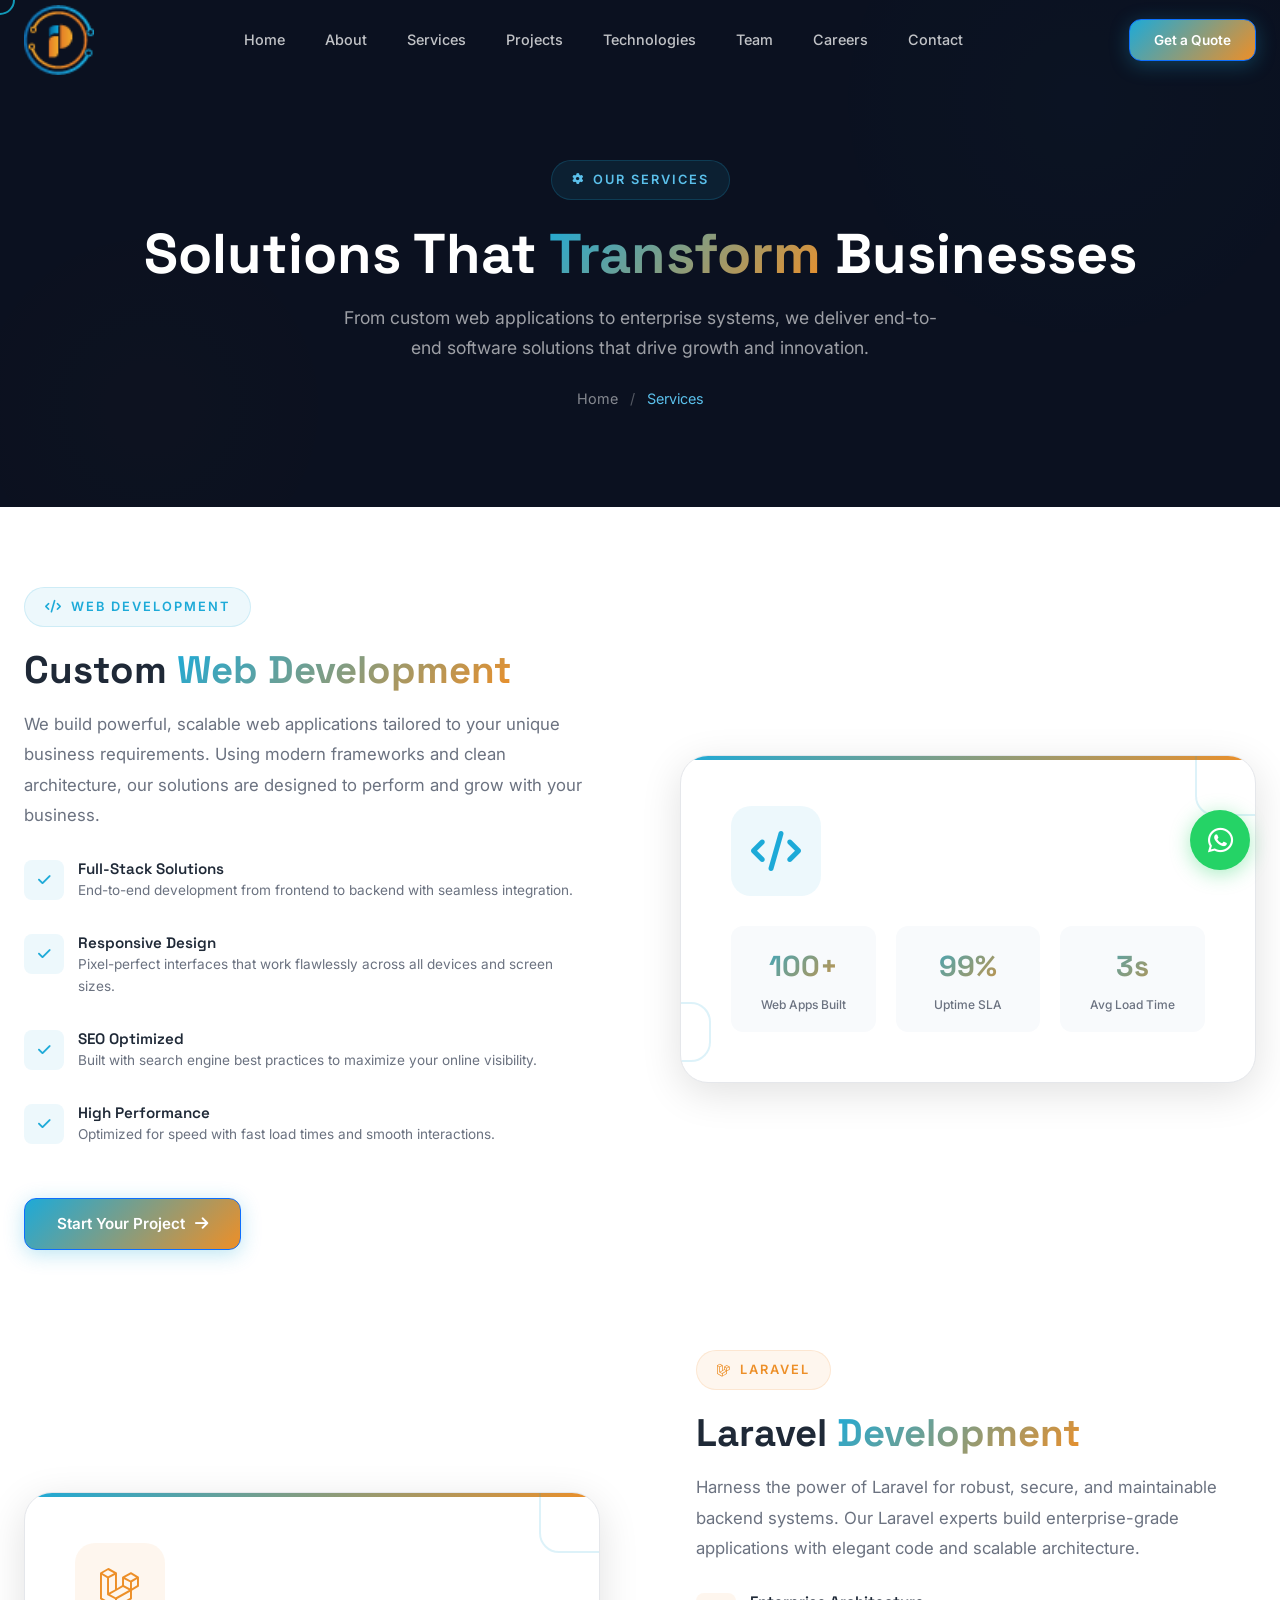
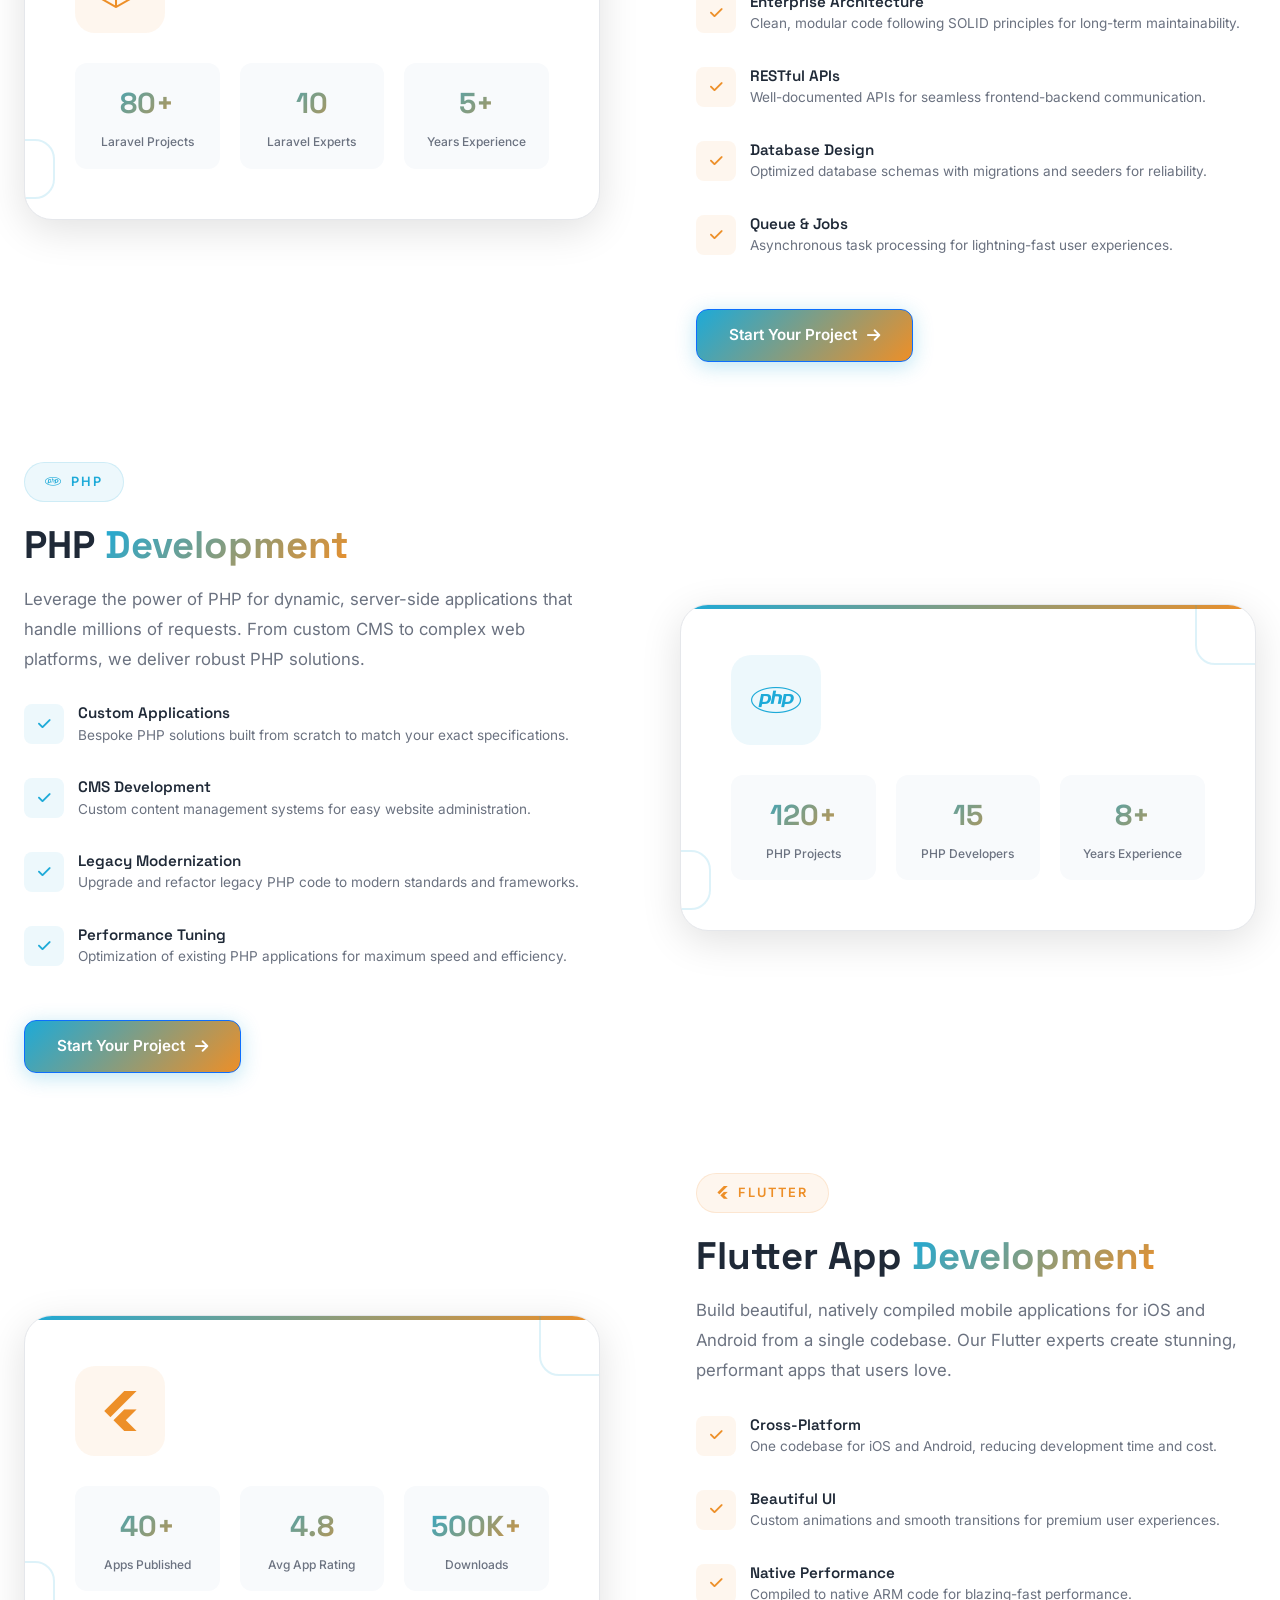
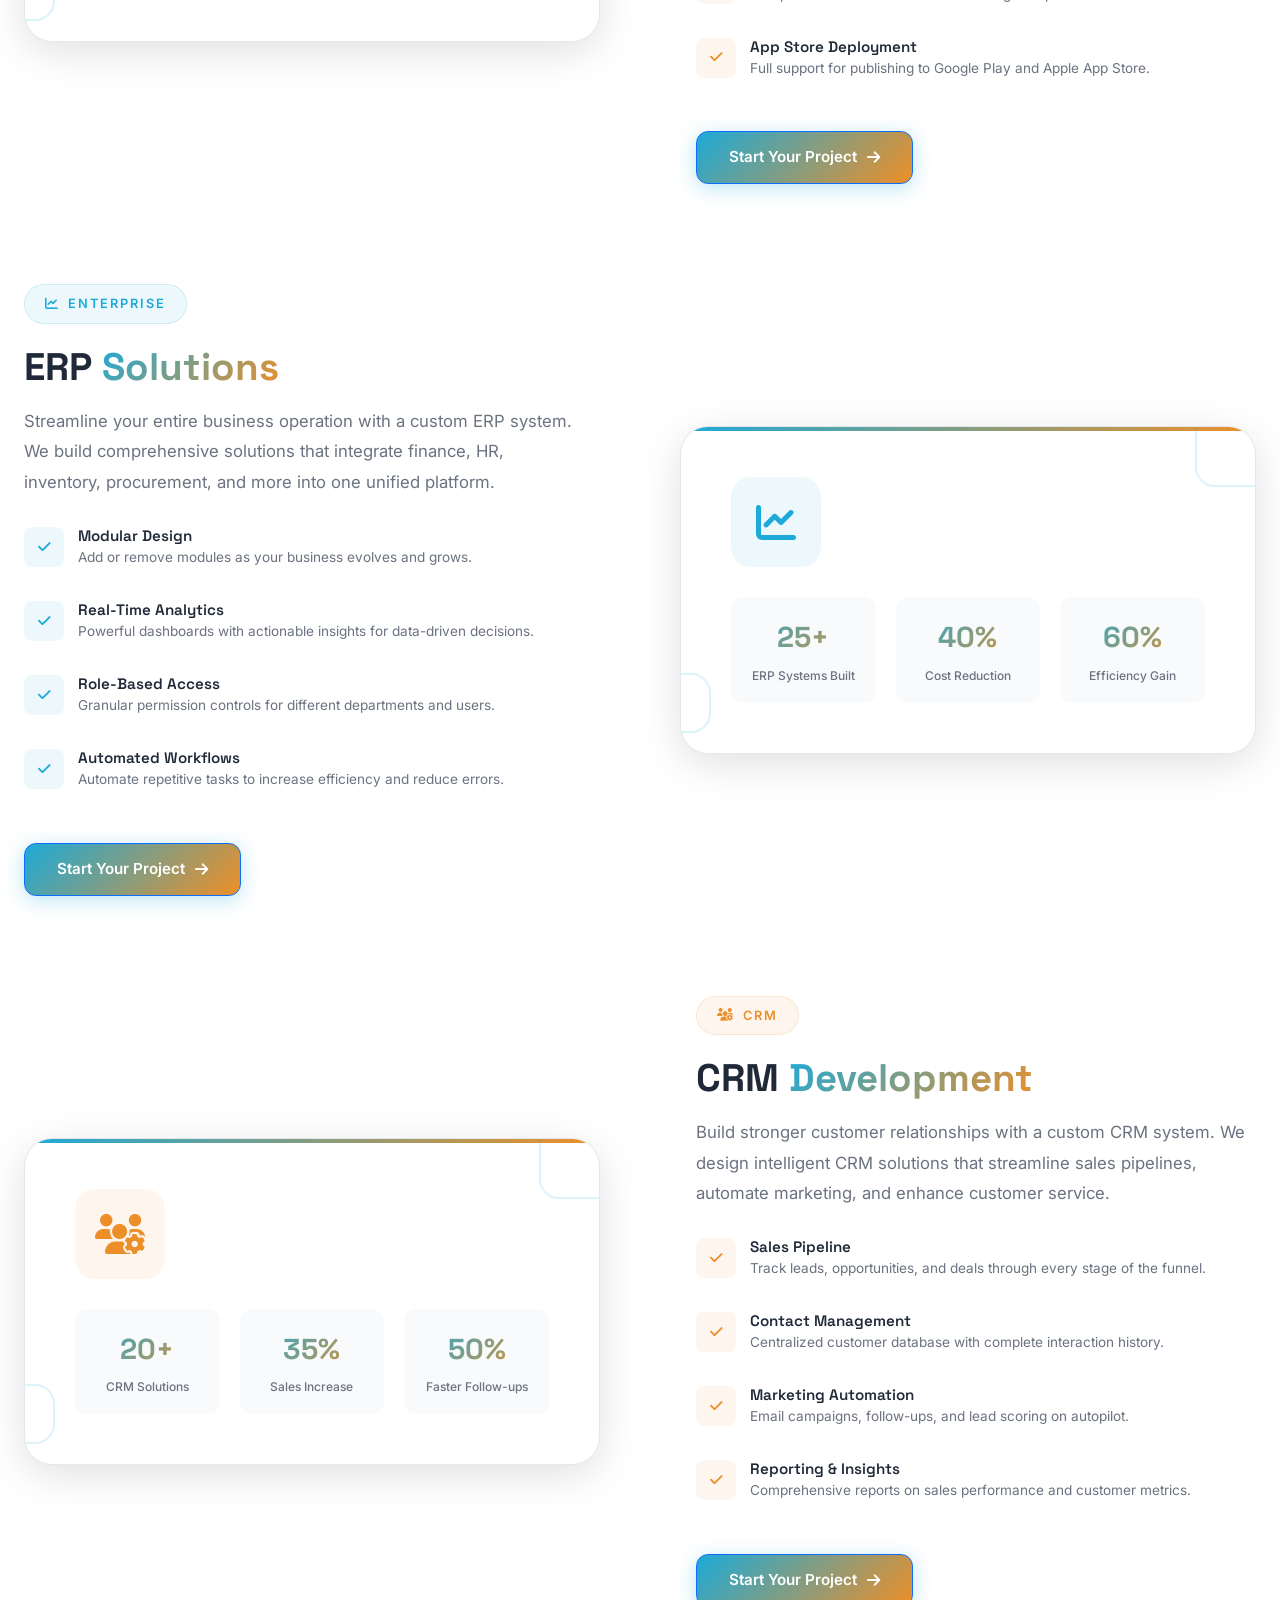
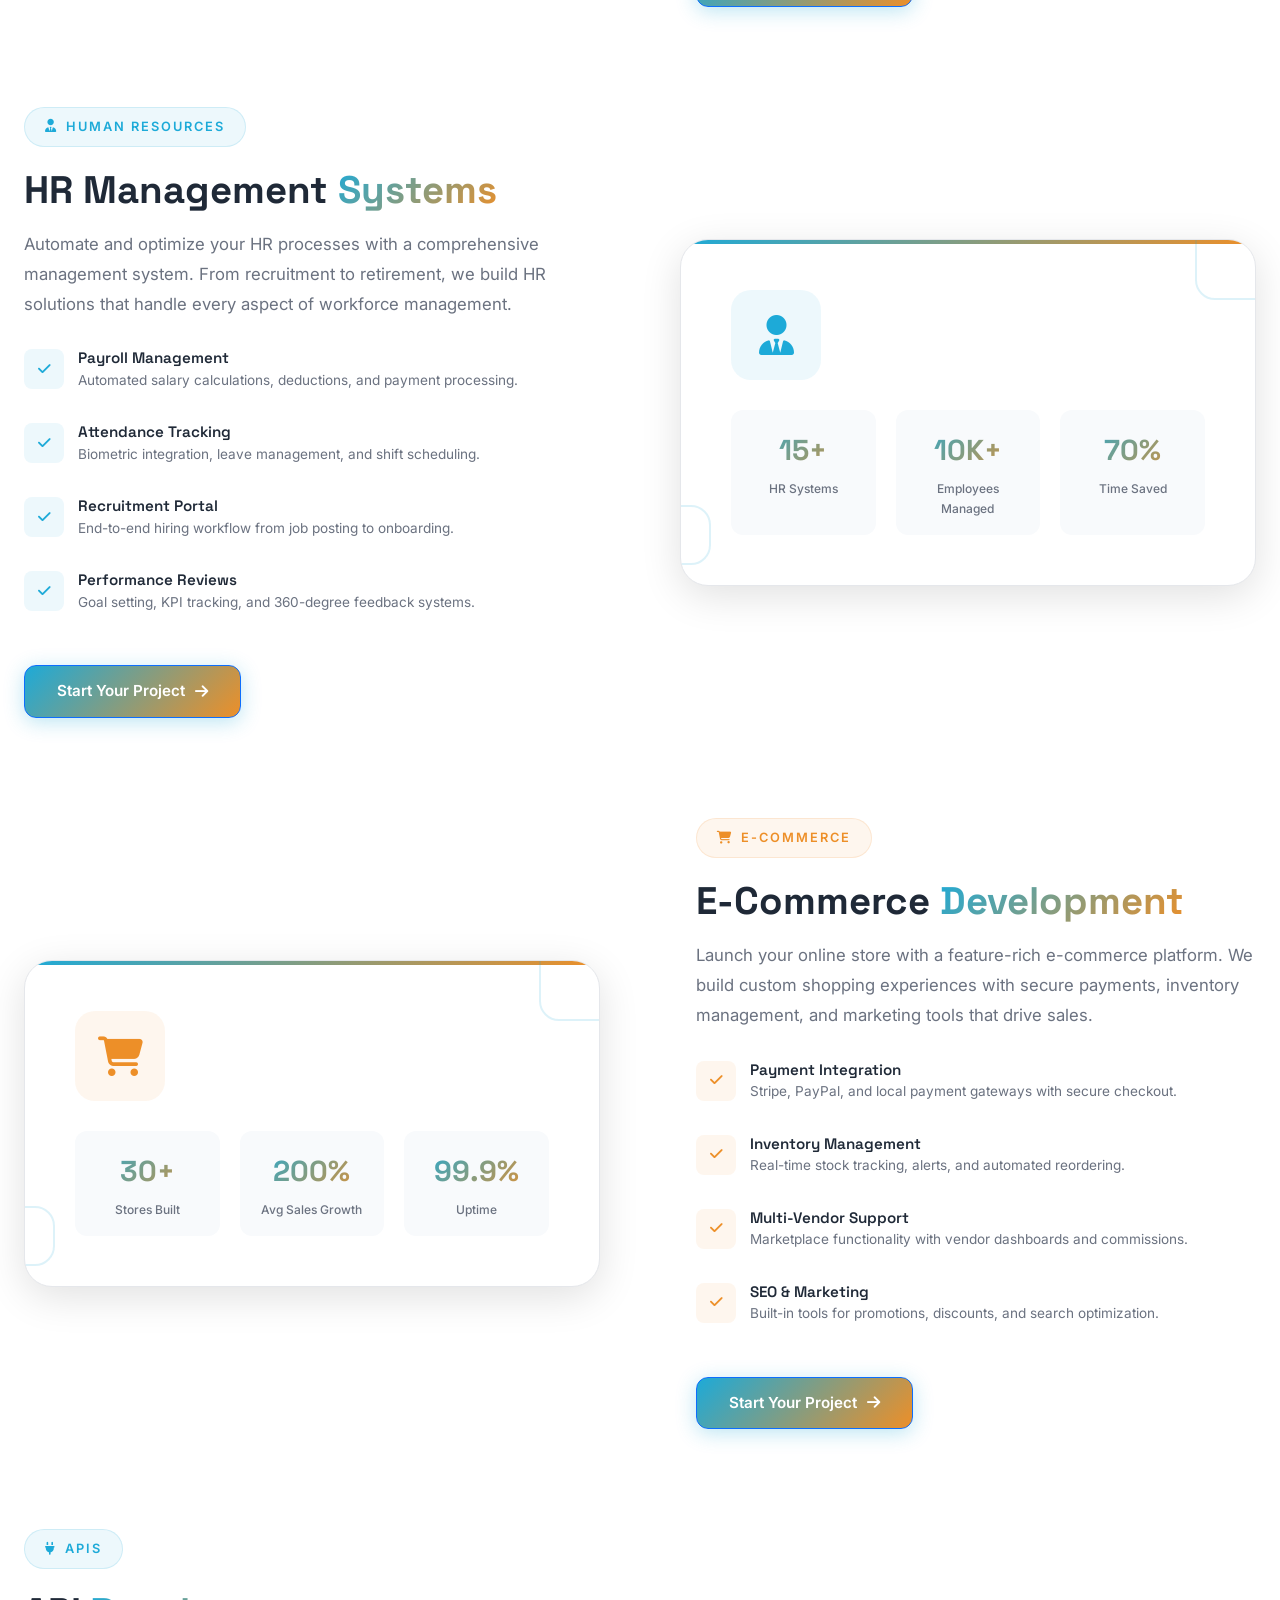
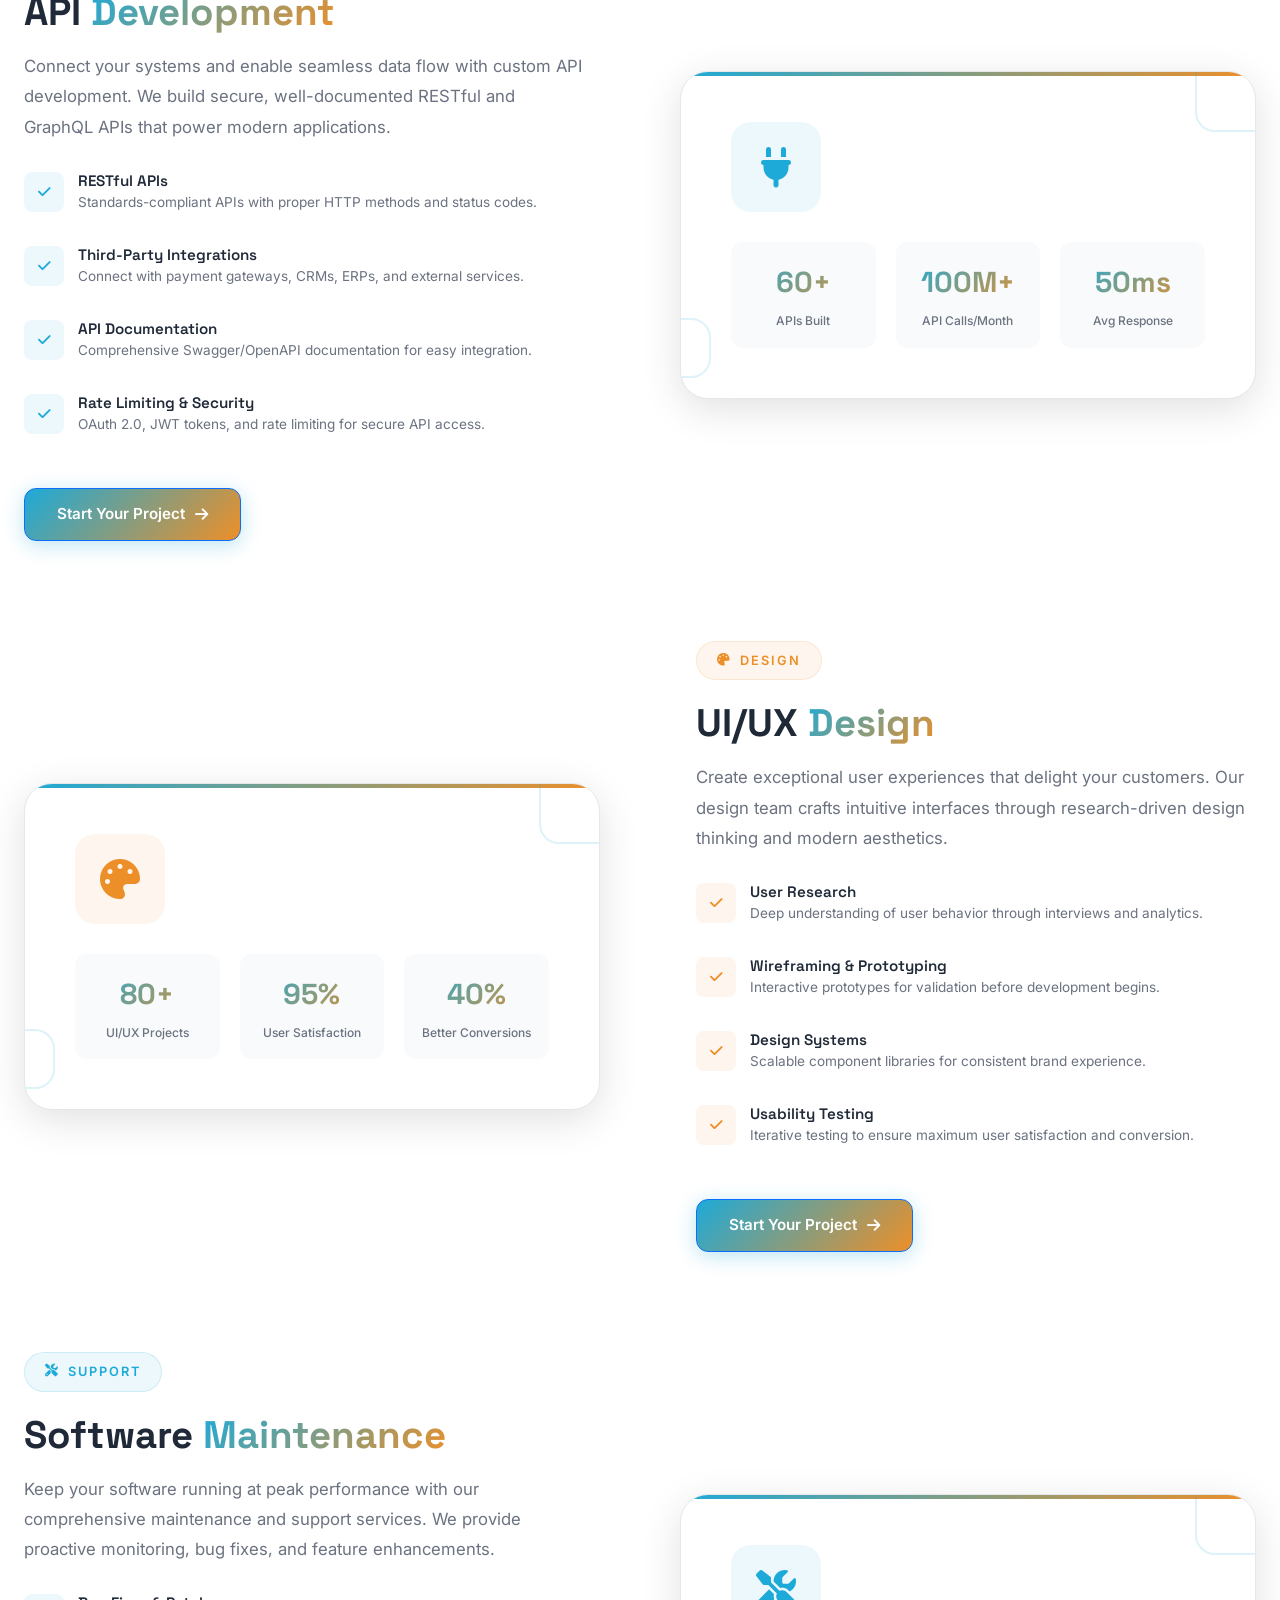
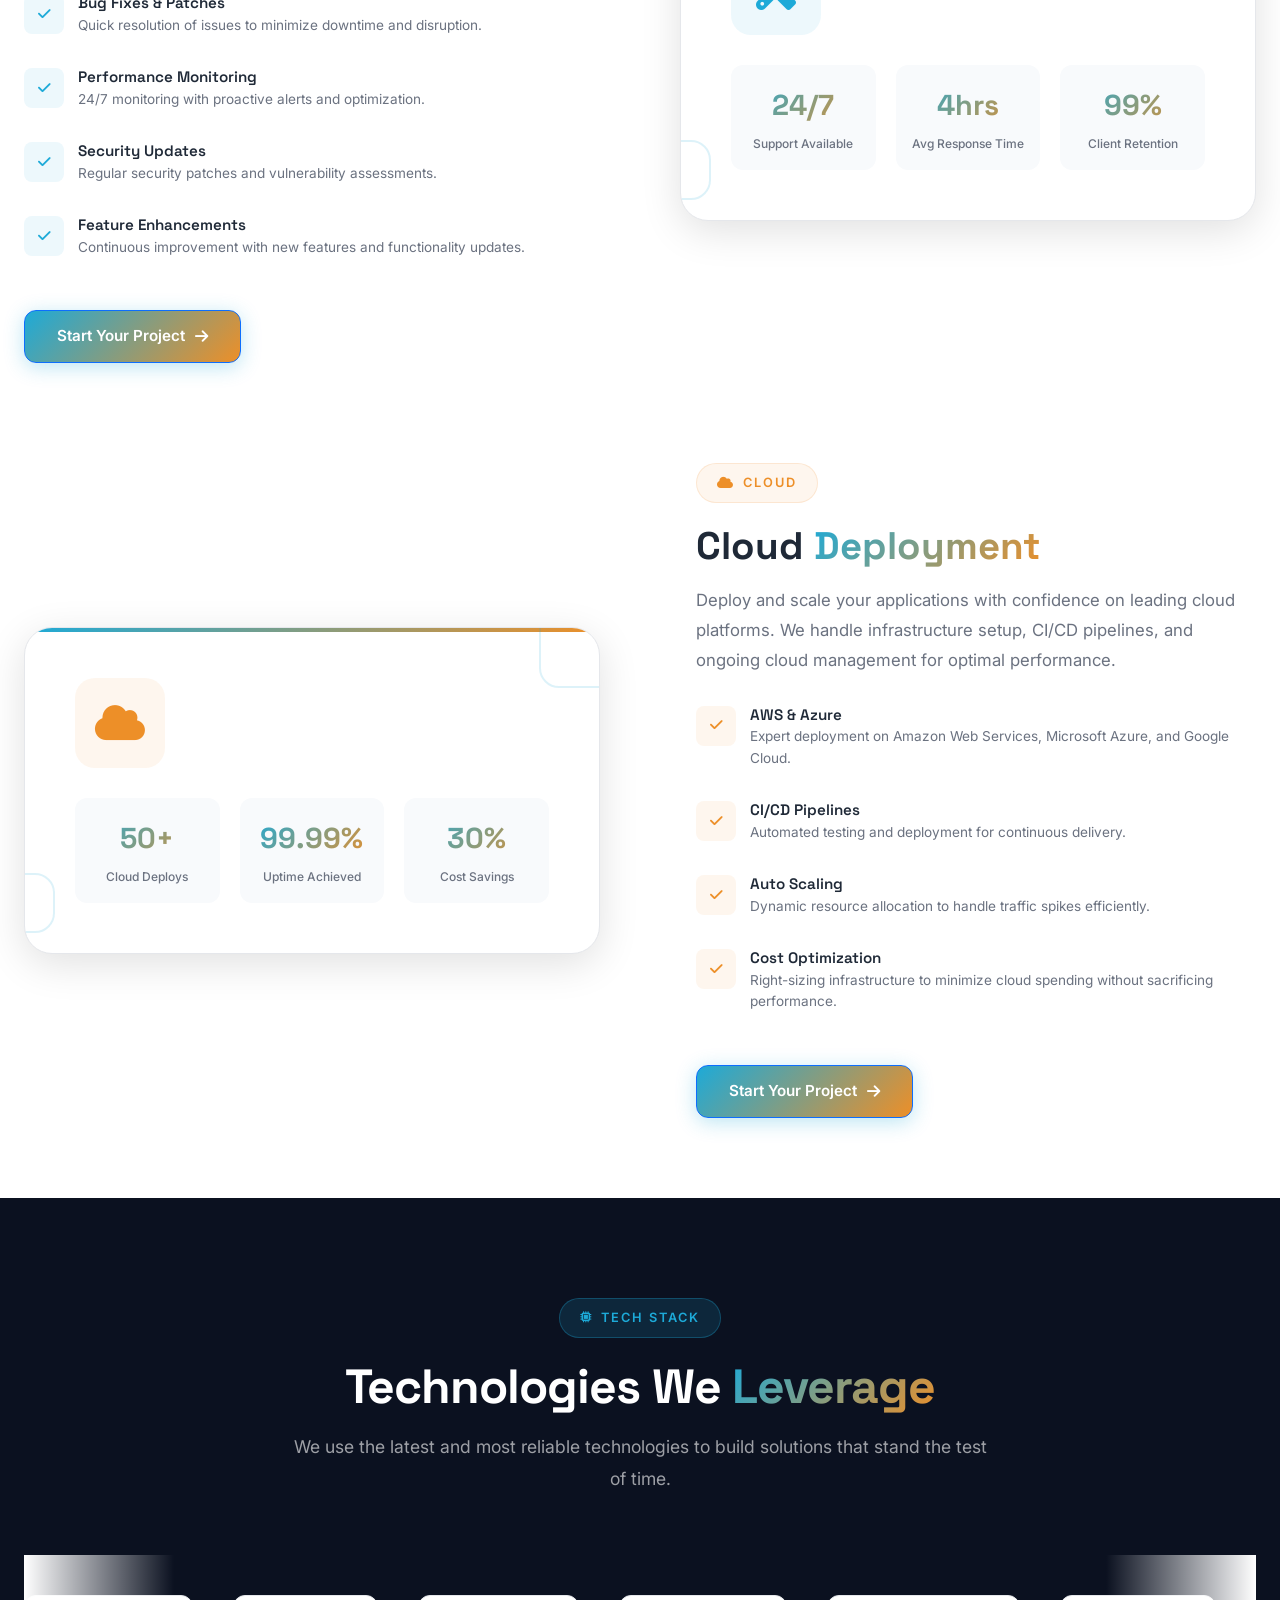
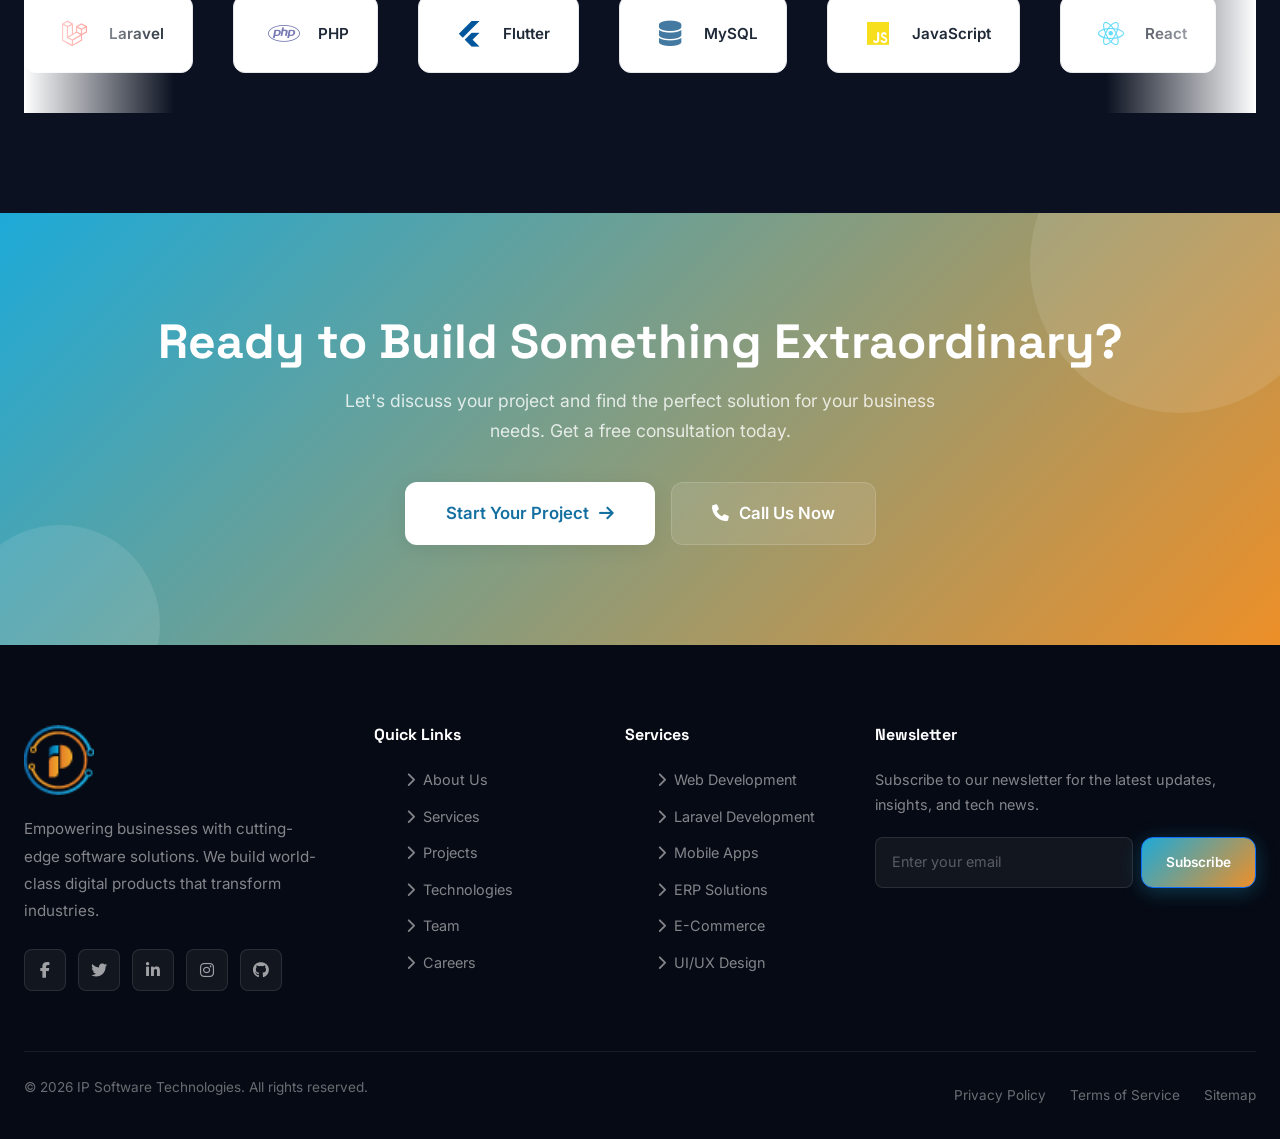
<file: frontend/services.html>
<!DOCTYPE html>
<html lang="en">
<head>
    <meta charset="UTF-8">
    <meta name="viewport" content="width=device-width, initial-scale=1.0">
    <meta name="description" content="IP Software Technologies - Our Services. Custom web development, Laravel, PHP, Flutter apps, ERP, CRM, e-commerce, API development, UI/UX design, and more.">
    <meta name="keywords" content="web development services, laravel development, php development, flutter app, ERP solutions, CRM development, e-commerce, API development, UI/UX design">
    <meta name="author" content="IP Software Technologies">
    <meta name="robots" content="index, follow">

    <meta property="og:type" content="website">
    <meta property="og:title" content="Our Services | IP Software Technologies">
    <meta property="og:description" content="Comprehensive software development services - from web apps to mobile apps, ERP systems to cloud deployment.">
    <meta property="og:image" content="assets/images/og-image.jpg">

    <title>Our Services | IP Software Technologies</title>

    <link rel="icon" type="image/png" href="assets/images/favicon.png">

    <link rel="preconnect" href="https://fonts.googleapis.com">
    <link rel="preconnect" href="https://fonts.gstatic.com" crossorigin>

    <link href="https://cdn.jsdelivr.net/npm/bootstrap@5.3.2/dist/css/bootstrap.min.css" rel="stylesheet">
    <link rel="stylesheet" href="https://cdnjs.cloudflare.com/ajax/libs/font-awesome/6.5.1/css/all.min.css">

    <link rel="stylesheet" href="css/style.css">
    <link rel="stylesheet" href="css/animations.css">
    <link rel="stylesheet" href="css/responsive.css">

    <style>
        .service-detail-section {
            padding: 80px 0;
            position: relative;
        }

        .service-detail-row {
            display: grid;
            grid-template-columns: 1fr 1fr;
            gap: 80px;
            align-items: center;
            margin-bottom: 100px;
        }

        .service-detail-row:last-child {
            margin-bottom: 0;
        }

        .service-detail-row.reverse {
            direction: rtl;
        }

        .service-detail-row.reverse > * {
            direction: ltr;
        }

        .service-detail-content {
            max-width: 560px;
        }

        .service-detail-badge {
            display: inline-flex;
            align-items: center;
            gap: 8px;
            padding: 8px 20px;
            border-radius: 50px;
            font-size: 0.8rem;
            font-weight: 600;
            text-transform: uppercase;
            letter-spacing: 2px;
            margin-bottom: 20px;
        }

        .service-detail-badge.blue {
            background: rgba(29, 170, 216, 0.08);
            border: 1px solid rgba(29, 170, 216, 0.15);
            color: var(--primary);
        }

        .service-detail-badge.orange {
            background: rgba(237, 143, 40, 0.08);
            border: 1px solid rgba(237, 143, 40, 0.15);
            color: var(--secondary);
        }

        .service-detail-title {
            font-size: clamp(1.8rem, 3vw, 2.4rem);
            font-weight: 800;
            margin-bottom: 16px;
            line-height: 1.2;
        }

        .service-detail-desc {
            font-size: 1.05rem;
            color: var(--text-light);
            line-height: 1.8;
            margin-bottom: 30px;
        }

        .service-features-list {
            display: flex;
            flex-direction: column;
            gap: 16px;
            margin-bottom: 36px;
        }

        .service-feature-item {
            display: flex;
            align-items: flex-start;
            gap: 14px;
        }

        .service-feature-icon {
            width: 40px;
            height: 40px;
            border-radius: var(--radius-sm);
            display: flex;
            align-items: center;
            justify-content: center;
            font-size: 0.9rem;
            flex-shrink: 0;
        }

        .service-feature-icon.blue {
            background: rgba(29, 170, 216, 0.08);
            color: var(--primary);
        }

        .service-feature-icon.orange {
            background: rgba(237, 143, 40, 0.08);
            color: var(--secondary);
        }

        .service-feature-text h5 {
            font-size: 0.95rem;
            font-weight: 600;
            margin-bottom: 2px;
        }

        .service-feature-text p {
            font-size: 0.85rem;
            color: var(--text-light);
            line-height: 1.6;
        }

        .service-detail-visual {
            position: relative;
        }

        .service-visual-card {
            background: var(--white);
            border: 1px solid var(--border);
            border-radius: var(--radius-xl);
            padding: 50px;
            position: relative;
            overflow: hidden;
            box-shadow: var(--shadow-lg);
        }

        .service-visual-card::before {
            content: '';
            position: absolute;
            top: 0;
            left: 0;
            right: 0;
            height: 4px;
            background: var(--gradient-primary);
        }

        .service-visual-icon {
            width: 90px;
            height: 90px;
            border-radius: var(--radius-lg);
            display: flex;
            align-items: center;
            justify-content: center;
            font-size: 2.5rem;
            margin-bottom: 30px;
        }

        .service-visual-icon.blue {
            background: rgba(29, 170, 216, 0.08);
            color: var(--primary);
        }

        .service-visual-icon.orange {
            background: rgba(237, 143, 40, 0.08);
            color: var(--secondary);
        }

        .service-visual-stats {
            display: grid;
            grid-template-columns: repeat(3, 1fr);
            gap: 20px;
        }

        .service-visual-stat {
            text-align: center;
            padding: 16px;
            background: var(--background);
            border-radius: var(--radius-md);
        }

        .service-visual-stat-number {
            font-family: var(--font-heading);
            font-size: 1.8rem;
            font-weight: 800;
            background: var(--gradient-primary);
            -webkit-background-clip: text;
            -webkit-text-fill-color: transparent;
            background-clip: text;
            margin-bottom: 4px;
        }

        .service-visual-stat-label {
            font-size: 0.75rem;
            color: var(--text-light);
            font-weight: 500;
        }

        .service-floating-shape {
            position: absolute;
            border: 2px solid rgba(29, 170, 216, 0.15);
            border-radius: var(--radius-lg);
            animation: float 8s ease-in-out infinite;
        }

        .service-floating-shape-1 {
            width: 80px;
            height: 80px;
            top: -20px;
            right: -20px;
        }

        .service-floating-shape-2 {
            width: 60px;
            height: 60px;
            bottom: 20px;
            left: -30px;
            animation-delay: 3s;
        }

        .service-alt-card {
            background: var(--white);
            border: 1px solid var(--border);
            border-radius: var(--radius-xl);
            padding: 50px;
            position: relative;
            overflow: hidden;
            box-shadow: var(--shadow-lg);
        }

        .service-alt-card .service-alt-grid {
            display: grid;
            grid-template-columns: repeat(2, 1fr);
            gap: 24px;
        }

        .service-alt-item {
            padding: 24px;
            background: var(--background);
            border-radius: var(--radius-md);
            border: 1px solid var(--border);
            transition: var(--transition-smooth);
        }

        .service-alt-item:hover {
            border-color: var(--primary);
            transform: translateY(-3px);
            box-shadow: var(--shadow-md);
        }

        .service-alt-item i {
            font-size: 1.5rem;
            margin-bottom: 12px;
        }

        .service-alt-item h5 {
            font-size: 0.95rem;
            font-weight: 600;
            margin-bottom: 6px;
        }

        .service-alt-item p {
            font-size: 0.8rem;
            color: var(--text-light);
            line-height: 1.6;
        }

        .service-divider {
            width: 100%;
            height: 1px;
            background: var(--border);
            margin: 0 0 100px;
        }

        .cta-section {
            background: var(--gradient-primary);
            position: relative;
            overflow: hidden;
        }
    </style>
</head>
<body class="loading">

    <!-- Page Loader -->
    <div class="page-loader">
        <div class="loader-logo">IP <span>Software</span></div>
        <div class="loader-bar"></div>
    </div>

    <!-- Scroll Progress -->
    <div class="scroll-progress"></div>

    <!-- Cursor Follower -->
    <div class="cursor-follower"></div>

    <!-- ========== HEADER ========== -->
    <header class="header transparent">
        <div class="container">
            <a href="index.html" class="logo">
                <img src="images/logo.png" alt="IP Software Technologies" class="logo-img">
            </a>

            <nav class="nav-menu">
                <a href="index.html" class="nav-link">Home</a>
                <a href="about.html" class="nav-link">About</a>
                <a href="services.html" class="nav-link active">Services</a>
                <a href="projects.html" class="nav-link">Projects</a>
                <a href="technologies.html" class="nav-link">Technologies</a>
                <a href="team.html" class="nav-link">Team</a>
                <a href="careers.html" class="nav-link">Careers</a>
                <a href="contact.html" class="nav-link">Contact</a>
            </nav>

            <a href="contact.html" class="btn btn-primary btn-sm nav-cta">Get a Quote</a>

            <div class="hamburger">
                <span></span>
                <span></span>
                <span></span>
            </div>
        </div>
    </header>

    <!-- Mobile Menu -->
    <div class="mobile-menu">
        <a href="index.html" class="nav-link">Home</a>
        <a href="about.html" class="nav-link">About</a>
        <a href="services.html" class="nav-link active">Services</a>
        <a href="projects.html" class="nav-link">Projects</a>
        <a href="technologies.html" class="nav-link">Technologies</a>
        <a href="team.html" class="nav-link">Team</a>
        <a href="careers.html" class="nav-link">Careers</a>
        <a href="contact.html" class="nav-link">Contact</a>
        <a href="contact.html" class="btn btn-primary" style="margin-top: 20px;">Get a Quote</a>
    </div>

    <!-- ========== PAGE HERO ========== -->
    <section class="page-hero">
        <div class="hero-mesh">
            <div class="mesh-gradient-1"></div>
            <div class="mesh-gradient-2"></div>
        </div>
        <div class="container">
            <div class="page-hero-content">
                <div class="section-badge reveal" style="background: rgba(29, 170, 216, 0.1); border-color: rgba(29, 170, 216, 0.2); color: var(--primary-light);">
                    <i class="fas fa-cog"></i> Our Services
                </div>
                <h1 class="page-hero-title reveal">
                    Solutions That <span class="gradient-text">Transform</span> Businesses
                </h1>
                <p class="page-hero-desc reveal">
                    From custom web applications to enterprise systems, we deliver end-to-end software solutions that drive growth and innovation.
                </p>
                <div class="breadcrumb reveal">
                    <a href="index.html">Home</a>
                    <span>/</span>
                    <span class="current">Services</span>
                </div>
            </div>
        </div>
    </section>

    <!-- ========== SERVICE 1: Custom Web Development ========== -->
    <section class="service-detail-section">
        <div class="container">
            <div class="service-detail-row">
                <div class="service-detail-content reveal-left">
                    <div class="service-detail-badge blue">
                        <i class="fas fa-code"></i> Web Development
                    </div>
                    <h2 class="service-detail-title">Custom <span class="gradient-text">Web Development</span></h2>
                    <p class="service-detail-desc">
                        We build powerful, scalable web applications tailored to your unique business requirements. Using modern frameworks and clean architecture, our solutions are designed to perform and grow with your business.
                    </p>
                    <div class="service-features-list">
                        <div class="service-feature-item">
                            <div class="service-feature-icon blue"><i class="fas fa-check"></i></div>
                            <div class="service-feature-text">
                                <h5>Full-Stack Solutions</h5>
                                <p>End-to-end development from frontend to backend with seamless integration.</p>
                            </div>
                        </div>
                        <div class="service-feature-item">
                            <div class="service-feature-icon blue"><i class="fas fa-check"></i></div>
                            <div class="service-feature-text">
                                <h5>Responsive Design</h5>
                                <p>Pixel-perfect interfaces that work flawlessly across all devices and screen sizes.</p>
                            </div>
                        </div>
                        <div class="service-feature-item">
                            <div class="service-feature-icon blue"><i class="fas fa-check"></i></div>
                            <div class="service-feature-text">
                                <h5>SEO Optimized</h5>
                                <p>Built with search engine best practices to maximize your online visibility.</p>
                            </div>
                        </div>
                        <div class="service-feature-item">
                            <div class="service-feature-icon blue"><i class="fas fa-check"></i></div>
                            <div class="service-feature-text">
                                <h5>High Performance</h5>
                                <p>Optimized for speed with fast load times and smooth interactions.</p>
                            </div>
                        </div>
                    </div>
                    <a href="contact.html" class="btn btn-primary">
                        Start Your Project <i class="fas fa-arrow-right"></i>
                    </a>
                </div>
                <div class="service-detail-visual reveal-right">
                    <div class="service-visual-card">
                        <div class="service-floating-shape service-floating-shape-1"></div>
                        <div class="service-floating-shape service-floating-shape-2"></div>
                        <div class="service-visual-icon blue"><i class="fas fa-code"></i></div>
                        <div class="service-visual-stats">
                            <div class="service-visual-stat">
                                <div class="service-visual-stat-number">100+</div>
                                <div class="service-visual-stat-label">Web Apps Built</div>
                            </div>
                            <div class="service-visual-stat">
                                <div class="service-visual-stat-number">99%</div>
                                <div class="service-visual-stat-label">Uptime SLA</div>
                            </div>
                            <div class="service-visual-stat">
                                <div class="service-visual-stat-number">3s</div>
                                <div class="service-visual-stat-label">Avg Load Time</div>
                            </div>
                        </div>
                    </div>
                </div>
            </div>

            <!-- ========== SERVICE 2: Laravel Development ========== -->
            <div class="service-detail-row reverse">
                <div class="service-detail-content reveal-right">
                    <div class="service-detail-badge orange">
                        <i class="fab fa-laravel"></i> Laravel
                    </div>
                    <h2 class="service-detail-title">Laravel <span class="gradient-text">Development</span></h2>
                    <p class="service-detail-desc">
                        Harness the power of Laravel for robust, secure, and maintainable backend systems. Our Laravel experts build enterprise-grade applications with elegant code and scalable architecture.
                    </p>
                    <div class="service-features-list">
                        <div class="service-feature-item">
                            <div class="service-feature-icon orange"><i class="fas fa-check"></i></div>
                            <div class="service-feature-text">
                                <h5>Enterprise Architecture</h5>
                                <p>Clean, modular code following SOLID principles for long-term maintainability.</p>
                            </div>
                        </div>
                        <div class="service-feature-item">
                            <div class="service-feature-icon orange"><i class="fas fa-check"></i></div>
                            <div class="service-feature-text">
                                <h5>RESTful APIs</h5>
                                <p>Well-documented APIs for seamless frontend-backend communication.</p>
                            </div>
                        </div>
                        <div class="service-feature-item">
                            <div class="service-feature-icon orange"><i class="fas fa-check"></i></div>
                            <div class="service-feature-text">
                                <h5>Database Design</h5>
                                <p>Optimized database schemas with migrations and seeders for reliability.</p>
                            </div>
                        </div>
                        <div class="service-feature-item">
                            <div class="service-feature-icon orange"><i class="fas fa-check"></i></div>
                            <div class="service-feature-text">
                                <h5>Queue & Jobs</h5>
                                <p>Asynchronous task processing for lightning-fast user experiences.</p>
                            </div>
                        </div>
                    </div>
                    <a href="contact.html" class="btn btn-primary">
                        Start Your Project <i class="fas fa-arrow-right"></i>
                    </a>
                </div>
                <div class="service-detail-visual reveal-left">
                    <div class="service-visual-card">
                        <div class="service-floating-shape service-floating-shape-1"></div>
                        <div class="service-floating-shape service-floating-shape-2"></div>
                        <div class="service-visual-icon orange"><i class="fab fa-laravel"></i></div>
                        <div class="service-visual-stats">
                            <div class="service-visual-stat">
                                <div class="service-visual-stat-number">80+</div>
                                <div class="service-visual-stat-label">Laravel Projects</div>
                            </div>
                            <div class="service-visual-stat">
                                <div class="service-visual-stat-number">10</div>
                                <div class="service-visual-stat-label">Laravel Experts</div>
                            </div>
                            <div class="service-visual-stat">
                                <div class="service-visual-stat-number">5+</div>
                                <div class="service-visual-stat-label">Years Experience</div>
                            </div>
                        </div>
                    </div>
                </div>
            </div>

            <!-- ========== SERVICE 3: PHP Development ========== -->
            <div class="service-detail-row">
                <div class="service-detail-content reveal-left">
                    <div class="service-detail-badge blue">
                        <i class="fab fa-php"></i> PHP
                    </div>
                    <h2 class="service-detail-title">PHP <span class="gradient-text">Development</span></h2>
                    <p class="service-detail-desc">
                        Leverage the power of PHP for dynamic, server-side applications that handle millions of requests. From custom CMS to complex web platforms, we deliver robust PHP solutions.
                    </p>
                    <div class="service-features-list">
                        <div class="service-feature-item">
                            <div class="service-feature-icon blue"><i class="fas fa-check"></i></div>
                            <div class="service-feature-text">
                                <h5>Custom Applications</h5>
                                <p>Bespoke PHP solutions built from scratch to match your exact specifications.</p>
                            </div>
                        </div>
                        <div class="service-feature-item">
                            <div class="service-feature-icon blue"><i class="fas fa-check"></i></div>
                            <div class="service-feature-text">
                                <h5>CMS Development</h5>
                                <p>Custom content management systems for easy website administration.</p>
                            </div>
                        </div>
                        <div class="service-feature-item">
                            <div class="service-feature-icon blue"><i class="fas fa-check"></i></div>
                            <div class="service-feature-text">
                                <h5>Legacy Modernization</h5>
                                <p>Upgrade and refactor legacy PHP code to modern standards and frameworks.</p>
                            </div>
                        </div>
                        <div class="service-feature-item">
                            <div class="service-feature-icon blue"><i class="fas fa-check"></i></div>
                            <div class="service-feature-text">
                                <h5>Performance Tuning</h5>
                                <p>Optimization of existing PHP applications for maximum speed and efficiency.</p>
                            </div>
                        </div>
                    </div>
                    <a href="contact.html" class="btn btn-primary">
                        Start Your Project <i class="fas fa-arrow-right"></i>
                    </a>
                </div>
                <div class="service-detail-visual reveal-right">
                    <div class="service-visual-card">
                        <div class="service-floating-shape service-floating-shape-1"></div>
                        <div class="service-floating-shape service-floating-shape-2"></div>
                        <div class="service-visual-icon blue"><i class="fab fa-php"></i></div>
                        <div class="service-visual-stats">
                            <div class="service-visual-stat">
                                <div class="service-visual-stat-number">120+</div>
                                <div class="service-visual-stat-label">PHP Projects</div>
                            </div>
                            <div class="service-visual-stat">
                                <div class="service-visual-stat-number">15</div>
                                <div class="service-visual-stat-label">PHP Developers</div>
                            </div>
                            <div class="service-visual-stat">
                                <div class="service-visual-stat-number">8+</div>
                                <div class="service-visual-stat-label">Years Experience</div>
                            </div>
                        </div>
                    </div>
                </div>
            </div>

            <!-- ========== SERVICE 4: Flutter App Development ========== -->
            <div class="service-detail-row reverse">
                <div class="service-detail-content reveal-right">
                    <div class="service-detail-badge orange">
                        <i class="fab fa-flutter"></i> Flutter
                    </div>
                    <h2 class="service-detail-title">Flutter App <span class="gradient-text">Development</span></h2>
                    <p class="service-detail-desc">
                        Build beautiful, natively compiled mobile applications for iOS and Android from a single codebase. Our Flutter experts create stunning, performant apps that users love.
                    </p>
                    <div class="service-features-list">
                        <div class="service-feature-item">
                            <div class="service-feature-icon orange"><i class="fas fa-check"></i></div>
                            <div class="service-feature-text">
                                <h5>Cross-Platform</h5>
                                <p>One codebase for iOS and Android, reducing development time and cost.</p>
                            </div>
                        </div>
                        <div class="service-feature-item">
                            <div class="service-feature-icon orange"><i class="fas fa-check"></i></div>
                            <div class="service-feature-text">
                                <h5>Beautiful UI</h5>
                                <p>Custom animations and smooth transitions for premium user experiences.</p>
                            </div>
                        </div>
                        <div class="service-feature-item">
                            <div class="service-feature-icon orange"><i class="fas fa-check"></i></div>
                            <div class="service-feature-text">
                                <h5>Native Performance</h5>
                                <p>Compiled to native ARM code for blazing-fast performance.</p>
                            </div>
                        </div>
                        <div class="service-feature-item">
                            <div class="service-feature-icon orange"><i class="fas fa-check"></i></div>
                            <div class="service-feature-text">
                                <h5>App Store Deployment</h5>
                                <p>Full support for publishing to Google Play and Apple App Store.</p>
                            </div>
                        </div>
                    </div>
                    <a href="contact.html" class="btn btn-primary">
                        Start Your Project <i class="fas fa-arrow-right"></i>
                    </a>
                </div>
                <div class="service-detail-visual reveal-left">
                    <div class="service-visual-card">
                        <div class="service-floating-shape service-floating-shape-1"></div>
                        <div class="service-floating-shape service-floating-shape-2"></div>
                        <div class="service-visual-icon orange"><i class="fab fa-flutter"></i></div>
                        <div class="service-visual-stats">
                            <div class="service-visual-stat">
                                <div class="service-visual-stat-number">40+</div>
                                <div class="service-visual-stat-label">Apps Published</div>
                            </div>
                            <div class="service-visual-stat">
                                <div class="service-visual-stat-number">4.8</div>
                                <div class="service-visual-stat-label">Avg App Rating</div>
                            </div>
                            <div class="service-visual-stat">
                                <div class="service-visual-stat-number">500K+</div>
                                <div class="service-visual-stat-label">Downloads</div>
                            </div>
                        </div>
                    </div>
                </div>
            </div>

            <!-- ========== SERVICE 5: ERP Solutions ========== -->
            <div class="service-detail-row">
                <div class="service-detail-content reveal-left">
                    <div class="service-detail-badge blue">
                        <i class="fas fa-chart-line"></i> Enterprise
                    </div>
                    <h2 class="service-detail-title">ERP <span class="gradient-text">Solutions</span></h2>
                    <p class="service-detail-desc">
                        Streamline your entire business operation with a custom ERP system. We build comprehensive solutions that integrate finance, HR, inventory, procurement, and more into one unified platform.
                    </p>
                    <div class="service-features-list">
                        <div class="service-feature-item">
                            <div class="service-feature-icon blue"><i class="fas fa-check"></i></div>
                            <div class="service-feature-text">
                                <h5>Modular Design</h5>
                                <p>Add or remove modules as your business evolves and grows.</p>
                            </div>
                        </div>
                        <div class="service-feature-item">
                            <div class="service-feature-icon blue"><i class="fas fa-check"></i></div>
                            <div class="service-feature-text">
                                <h5>Real-Time Analytics</h5>
                                <p>Powerful dashboards with actionable insights for data-driven decisions.</p>
                            </div>
                        </div>
                        <div class="service-feature-item">
                            <div class="service-feature-icon blue"><i class="fas fa-check"></i></div>
                            <div class="service-feature-text">
                                <h5>Role-Based Access</h5>
                                <p>Granular permission controls for different departments and users.</p>
                            </div>
                        </div>
                        <div class="service-feature-item">
                            <div class="service-feature-icon blue"><i class="fas fa-check"></i></div>
                            <div class="service-feature-text">
                                <h5>Automated Workflows</h5>
                                <p>Automate repetitive tasks to increase efficiency and reduce errors.</p>
                            </div>
                        </div>
                    </div>
                    <a href="contact.html" class="btn btn-primary">
                        Start Your Project <i class="fas fa-arrow-right"></i>
                    </a>
                </div>
                <div class="service-detail-visual reveal-right">
                    <div class="service-visual-card">
                        <div class="service-floating-shape service-floating-shape-1"></div>
                        <div class="service-floating-shape service-floating-shape-2"></div>
                        <div class="service-visual-icon blue"><i class="fas fa-chart-line"></i></div>
                        <div class="service-visual-stats">
                            <div class="service-visual-stat">
                                <div class="service-visual-stat-number">25+</div>
                                <div class="service-visual-stat-label">ERP Systems Built</div>
                            </div>
                            <div class="service-visual-stat">
                                <div class="service-visual-stat-number">40%</div>
                                <div class="service-visual-stat-label">Cost Reduction</div>
                            </div>
                            <div class="service-visual-stat">
                                <div class="service-visual-stat-number">60%</div>
                                <div class="service-visual-stat-label">Efficiency Gain</div>
                            </div>
                        </div>
                    </div>
                </div>
            </div>

            <!-- ========== SERVICE 6: CRM Development ========== -->
            <div class="service-detail-row reverse">
                <div class="service-detail-content reveal-right">
                    <div class="service-detail-badge orange">
                        <i class="fas fa-users-cog"></i> CRM
                    </div>
                    <h2 class="service-detail-title">CRM <span class="gradient-text">Development</span></h2>
                    <p class="service-detail-desc">
                        Build stronger customer relationships with a custom CRM system. We design intelligent CRM solutions that streamline sales pipelines, automate marketing, and enhance customer service.
                    </p>
                    <div class="service-features-list">
                        <div class="service-feature-item">
                            <div class="service-feature-icon orange"><i class="fas fa-check"></i></div>
                            <div class="service-feature-text">
                                <h5>Sales Pipeline</h5>
                                <p>Track leads, opportunities, and deals through every stage of the funnel.</p>
                            </div>
                        </div>
                        <div class="service-feature-item">
                            <div class="service-feature-icon orange"><i class="fas fa-check"></i></div>
                            <div class="service-feature-text">
                                <h5>Contact Management</h5>
                                <p>Centralized customer database with complete interaction history.</p>
                            </div>
                        </div>
                        <div class="service-feature-item">
                            <div class="service-feature-icon orange"><i class="fas fa-check"></i></div>
                            <div class="service-feature-text">
                                <h5>Marketing Automation</h5>
                                <p>Email campaigns, follow-ups, and lead scoring on autopilot.</p>
                            </div>
                        </div>
                        <div class="service-feature-item">
                            <div class="service-feature-icon orange"><i class="fas fa-check"></i></div>
                            <div class="service-feature-text">
                                <h5>Reporting & Insights</h5>
                                <p>Comprehensive reports on sales performance and customer metrics.</p>
                            </div>
                        </div>
                    </div>
                    <a href="contact.html" class="btn btn-primary">
                        Start Your Project <i class="fas fa-arrow-right"></i>
                    </a>
                </div>
                <div class="service-detail-visual reveal-left">
                    <div class="service-visual-card">
                        <div class="service-floating-shape service-floating-shape-1"></div>
                        <div class="service-floating-shape service-floating-shape-2"></div>
                        <div class="service-visual-icon orange"><i class="fas fa-users-cog"></i></div>
                        <div class="service-visual-stats">
                            <div class="service-visual-stat">
                                <div class="service-visual-stat-number">20+</div>
                                <div class="service-visual-stat-label">CRM Solutions</div>
                            </div>
                            <div class="service-visual-stat">
                                <div class="service-visual-stat-number">35%</div>
                                <div class="service-visual-stat-label">Sales Increase</div>
                            </div>
                            <div class="service-visual-stat">
                                <div class="service-visual-stat-number">50%</div>
                                <div class="service-visual-stat-label">Faster Follow-ups</div>
                            </div>
                        </div>
                    </div>
                </div>
            </div>

            <!-- ========== SERVICE 7: HR Management Systems ========== -->
            <div class="service-detail-row">
                <div class="service-detail-content reveal-left">
                    <div class="service-detail-badge blue">
                        <i class="fas fa-user-tie"></i> Human Resources
                    </div>
                    <h2 class="service-detail-title">HR Management <span class="gradient-text">Systems</span></h2>
                    <p class="service-detail-desc">
                        Automate and optimize your HR processes with a comprehensive management system. From recruitment to retirement, we build HR solutions that handle every aspect of workforce management.
                    </p>
                    <div class="service-features-list">
                        <div class="service-feature-item">
                            <div class="service-feature-icon blue"><i class="fas fa-check"></i></div>
                            <div class="service-feature-text">
                                <h5>Payroll Management</h5>
                                <p>Automated salary calculations, deductions, and payment processing.</p>
                            </div>
                        </div>
                        <div class="service-feature-item">
                            <div class="service-feature-icon blue"><i class="fas fa-check"></i></div>
                            <div class="service-feature-text">
                                <h5>Attendance Tracking</h5>
                                <p>Biometric integration, leave management, and shift scheduling.</p>
                            </div>
                        </div>
                        <div class="service-feature-item">
                            <div class="service-feature-icon blue"><i class="fas fa-check"></i></div>
                            <div class="service-feature-text">
                                <h5>Recruitment Portal</h5>
                                <p>End-to-end hiring workflow from job posting to onboarding.</p>
                            </div>
                        </div>
                        <div class="service-feature-item">
                            <div class="service-feature-icon blue"><i class="fas fa-check"></i></div>
                            <div class="service-feature-text">
                                <h5>Performance Reviews</h5>
                                <p>Goal setting, KPI tracking, and 360-degree feedback systems.</p>
                            </div>
                        </div>
                    </div>
                    <a href="contact.html" class="btn btn-primary">
                        Start Your Project <i class="fas fa-arrow-right"></i>
                    </a>
                </div>
                <div class="service-detail-visual reveal-right">
                    <div class="service-visual-card">
                        <div class="service-floating-shape service-floating-shape-1"></div>
                        <div class="service-floating-shape service-floating-shape-2"></div>
                        <div class="service-visual-icon blue"><i class="fas fa-user-tie"></i></div>
                        <div class="service-visual-stats">
                            <div class="service-visual-stat">
                                <div class="service-visual-stat-number">15+</div>
                                <div class="service-visual-stat-label">HR Systems</div>
                            </div>
                            <div class="service-visual-stat">
                                <div class="service-visual-stat-number">10K+</div>
                                <div class="service-visual-stat-label">Employees Managed</div>
                            </div>
                            <div class="service-visual-stat">
                                <div class="service-visual-stat-number">70%</div>
                                <div class="service-visual-stat-label">Time Saved</div>
                            </div>
                        </div>
                    </div>
                </div>
            </div>

            <!-- ========== SERVICE 8: E-Commerce Development ========== -->
            <div class="service-detail-row reverse">
                <div class="service-detail-content reveal-right">
                    <div class="service-detail-badge orange">
                        <i class="fas fa-shopping-cart"></i> E-Commerce
                    </div>
                    <h2 class="service-detail-title">E-Commerce <span class="gradient-text">Development</span></h2>
                    <p class="service-detail-desc">
                        Launch your online store with a feature-rich e-commerce platform. We build custom shopping experiences with secure payments, inventory management, and marketing tools that drive sales.
                    </p>
                    <div class="service-features-list">
                        <div class="service-feature-item">
                            <div class="service-feature-icon orange"><i class="fas fa-check"></i></div>
                            <div class="service-feature-text">
                                <h5>Payment Integration</h5>
                                <p>Stripe, PayPal, and local payment gateways with secure checkout.</p>
                            </div>
                        </div>
                        <div class="service-feature-item">
                            <div class="service-feature-icon orange"><i class="fas fa-check"></i></div>
                            <div class="service-feature-text">
                                <h5>Inventory Management</h5>
                                <p>Real-time stock tracking, alerts, and automated reordering.</p>
                            </div>
                        </div>
                        <div class="service-feature-item">
                            <div class="service-feature-icon orange"><i class="fas fa-check"></i></div>
                            <div class="service-feature-text">
                                <h5>Multi-Vendor Support</h5>
                                <p>Marketplace functionality with vendor dashboards and commissions.</p>
                            </div>
                        </div>
                        <div class="service-feature-item">
                            <div class="service-feature-icon orange"><i class="fas fa-check"></i></div>
                            <div class="service-feature-text">
                                <h5>SEO & Marketing</h5>
                                <p>Built-in tools for promotions, discounts, and search optimization.</p>
                            </div>
                        </div>
                    </div>
                    <a href="contact.html" class="btn btn-primary">
                        Start Your Project <i class="fas fa-arrow-right"></i>
                    </a>
                </div>
                <div class="service-detail-visual reveal-left">
                    <div class="service-visual-card">
                        <div class="service-floating-shape service-floating-shape-1"></div>
                        <div class="service-floating-shape service-floating-shape-2"></div>
                        <div class="service-visual-icon orange"><i class="fas fa-shopping-cart"></i></div>
                        <div class="service-visual-stats">
                            <div class="service-visual-stat">
                                <div class="service-visual-stat-number">30+</div>
                                <div class="service-visual-stat-label">Stores Built</div>
                            </div>
                            <div class="service-visual-stat">
                                <div class="service-visual-stat-number">200%</div>
                                <div class="service-visual-stat-label">Avg Sales Growth</div>
                            </div>
                            <div class="service-visual-stat">
                                <div class="service-visual-stat-number">99.9%</div>
                                <div class="service-visual-stat-label">Uptime</div>
                            </div>
                        </div>
                    </div>
                </div>
            </div>

            <!-- ========== SERVICE 9: API Development ========== -->
            <div class="service-detail-row">
                <div class="service-detail-content reveal-left">
                    <div class="service-detail-badge blue">
                        <i class="fas fa-plug"></i> APIs
                    </div>
                    <h2 class="service-detail-title">API <span class="gradient-text">Development</span></h2>
                    <p class="service-detail-desc">
                        Connect your systems and enable seamless data flow with custom API development. We build secure, well-documented RESTful and GraphQL APIs that power modern applications.
                    </p>
                    <div class="service-features-list">
                        <div class="service-feature-item">
                            <div class="service-feature-icon blue"><i class="fas fa-check"></i></div>
                            <div class="service-feature-text">
                                <h5>RESTful APIs</h5>
                                <p>Standards-compliant APIs with proper HTTP methods and status codes.</p>
                            </div>
                        </div>
                        <div class="service-feature-item">
                            <div class="service-feature-icon blue"><i class="fas fa-check"></i></div>
                            <div class="service-feature-text">
                                <h5>Third-Party Integrations</h5>
                                <p>Connect with payment gateways, CRMs, ERPs, and external services.</p>
                            </div>
                        </div>
                        <div class="service-feature-item">
                            <div class="service-feature-icon blue"><i class="fas fa-check"></i></div>
                            <div class="service-feature-text">
                                <h5>API Documentation</h5>
                                <p>Comprehensive Swagger/OpenAPI documentation for easy integration.</p>
                            </div>
                        </div>
                        <div class="service-feature-item">
                            <div class="service-feature-icon blue"><i class="fas fa-check"></i></div>
                            <div class="service-feature-text">
                                <h5>Rate Limiting & Security</h5>
                                <p>OAuth 2.0, JWT tokens, and rate limiting for secure API access.</p>
                            </div>
                        </div>
                    </div>
                    <a href="contact.html" class="btn btn-primary">
                        Start Your Project <i class="fas fa-arrow-right"></i>
                    </a>
                </div>
                <div class="service-detail-visual reveal-right">
                    <div class="service-visual-card">
                        <div class="service-floating-shape service-floating-shape-1"></div>
                        <div class="service-floating-shape service-floating-shape-2"></div>
                        <div class="service-visual-icon blue"><i class="fas fa-plug"></i></div>
                        <div class="service-visual-stats">
                            <div class="service-visual-stat">
                                <div class="service-visual-stat-number">60+</div>
                                <div class="service-visual-stat-label">APIs Built</div>
                            </div>
                            <div class="service-visual-stat">
                                <div class="service-visual-stat-number">100M+</div>
                                <div class="service-visual-stat-label">API Calls/Month</div>
                            </div>
                            <div class="service-visual-stat">
                                <div class="service-visual-stat-number">50ms</div>
                                <div class="service-visual-stat-label">Avg Response</div>
                            </div>
                        </div>
                    </div>
                </div>
            </div>

            <!-- ========== SERVICE 10: UI/UX Design ========== -->
            <div class="service-detail-row reverse">
                <div class="service-detail-content reveal-right">
                    <div class="service-detail-badge orange">
                        <i class="fas fa-palette"></i> Design
                    </div>
                    <h2 class="service-detail-title">UI/UX <span class="gradient-text">Design</span></h2>
                    <p class="service-detail-desc">
                        Create exceptional user experiences that delight your customers. Our design team crafts intuitive interfaces through research-driven design thinking and modern aesthetics.
                    </p>
                    <div class="service-features-list">
                        <div class="service-feature-item">
                            <div class="service-feature-icon orange"><i class="fas fa-check"></i></div>
                            <div class="service-feature-text">
                                <h5>User Research</h5>
                                <p>Deep understanding of user behavior through interviews and analytics.</p>
                            </div>
                        </div>
                        <div class="service-feature-item">
                            <div class="service-feature-icon orange"><i class="fas fa-check"></i></div>
                            <div class="service-feature-text">
                                <h5>Wireframing & Prototyping</h5>
                                <p>Interactive prototypes for validation before development begins.</p>
                            </div>
                        </div>
                        <div class="service-feature-item">
                            <div class="service-feature-icon orange"><i class="fas fa-check"></i></div>
                            <div class="service-feature-text">
                                <h5>Design Systems</h5>
                                <p>Scalable component libraries for consistent brand experience.</p>
                            </div>
                        </div>
                        <div class="service-feature-item">
                            <div class="service-feature-icon orange"><i class="fas fa-check"></i></div>
                            <div class="service-feature-text">
                                <h5>Usability Testing</h5>
                                <p>Iterative testing to ensure maximum user satisfaction and conversion.</p>
                            </div>
                        </div>
                    </div>
                    <a href="contact.html" class="btn btn-primary">
                        Start Your Project <i class="fas fa-arrow-right"></i>
                    </a>
                </div>
                <div class="service-detail-visual reveal-left">
                    <div class="service-visual-card">
                        <div class="service-floating-shape service-floating-shape-1"></div>
                        <div class="service-floating-shape service-floating-shape-2"></div>
                        <div class="service-visual-icon orange"><i class="fas fa-palette"></i></div>
                        <div class="service-visual-stats">
                            <div class="service-visual-stat">
                                <div class="service-visual-stat-number">80+</div>
                                <div class="service-visual-stat-label">UI/UX Projects</div>
                            </div>
                            <div class="service-visual-stat">
                                <div class="service-visual-stat-number">95%</div>
                                <div class="service-visual-stat-label">User Satisfaction</div>
                            </div>
                            <div class="service-visual-stat">
                                <div class="service-visual-stat-number">40%</div>
                                <div class="service-visual-stat-label">Better Conversions</div>
                            </div>
                        </div>
                    </div>
                </div>
            </div>

            <!-- ========== SERVICE 11: Software Maintenance ========== -->
            <div class="service-detail-row">
                <div class="service-detail-content reveal-left">
                    <div class="service-detail-badge blue">
                        <i class="fas fa-tools"></i> Support
                    </div>
                    <h2 class="service-detail-title">Software <span class="gradient-text">Maintenance</span></h2>
                    <p class="service-detail-desc">
                        Keep your software running at peak performance with our comprehensive maintenance and support services. We provide proactive monitoring, bug fixes, and feature enhancements.
                    </p>
                    <div class="service-features-list">
                        <div class="service-feature-item">
                            <div class="service-feature-icon blue"><i class="fas fa-check"></i></div>
                            <div class="service-feature-text">
                                <h5>Bug Fixes & Patches</h5>
                                <p>Quick resolution of issues to minimize downtime and disruption.</p>
                            </div>
                        </div>
                        <div class="service-feature-item">
                            <div class="service-feature-icon blue"><i class="fas fa-check"></i></div>
                            <div class="service-feature-text">
                                <h5>Performance Monitoring</h5>
                                <p>24/7 monitoring with proactive alerts and optimization.</p>
                            </div>
                        </div>
                        <div class="service-feature-item">
                            <div class="service-feature-icon blue"><i class="fas fa-check"></i></div>
                            <div class="service-feature-text">
                                <h5>Security Updates</h5>
                                <p>Regular security patches and vulnerability assessments.</p>
                            </div>
                        </div>
                        <div class="service-feature-item">
                            <div class="service-feature-icon blue"><i class="fas fa-check"></i></div>
                            <div class="service-feature-text">
                                <h5>Feature Enhancements</h5>
                                <p>Continuous improvement with new features and functionality updates.</p>
                            </div>
                        </div>
                    </div>
                    <a href="contact.html" class="btn btn-primary">
                        Start Your Project <i class="fas fa-arrow-right"></i>
                    </a>
                </div>
                <div class="service-detail-visual reveal-right">
                    <div class="service-visual-card">
                        <div class="service-floating-shape service-floating-shape-1"></div>
                        <div class="service-floating-shape service-floating-shape-2"></div>
                        <div class="service-visual-icon blue"><i class="fas fa-tools"></i></div>
                        <div class="service-visual-stats">
                            <div class="service-visual-stat">
                                <div class="service-visual-stat-number">24/7</div>
                                <div class="service-visual-stat-label">Support Available</div>
                            </div>
                            <div class="service-visual-stat">
                                <div class="service-visual-stat-number">4hrs</div>
                                <div class="service-visual-stat-label">Avg Response Time</div>
                            </div>
                            <div class="service-visual-stat">
                                <div class="service-visual-stat-number">99%</div>
                                <div class="service-visual-stat-label">Client Retention</div>
                            </div>
                        </div>
                    </div>
                </div>
            </div>

            <!-- ========== SERVICE 12: Cloud Deployment ========== -->
            <div class="service-detail-row reverse">
                <div class="service-detail-content reveal-right">
                    <div class="service-detail-badge orange">
                        <i class="fas fa-cloud"></i> Cloud
                    </div>
                    <h2 class="service-detail-title">Cloud <span class="gradient-text">Deployment</span></h2>
                    <p class="service-detail-desc">
                        Deploy and scale your applications with confidence on leading cloud platforms. We handle infrastructure setup, CI/CD pipelines, and ongoing cloud management for optimal performance.
                    </p>
                    <div class="service-features-list">
                        <div class="service-feature-item">
                            <div class="service-feature-icon orange"><i class="fas fa-check"></i></div>
                            <div class="service-feature-text">
                                <h5>AWS & Azure</h5>
                                <p>Expert deployment on Amazon Web Services, Microsoft Azure, and Google Cloud.</p>
                            </div>
                        </div>
                        <div class="service-feature-item">
                            <div class="service-feature-icon orange"><i class="fas fa-check"></i></div>
                            <div class="service-feature-text">
                                <h5>CI/CD Pipelines</h5>
                                <p>Automated testing and deployment for continuous delivery.</p>
                            </div>
                        </div>
                        <div class="service-feature-item">
                            <div class="service-feature-icon orange"><i class="fas fa-check"></i></div>
                            <div class="service-feature-text">
                                <h5>Auto Scaling</h5>
                                <p>Dynamic resource allocation to handle traffic spikes efficiently.</p>
                            </div>
                        </div>
                        <div class="service-feature-item">
                            <div class="service-feature-icon orange"><i class="fas fa-check"></i></div>
                            <div class="service-feature-text">
                                <h5>Cost Optimization</h5>
                                <p>Right-sizing infrastructure to minimize cloud spending without sacrificing performance.</p>
                            </div>
                        </div>
                    </div>
                    <a href="contact.html" class="btn btn-primary">
                        Start Your Project <i class="fas fa-arrow-right"></i>
                    </a>
                </div>
                <div class="service-detail-visual reveal-left">
                    <div class="service-visual-card">
                        <div class="service-floating-shape service-floating-shape-1"></div>
                        <div class="service-floating-shape service-floating-shape-2"></div>
                        <div class="service-visual-icon orange"><i class="fas fa-cloud"></i></div>
                        <div class="service-visual-stats">
                            <div class="service-visual-stat">
                                <div class="service-visual-stat-number">50+</div>
                                <div class="service-visual-stat-label">Cloud Deploys</div>
                            </div>
                            <div class="service-visual-stat">
                                <div class="service-visual-stat-number">99.99%</div>
                                <div class="service-visual-stat-label">Uptime Achieved</div>
                            </div>
                            <div class="service-visual-stat">
                                <div class="service-visual-stat-number">30%</div>
                                <div class="service-visual-stat-label">Cost Savings</div>
                            </div>
                        </div>
                    </div>
                </div>
            </div>
        </div>
    </section>

    <!-- ========== TECHNOLOGIES WE USE ========== -->
    <section class="section section-dark">
        <div class="container">
            <div class="section-header">
                <div class="section-badge reveal">
                    <i class="fas fa-microchip"></i> Tech Stack
                </div>
                <h2 class="section-title reveal">
                    Technologies We <span class="gradient-text">Leverage</span>
                </h2>
                <p class="section-subtitle reveal">
                    We use the latest and most reliable technologies to build solutions that stand the test of time.
                </p>
            </div>

            <div class="tech-marquee">
                <div class="tech-track">
                    <div class="tech-item">
                        <div class="tech-item-icon"><i class="fab fa-laravel" style="color: #FF2D20;"></i></div>
                        <span class="tech-item-name">Laravel</span>
                    </div>
                    <div class="tech-item">
                        <div class="tech-item-icon"><i class="fab fa-php" style="color: #777BB4;"></i></div>
                        <span class="tech-item-name">PHP</span>
                    </div>
                    <div class="tech-item">
                        <div class="tech-item-icon"><i class="fab fa-flutter" style="color: #02569B;"></i></div>
                        <span class="tech-item-name">Flutter</span>
                    </div>
                    <div class="tech-item">
                        <div class="tech-item-icon"><i class="fas fa-database" style="color: #4479A1;"></i></div>
                        <span class="tech-item-name">MySQL</span>
                    </div>
                    <div class="tech-item">
                        <div class="tech-item-icon"><i class="fab fa-js" style="color: #F7DF1E;"></i></div>
                        <span class="tech-item-name">JavaScript</span>
                    </div>
                    <div class="tech-item">
                        <div class="tech-item-icon"><i class="fab fa-react" style="color: #61DAFB;"></i></div>
                        <span class="tech-item-name">React</span>
                    </div>
                    <div class="tech-item">
                        <div class="tech-item-icon"><i class="fab fa-node-js" style="color: #339933;"></i></div>
                        <span class="tech-item-name">Node.js</span>
                    </div>
                    <div class="tech-item">
                        <div class="tech-item-icon"><i class="fab fa-bootstrap" style="color: #7952B3;"></i></div>
                        <span class="tech-item-name">Bootstrap</span>
                    </div>
                    <div class="tech-item">
                        <div class="tech-item-icon"><i class="fab fa-git-alt" style="color: #F05032;"></i></div>
                        <span class="tech-item-name">Git</span>
                    </div>
                    <div class="tech-item">
                        <div class="tech-item-icon"><i class="fab fa-aws" style="color: #FF9900;"></i></div>
                        <span class="tech-item-name">AWS</span>
                    </div>
                    <!-- Duplicate for infinite scroll -->
                    <div class="tech-item">
                        <div class="tech-item-icon"><i class="fab fa-laravel" style="color: #FF2D20;"></i></div>
                        <span class="tech-item-name">Laravel</span>
                    </div>
                    <div class="tech-item">
                        <div class="tech-item-icon"><i class="fab fa-php" style="color: #777BB4;"></i></div>
                        <span class="tech-item-name">PHP</span>
                    </div>
                    <div class="tech-item">
                        <div class="tech-item-icon"><i class="fab fa-flutter" style="color: #02569B;"></i></div>
                        <span class="tech-item-name">Flutter</span>
                    </div>
                    <div class="tech-item">
                        <div class="tech-item-icon"><i class="fas fa-database" style="color: #4479A1;"></i></div>
                        <span class="tech-item-name">MySQL</span>
                    </div>
                    <div class="tech-item">
                        <div class="tech-item-icon"><i class="fab fa-js" style="color: #F7DF1E;"></i></div>
                        <span class="tech-item-name">JavaScript</span>
                    </div>
                    <div class="tech-item">
                        <div class="tech-item-icon"><i class="fab fa-react" style="color: #61DAFB;"></i></div>
                        <span class="tech-item-name">React</span>
                    </div>
                    <div class="tech-item">
                        <div class="tech-item-icon"><i class="fab fa-node-js" style="color: #339933;"></i></div>
                        <span class="tech-item-name">Node.js</span>
                    </div>
                    <div class="tech-item">
                        <div class="tech-item-icon"><i class="fab fa-bootstrap" style="color: #7952B3;"></i></div>
                        <span class="tech-item-name">Bootstrap</span>
                    </div>
                    <div class="tech-item">
                        <div class="tech-item-icon"><i class="fab fa-git-alt" style="color: #F05032;"></i></div>
                        <span class="tech-item-name">Git</span>
                    </div>
                    <div class="tech-item">
                        <div class="tech-item-icon"><i class="fab fa-aws" style="color: #FF9900;"></i></div>
                        <span class="tech-item-name">AWS</span>
                    </div>
                </div>
            </div>
        </div>
    </section>

    <!-- ========== CTA SECTION ========== -->
    <section class="section cta-section" id="cta">
        <div class="cta-shape cta-shape-1"></div>
        <div class="cta-shape cta-shape-2"></div>
        <div class="container">
            <div class="cta-content">
                <h2 class="cta-title reveal">Ready to Build Something Extraordinary?</h2>
                <p class="cta-desc reveal">Let's discuss your project and find the perfect solution for your business needs. Get a free consultation today.</p>
                <div class="cta-buttons reveal">
                    <a href="contact.html" class="btn btn-white btn-lg">
                        Start Your Project <i class="fas fa-arrow-right"></i>
                    </a>
                    <a href="tel:+923001234567" class="btn btn-glass btn-lg">
                        <i class="fas fa-phone"></i> Call Us Now
                    </a>
                </div>
            </div>
        </div>
    </section>

    <!-- ========== FOOTER ========== -->
    <footer class="footer">
        <div class="container">
            <div class="footer-grid">
                <div class="footer-brand">
                    <a href="index.html" class="logo">
                        <img src="images/logo.png" alt="IP Software Technologies" class="logo-img">
                    </a>
                    <p>Empowering businesses with cutting-edge software solutions. We build world-class digital products that transform industries.</p>
                    <div class="footer-social">
                        <a href="#" aria-label="Facebook"><i class="fab fa-facebook-f"></i></a>
                        <a href="#" aria-label="Twitter"><i class="fab fa-twitter"></i></a>
                        <a href="#" aria-label="LinkedIn"><i class="fab fa-linkedin-in"></i></a>
                        <a href="#" aria-label="Instagram"><i class="fab fa-instagram"></i></a>
                        <a href="#" aria-label="GitHub"><i class="fab fa-github"></i></a>
                    </div>
                </div>

                <div class="footer-col">
                    <h4>Quick Links</h4>
                    <ul class="footer-links">
                        <li><a href="about.html"><i class="fas fa-chevron-right"></i> About Us</a></li>
                        <li><a href="services.html"><i class="fas fa-chevron-right"></i> Services</a></li>
                        <li><a href="projects.html"><i class="fas fa-chevron-right"></i> Projects</a></li>
                        <li><a href="technologies.html"><i class="fas fa-chevron-right"></i> Technologies</a></li>
                        <li><a href="team.html"><i class="fas fa-chevron-right"></i> Team</a></li>
                        <li><a href="careers.html"><i class="fas fa-chevron-right"></i> Careers</a></li>
                    </ul>
                </div>

                <div class="footer-col">
                    <h4>Services</h4>
                    <ul class="footer-links">
                        <li><a href="services.html"><i class="fas fa-chevron-right"></i> Web Development</a></li>
                        <li><a href="services.html"><i class="fas fa-chevron-right"></i> Laravel Development</a></li>
                        <li><a href="services.html"><i class="fas fa-chevron-right"></i> Mobile Apps</a></li>
                        <li><a href="services.html"><i class="fas fa-chevron-right"></i> ERP Solutions</a></li>
                        <li><a href="services.html"><i class="fas fa-chevron-right"></i> E-Commerce</a></li>
                        <li><a href="services.html"><i class="fas fa-chevron-right"></i> UI/UX Design</a></li>
                    </ul>
                </div>

                <div class="footer-col footer-newsletter">
                    <h4>Newsletter</h4>
                    <p>Subscribe to our newsletter for the latest updates, insights, and tech news.</p>
                    <form class="newsletter-form">
                        <input type="email" placeholder="Enter your email" required>
                        <button type="submit" class="btn btn-primary btn-sm">Subscribe</button>
                    </form>
                </div>
            </div>

            <div class="footer-bottom">
                <p>&copy; <span class="current-year">2026</span> IP Software Technologies. All rights reserved.</p>
                <div class="footer-bottom-links">
                    <a href="#">Privacy Policy</a>
                    <a href="#">Terms of Service</a>
                    <a href="#">Sitemap</a>
                </div>
            </div>
        </div>
    </footer>

    <!-- WhatsApp Button -->
    <a href="https://wa.me/923001234567" class="whatsapp-btn" target="_blank" aria-label="Chat on WhatsApp">
        <i class="fab fa-whatsapp"></i>
    </a>

    <!-- Back to Top -->
    <button class="back-to-top" aria-label="Back to top">
        <i class="fas fa-chevron-up"></i>
    </button>

    <!-- Bootstrap JS -->
    <script src="https://cdn.jsdelivr.net/npm/bootstrap@5.3.2/dist/js/bootstrap.bundle.min.js"></script>

    <!-- Custom JS -->
    <script src="js/particles.js"></script>
    <script src="js/main.js"></script>
</body>
</html>
</file>
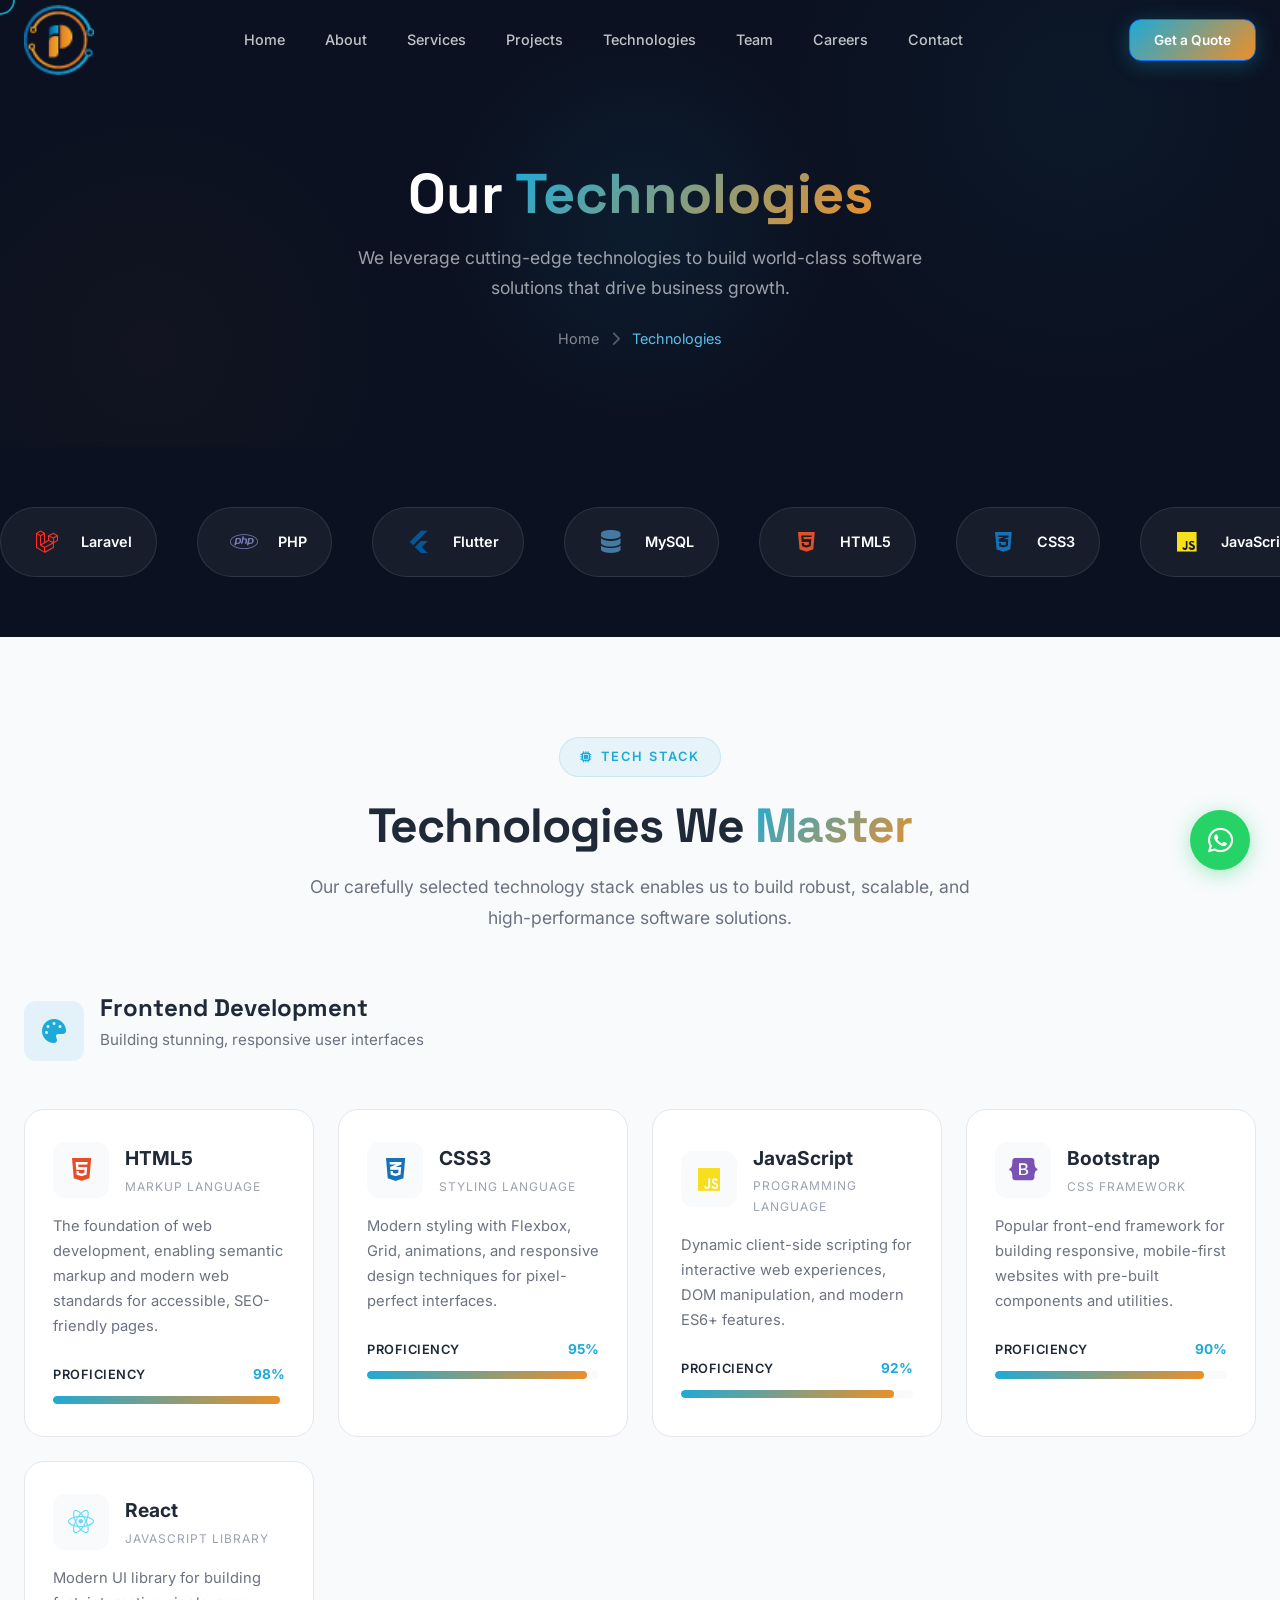
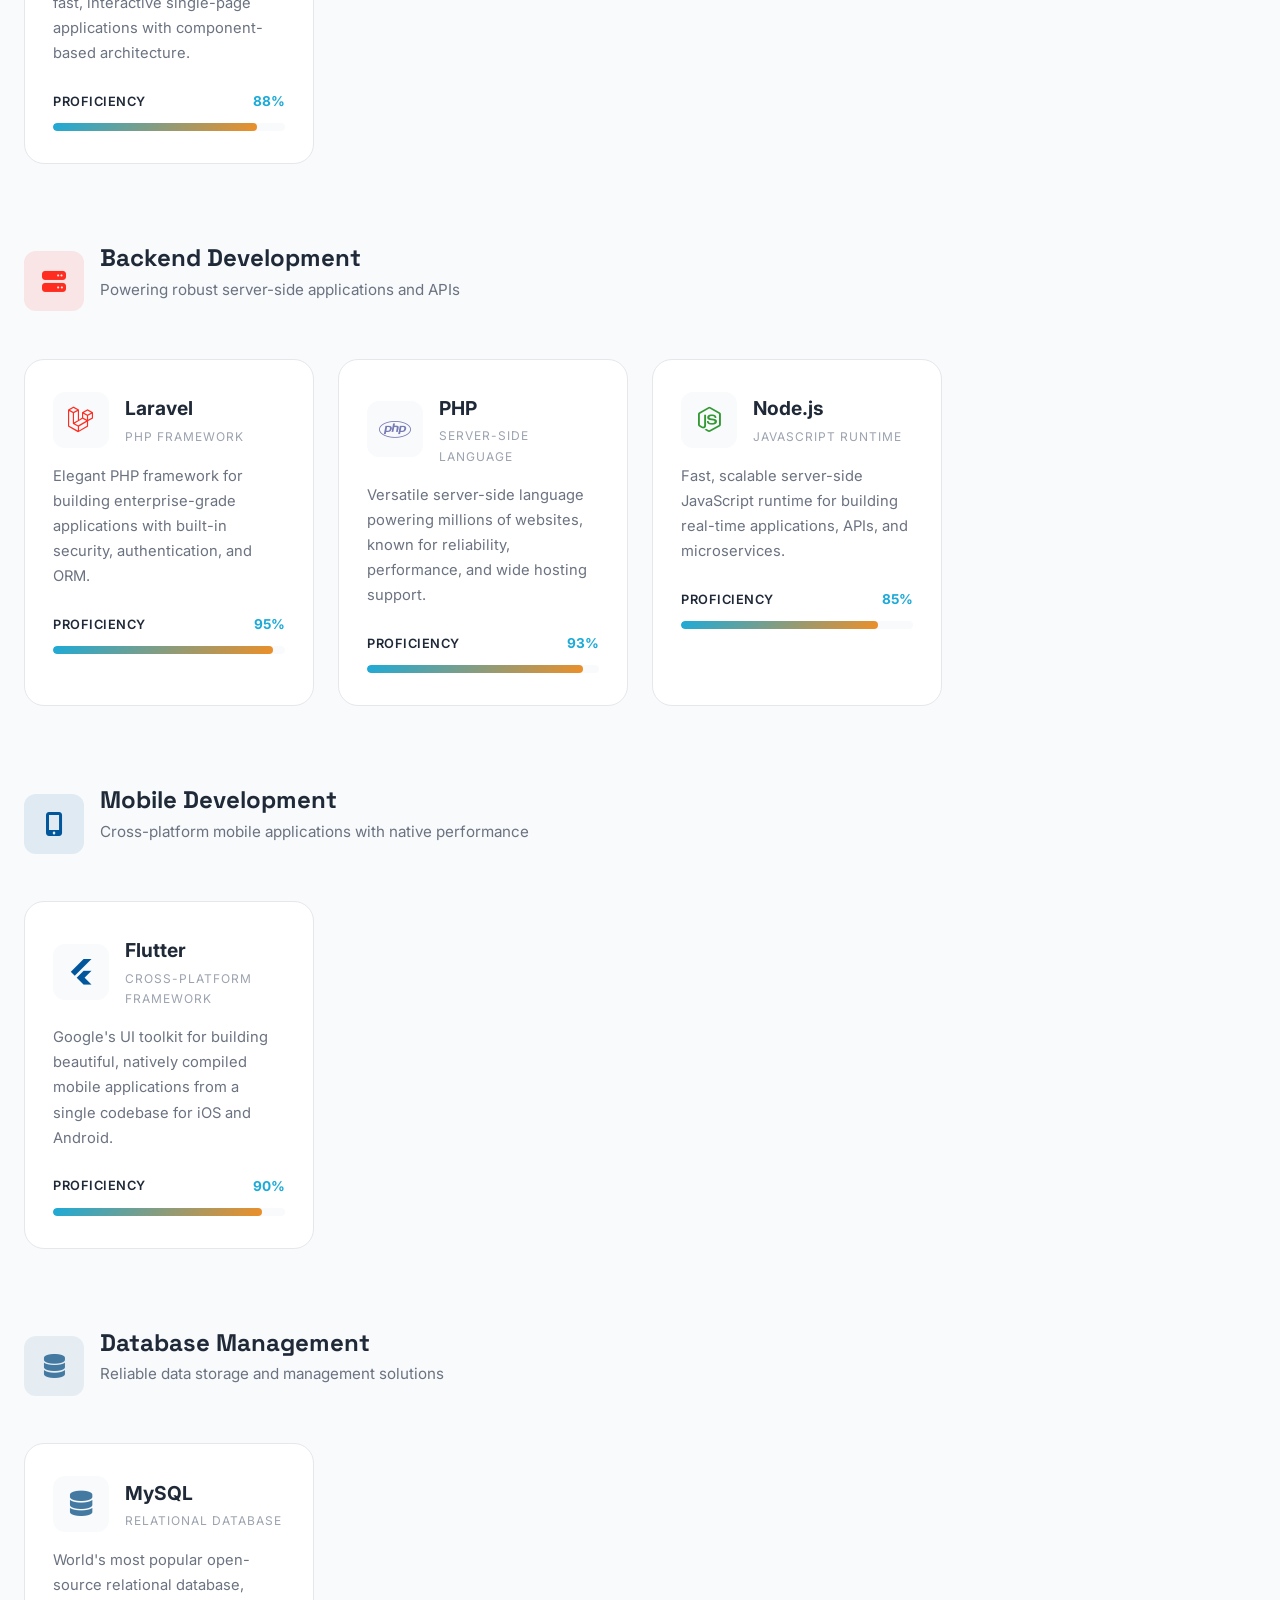
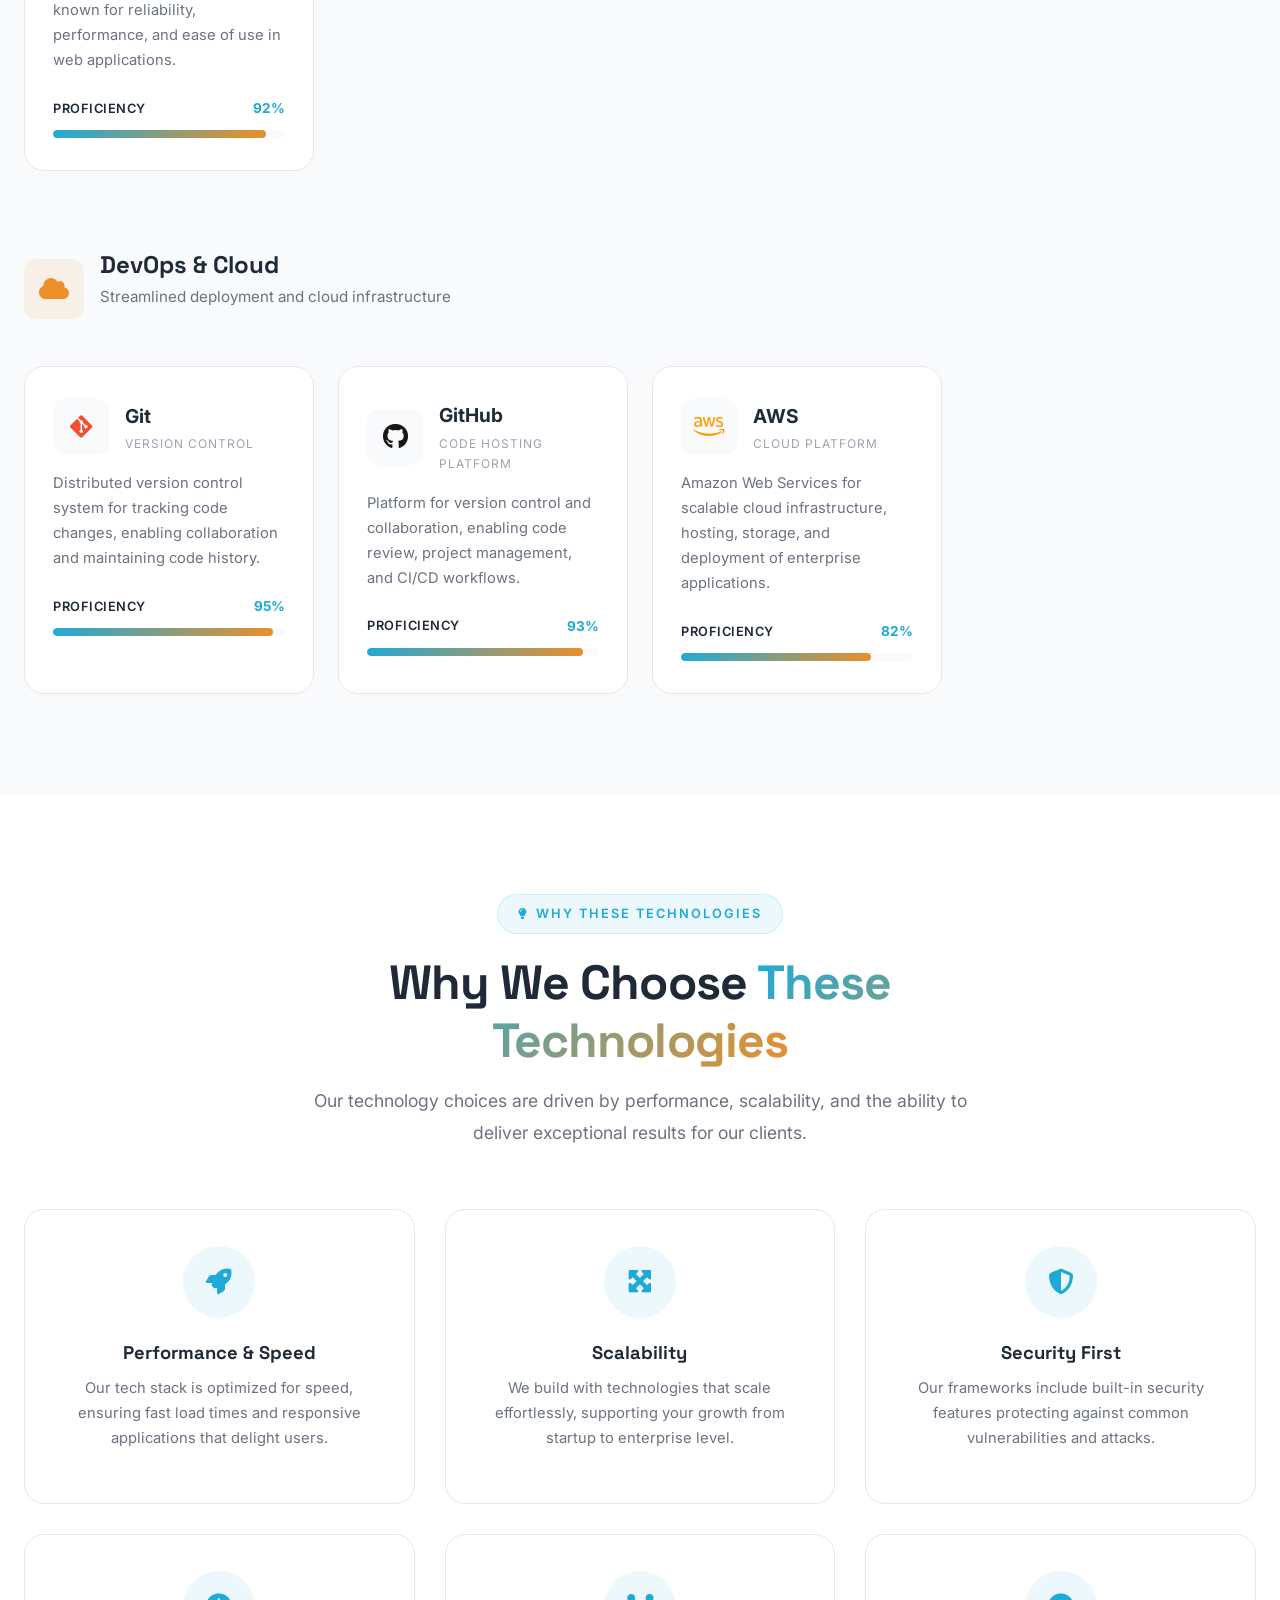
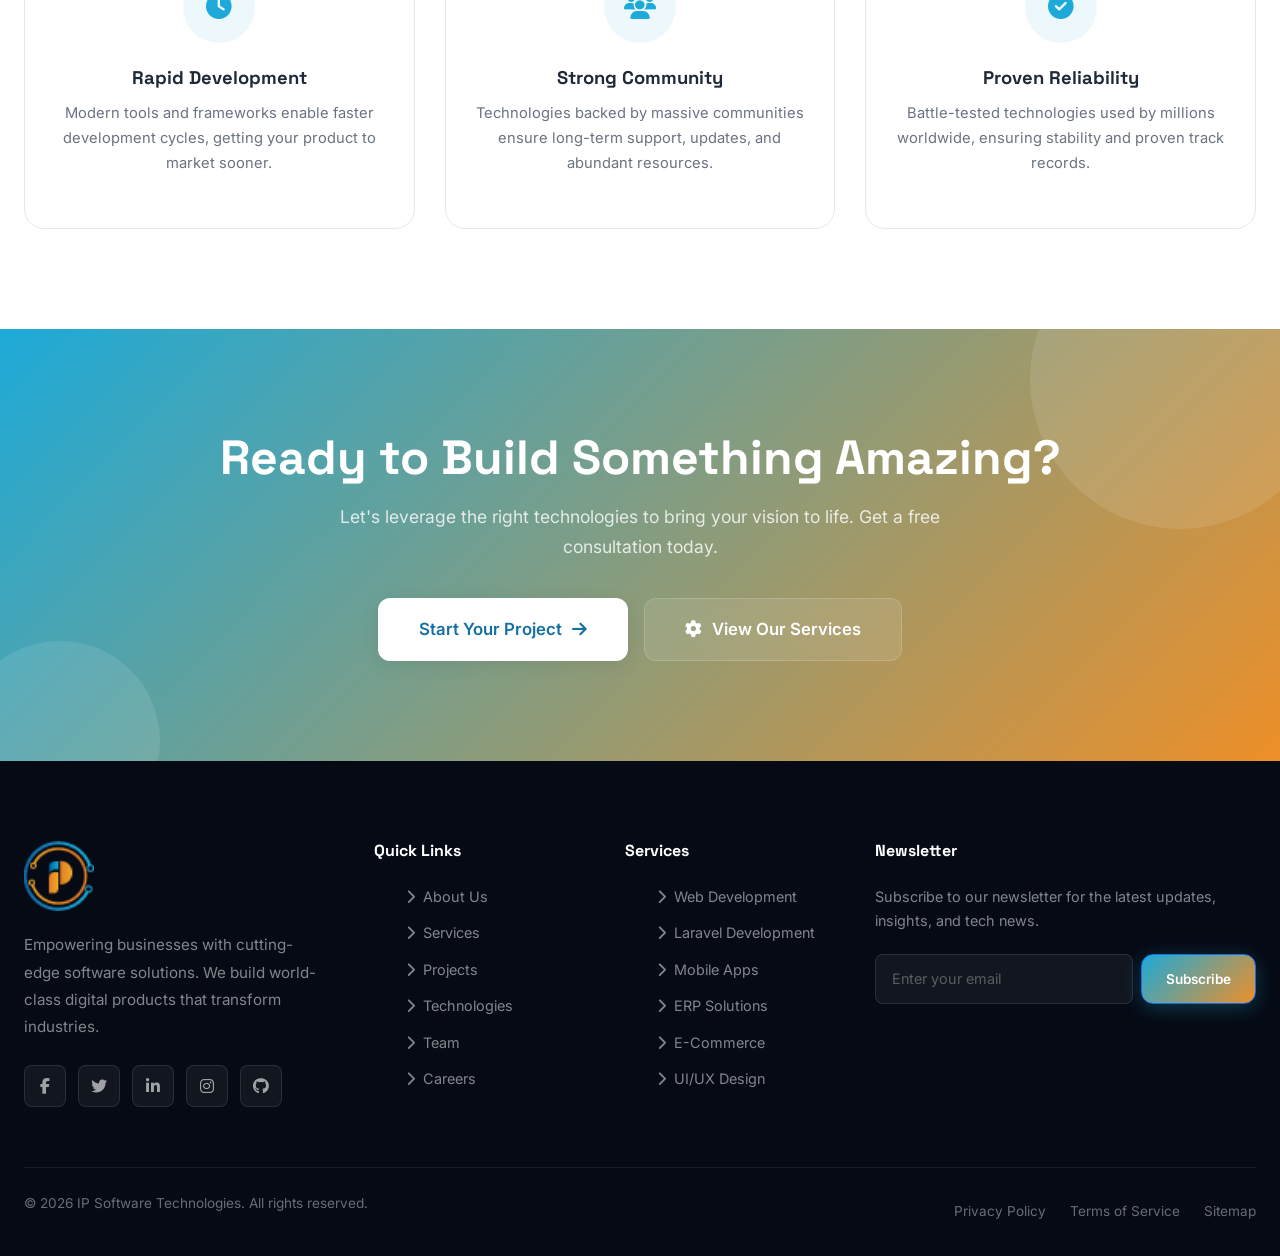
<file: frontend/technologies.html>
<!DOCTYPE html>
<html lang="en">
<head>
    <meta charset="UTF-8">
    <meta name="viewport" content="width=device-width, initial-scale=1.0">
    <meta name="description" content="IP Software Technologies - Our Technology Stack. Explore the modern technologies we use: Laravel, PHP, Flutter, React, Node.js, MySQL, and more.">
    <meta name="keywords" content="technologies, laravel, php, flutter, react, node.js, mysql, javascript, html5, css3, bootstrap, git, github, aws">
    <meta name="author" content="IP Software Technologies">
    <meta name="robots" content="index, follow">

    <meta property="og:type" content="website">
    <meta property="og:title" content="Our Technologies | IP Software Technologies">
    <meta property="og:description" content="Explore the cutting-edge technologies powering our world-class software solutions.">
    <meta property="og:image" content="assets/images/og-image.jpg">

    <title>Our Technologies | IP Software Technologies</title>

    <link rel="icon" type="image/png" href="assets/images/favicon.png">

    <link rel="preconnect" href="https://fonts.googleapis.com">
    <link rel="preconnect" href="https://fonts.gstatic.com" crossorigin>

    <link href="https://cdn.jsdelivr.net/npm/bootstrap@5.3.2/dist/css/bootstrap.min.css" rel="stylesheet">
    <link rel="stylesheet" href="https://cdnjs.cloudflare.com/ajax/libs/font-awesome/6.5.1/css/all.min.css">

    <link rel="stylesheet" href="css/style.css">
    <link rel="stylesheet" href="css/animations.css">
    <link rel="stylesheet" href="css/responsive.css">

    <style>
        .tech-category {
            margin-bottom: 80px;
        }

        .tech-category:last-child {
            margin-bottom: 0;
        }

        .tech-category-header {
            display: flex;
            align-items: center;
            gap: 16px;
            margin-bottom: 40px;
        }

        .tech-category-icon {
            width: 60px;
            height: 60px;
            border-radius: var(--radius-md);
            display: flex;
            align-items: center;
            justify-content: center;
            font-size: 1.5rem;
            flex-shrink: 0;
        }

        .tech-category-icon.frontend {
            background: rgba(29, 170, 216, 0.1);
            color: var(--primary);
        }

        .tech-category-icon.backend {
            background: rgba(255, 45, 32, 0.1);
            color: #FF2D20;
        }

        .tech-category-icon.mobile {
            background: rgba(2, 86, 155, 0.1);
            color: #02569B;
        }

        .tech-category-icon.database {
            background: rgba(68, 121, 161, 0.1);
            color: #4479A1;
        }

        .tech-category-icon.devops {
            background: rgba(237, 143, 40, 0.1);
            color: var(--secondary);
        }

        .tech-category-info h3 {
            font-size: 1.5rem;
            font-weight: 700;
            margin-bottom: 4px;
        }

        .tech-category-info p {
            color: var(--text-light);
            font-size: 0.95rem;
        }

        .tech-cards-grid {
            display: grid;
            grid-template-columns: repeat(auto-fill, minmax(280px, 1fr));
            gap: 24px;
        }

        .tech-card {
            background: var(--white);
            border: 1px solid var(--border);
            border-radius: var(--radius-lg);
            padding: 32px 28px;
            transition: var(--transition-smooth);
            position: relative;
            overflow: hidden;
        }

        .tech-card::before {
            content: '';
            position: absolute;
            top: 0;
            left: 0;
            right: 0;
            height: 3px;
            background: var(--gradient-primary);
            transform: scaleX(0);
            transform-origin: left;
            transition: transform 0.4s ease;
        }

        .tech-card:hover {
            transform: translateY(-8px);
            box-shadow: var(--shadow-xl);
            border-color: transparent;
        }

        .tech-card:hover::before {
            transform: scaleX(1);
        }

        .tech-card-header {
            display: flex;
            align-items: center;
            gap: 16px;
            margin-bottom: 16px;
        }

        .tech-card-icon {
            width: 56px;
            height: 56px;
            border-radius: var(--radius-md);
            display: flex;
            align-items: center;
            justify-content: center;
            font-size: 1.6rem;
            flex-shrink: 0;
            background: var(--background);
        }

        .tech-card-icon i {
            transition: var(--transition-fast);
        }

        .tech-card:hover .tech-card-icon i {
            transform: scale(1.15);
        }

        .tech-card-name {
            font-size: 1.2rem;
            font-weight: 700;
        }

        .tech-card-type {
            font-size: 0.75rem;
            color: var(--text-lighter);
            text-transform: uppercase;
            letter-spacing: 1px;
            margin-top: 2px;
        }

        .tech-card-desc {
            font-size: 0.92rem;
            color: var(--text-light);
            line-height: 1.7;
            margin-bottom: 24px;
        }

        .tech-proficiency {
            margin-top: auto;
        }

        .tech-proficiency-header {
            display: flex;
            justify-content: space-between;
            align-items: center;
            margin-bottom: 10px;
        }

        .tech-proficiency-label {
            font-size: 0.8rem;
            font-weight: 600;
            color: var(--text);
            text-transform: uppercase;
            letter-spacing: 0.5px;
        }

        .tech-proficiency-value {
            font-size: 0.85rem;
            font-weight: 700;
            color: var(--primary);
        }

        .tech-proficiency-bar {
            width: 100%;
            height: 8px;
            background: var(--background);
            border-radius: 10px;
            overflow: hidden;
        }

        .tech-proficiency-fill {
            height: 100%;
            border-radius: 10px;
            background: var(--gradient-primary);
            transition: width 1.5s cubic-bezier(0.4, 0, 0.2, 1);
            width: 0;
        }

        .tech-proficiency-fill.animated {
            width: var(--progress);
        }

        .why-choose-grid {
            display: grid;
            grid-template-columns: repeat(3, 1fr);
            gap: 30px;
        }

        .why-card {
            background: var(--white);
            border: 1px solid var(--border);
            border-radius: var(--radius-lg);
            padding: 36px 30px;
            transition: var(--transition-smooth);
            text-align: center;
        }

        .why-card:hover {
            transform: translateY(-8px);
            box-shadow: var(--shadow-lg);
        }

        .why-card-icon {
            width: 72px;
            height: 72px;
            border-radius: var(--radius-full);
            background: rgba(29, 170, 216, 0.08);
            display: flex;
            align-items: center;
            justify-content: center;
            margin: 0 auto 24px;
            font-size: 1.6rem;
            color: var(--primary);
            transition: var(--transition-smooth);
        }

        .why-card:hover .why-card-icon {
            background: var(--primary);
            color: var(--white);
            transform: scale(1.1);
        }

        .why-card h4 {
            font-size: 1.15rem;
            font-weight: 700;
            margin-bottom: 12px;
        }

        .why-card p {
            font-size: 0.92rem;
            color: var(--text-light);
            line-height: 1.7;
        }

        .tech-marquee-section {
            padding: 60px 0;
            background: var(--bg-dark);
            overflow: hidden;
        }

        .tech-marquee-section .tech-track {
            display: flex;
            gap: 40px;
            animation: marqueeScroll 30s linear infinite;
            width: max-content;
        }

        .tech-marquee-section .tech-item {
            display: flex;
            align-items: center;
            gap: 12px;
            padding: 12px 24px;
            background: rgba(255,255,255,0.05);
            border: 1px solid rgba(255,255,255,0.1);
            border-radius: 50px;
            flex-shrink: 0;
        }

        .tech-marquee-section .tech-item-icon {
            font-size: 1.4rem;
        }

        .tech-marquee-section .tech-item-name {
            color: var(--white);
            font-weight: 600;
            font-size: 0.9rem;
            white-space: nowrap;
        }

        @keyframes marqueeScroll {
            0% { transform: translateX(0); }
            100% { transform: translateX(-50%); }
        }

        @media (max-width: 992px) {
            .why-choose-grid {
                grid-template-columns: repeat(2, 1fr);
            }
        }

        @media (max-width: 768px) {
            .why-choose-grid {
                grid-template-columns: 1fr;
            }

            .tech-category-header {
                flex-direction: column;
                text-align: center;
            }

            .tech-cards-grid {
                grid-template-columns: 1fr;
            }
        }
    </style>
</head>
<body class="loading">

    <!-- Page Loader -->
    <div class="page-loader">
        <div class="loader-logo">IP <span>Software</span></div>
        <div class="loader-bar"></div>
    </div>

    <!-- Scroll Progress -->
    <div class="scroll-progress"></div>

    <!-- Cursor Follower -->
    <div class="cursor-follower"></div>

    <!-- ========== HEADER ========== -->
    <header class="header">
        <div class="container">
            <a href="index.html" class="logo">
                <img src="images/logo.png" alt="IP Software Technologies" class="logo-img">
            </a>

            <nav class="nav-menu">
                <a href="index.html" class="nav-link">Home</a>
                <a href="about.html" class="nav-link">About</a>
                <a href="services.html" class="nav-link">Services</a>
                <a href="projects.html" class="nav-link">Projects</a>
                <a href="technologies.html" class="nav-link active">Technologies</a>
                <a href="team.html" class="nav-link">Team</a>
                <a href="careers.html" class="nav-link">Careers</a>
                <a href="contact.html" class="nav-link">Contact</a>
            </nav>

            <a href="contact.html" class="btn btn-primary btn-sm nav-cta">Get a Quote</a>

            <div class="hamburger">
                <span></span>
                <span></span>
                <span></span>
            </div>
        </div>
    </header>

    <!-- Mobile Menu -->
    <div class="mobile-menu">
        <a href="index.html" class="nav-link">Home</a>
        <a href="about.html" class="nav-link">About</a>
        <a href="services.html" class="nav-link">Services</a>
        <a href="projects.html" class="nav-link">Projects</a>
        <a href="technologies.html" class="nav-link active">Technologies</a>
        <a href="team.html" class="nav-link">Team</a>
        <a href="careers.html" class="nav-link">Careers</a>
        <a href="contact.html" class="nav-link">Contact</a>
        <a href="contact.html" class="btn btn-primary" style="margin-top: 20px;">Get a Quote</a>
    </div>

    <!-- ========== PAGE HERO ========== -->
    <section class="page-hero">
        <div class="page-hero-mesh">
            <div class="mesh-gradient-1"></div>
            <div class="mesh-gradient-2"></div>
            <div class="mesh-gradient-3"></div>
        </div>
        <div class="container">
            <div class="page-hero-content">
                <h1 class="page-hero-title reveal">Our <span class="gradient-text">Technologies</span></h1>
                <p class="page-hero-desc reveal">We leverage cutting-edge technologies to build world-class software solutions that drive business growth.</p>
                <nav class="breadcrumb reveal">
                    <a href="index.html">Home</a>
                    <span class="separator"><i class="fas fa-chevron-right"></i></span>
                    <span class="current">Technologies</span>
                </nav>
            </div>
        </div>
    </section>

    <!-- ========== TECHNOLOGY MARQUEE ========== -->
    <section class="tech-marquee-section">
        <div class="tech-track">
            <div class="tech-item">
                <div class="tech-item-icon"><i class="fab fa-laravel" style="color: #FF2D20;"></i></div>
                <span class="tech-item-name">Laravel</span>
            </div>
            <div class="tech-item">
                <div class="tech-item-icon"><i class="fab fa-php" style="color: #777BB4;"></i></div>
                <span class="tech-item-name">PHP</span>
            </div>
            <div class="tech-item">
                <div class="tech-item-icon"><i class="fab fa-flutter" style="color: #02569B;"></i></div>
                <span class="tech-item-name">Flutter</span>
            </div>
            <div class="tech-item">
                <div class="tech-item-icon"><i class="fas fa-database" style="color: #4479A1;"></i></div>
                <span class="tech-item-name">MySQL</span>
            </div>
            <div class="tech-item">
                <div class="tech-item-icon"><i class="fab fa-html5" style="color: #E34F26;"></i></div>
                <span class="tech-item-name">HTML5</span>
            </div>
            <div class="tech-item">
                <div class="tech-item-icon"><i class="fab fa-css3-alt" style="color: #1572B6;"></i></div>
                <span class="tech-item-name">CSS3</span>
            </div>
            <div class="tech-item">
                <div class="tech-item-icon"><i class="fab fa-js" style="color: #F7DF1E;"></i></div>
                <span class="tech-item-name">JavaScript</span>
            </div>
            <div class="tech-item">
                <div class="tech-item-icon"><i class="fab fa-bootstrap" style="color: #7952B3;"></i></div>
                <span class="tech-item-name">Bootstrap</span>
            </div>
            <div class="tech-item">
                <div class="tech-item-icon"><i class="fab fa-react" style="color: #61DAFB;"></i></div>
                <span class="tech-item-name">React</span>
            </div>
            <div class="tech-item">
                <div class="tech-item-icon"><i class="fab fa-node-js" style="color: #339933;"></i></div>
                <span class="tech-item-name">Node.js</span>
            </div>
            <div class="tech-item">
                <div class="tech-item-icon"><i class="fab fa-git-alt" style="color: #F05032;"></i></div>
                <span class="tech-item-name">Git</span>
            </div>
            <div class="tech-item">
                <div class="tech-item-icon"><i class="fab fa-aws" style="color: #FF9900;"></i></div>
                <span class="tech-item-name">AWS</span>
            </div>
            <!-- Duplicate for infinite scroll -->
            <div class="tech-item">
                <div class="tech-item-icon"><i class="fab fa-laravel" style="color: #FF2D20;"></i></div>
                <span class="tech-item-name">Laravel</span>
            </div>
            <div class="tech-item">
                <div class="tech-item-icon"><i class="fab fa-php" style="color: #777BB4;"></i></div>
                <span class="tech-item-name">PHP</span>
            </div>
            <div class="tech-item">
                <div class="tech-item-icon"><i class="fab fa-flutter" style="color: #02569B;"></i></div>
                <span class="tech-item-name">Flutter</span>
            </div>
            <div class="tech-item">
                <div class="tech-item-icon"><i class="fas fa-database" style="color: #4479A1;"></i></div>
                <span class="tech-item-name">MySQL</span>
            </div>
            <div class="tech-item">
                <div class="tech-item-icon"><i class="fab fa-html5" style="color: #E34F26;"></i></div>
                <span class="tech-item-name">HTML5</span>
            </div>
            <div class="tech-item">
                <div class="tech-item-icon"><i class="fab fa-css3-alt" style="color: #1572B6;"></i></div>
                <span class="tech-item-name">CSS3</span>
            </div>
            <div class="tech-item">
                <div class="tech-item-icon"><i class="fab fa-js" style="color: #F7DF1E;"></i></div>
                <span class="tech-item-name">JavaScript</span>
            </div>
            <div class="tech-item">
                <div class="tech-item-icon"><i class="fab fa-bootstrap" style="color: #7952B3;"></i></div>
                <span class="tech-item-name">Bootstrap</span>
            </div>
            <div class="tech-item">
                <div class="tech-item-icon"><i class="fab fa-react" style="color: #61DAFB;"></i></div>
                <span class="tech-item-name">React</span>
            </div>
            <div class="tech-item">
                <div class="tech-item-icon"><i class="fab fa-node-js" style="color: #339933;"></i></div>
                <span class="tech-item-name">Node.js</span>
            </div>
            <div class="tech-item">
                <div class="tech-item-icon"><i class="fab fa-git-alt" style="color: #F05032;"></i></div>
                <span class="tech-item-name">Git</span>
            </div>
            <div class="tech-item">
                <div class="tech-item-icon"><i class="fab fa-aws" style="color: #FF9900;"></i></div>
                <span class="tech-item-name">AWS</span>
            </div>
        </div>
    </section>

    <!-- ========== TECH STACK SECTION ========== -->
    <section class="section section-bg">
        <div class="container">
            <div class="section-header">
                <div class="section-badge reveal">
                    <i class="fas fa-microchip"></i> Tech Stack
                </div>
                <h2 class="section-title reveal">
                    Technologies We <span class="gradient-text">Master</span>
                </h2>
                <p class="section-subtitle reveal">
                    Our carefully selected technology stack enables us to build robust, scalable, and high-performance software solutions.
                </p>
            </div>

            <!-- Frontend Technologies -->
            <div class="tech-category reveal">
                <div class="tech-category-header">
                    <div class="tech-category-icon frontend">
                        <i class="fas fa-palette"></i>
                    </div>
                    <div class="tech-category-info">
                        <h3>Frontend Development</h3>
                        <p>Building stunning, responsive user interfaces</p>
                    </div>
                </div>
                <div class="tech-cards-grid stagger-children">
                    <div class="tech-card tilt-card">
                        <div class="tech-card-header">
                            <div class="tech-card-icon" style="color: #E34F26;"><i class="fab fa-html5"></i></div>
                            <div>
                                <div class="tech-card-name">HTML5</div>
                                <div class="tech-card-type">Markup Language</div>
                            </div>
                        </div>
                        <p class="tech-card-desc">The foundation of web development, enabling semantic markup and modern web standards for accessible, SEO-friendly pages.</p>
                        <div class="tech-proficiency">
                            <div class="tech-proficiency-header">
                                <span class="tech-proficiency-label">Proficiency</span>
                                <span class="tech-proficiency-value">98%</span>
                            </div>
                            <div class="tech-proficiency-bar">
                                <div class="tech-proficiency-fill" style="--progress: 98%;"></div>
                            </div>
                        </div>
                    </div>

                    <div class="tech-card tilt-card">
                        <div class="tech-card-header">
                            <div class="tech-card-icon" style="color: #1572B6;"><i class="fab fa-css3-alt"></i></div>
                            <div>
                                <div class="tech-card-name">CSS3</div>
                                <div class="tech-card-type">Styling Language</div>
                            </div>
                        </div>
                        <p class="tech-card-desc">Modern styling with Flexbox, Grid, animations, and responsive design techniques for pixel-perfect interfaces.</p>
                        <div class="tech-proficiency">
                            <div class="tech-proficiency-header">
                                <span class="tech-proficiency-label">Proficiency</span>
                                <span class="tech-proficiency-value">95%</span>
                            </div>
                            <div class="tech-proficiency-bar">
                                <div class="tech-proficiency-fill" style="--progress: 95%;"></div>
                            </div>
                        </div>
                    </div>

                    <div class="tech-card tilt-card">
                        <div class="tech-card-header">
                            <div class="tech-card-icon" style="color: #F7DF1E;"><i class="fab fa-js"></i></div>
                            <div>
                                <div class="tech-card-name">JavaScript</div>
                                <div class="tech-card-type">Programming Language</div>
                            </div>
                        </div>
                        <p class="tech-card-desc">Dynamic client-side scripting for interactive web experiences, DOM manipulation, and modern ES6+ features.</p>
                        <div class="tech-proficiency">
                            <div class="tech-proficiency-header">
                                <span class="tech-proficiency-label">Proficiency</span>
                                <span class="tech-proficiency-value">92%</span>
                            </div>
                            <div class="tech-proficiency-bar">
                                <div class="tech-proficiency-fill" style="--progress: 92%;"></div>
                            </div>
                        </div>
                    </div>

                    <div class="tech-card tilt-card">
                        <div class="tech-card-header">
                            <div class="tech-card-icon" style="color: #7952B3;"><i class="fab fa-bootstrap"></i></div>
                            <div>
                                <div class="tech-card-name">Bootstrap</div>
                                <div class="tech-card-type">CSS Framework</div>
                            </div>
                        </div>
                        <p class="tech-card-desc">Popular front-end framework for building responsive, mobile-first websites with pre-built components and utilities.</p>
                        <div class="tech-proficiency">
                            <div class="tech-proficiency-header">
                                <span class="tech-proficiency-label">Proficiency</span>
                                <span class="tech-proficiency-value">90%</span>
                            </div>
                            <div class="tech-proficiency-bar">
                                <div class="tech-proficiency-fill" style="--progress: 90%;"></div>
                            </div>
                        </div>
                    </div>

                    <div class="tech-card tilt-card">
                        <div class="tech-card-header">
                            <div class="tech-card-icon" style="color: #61DAFB;"><i class="fab fa-react"></i></div>
                            <div>
                                <div class="tech-card-name">React</div>
                                <div class="tech-card-type">JavaScript Library</div>
                            </div>
                        </div>
                        <p class="tech-card-desc">Modern UI library for building fast, interactive single-page applications with component-based architecture.</p>
                        <div class="tech-proficiency">
                            <div class="tech-proficiency-header">
                                <span class="tech-proficiency-label">Proficiency</span>
                                <span class="tech-proficiency-value">88%</span>
                            </div>
                            <div class="tech-proficiency-bar">
                                <div class="tech-proficiency-fill" style="--progress: 88%;"></div>
                            </div>
                        </div>
                    </div>
                </div>
            </div>

            <!-- Backend Technologies -->
            <div class="tech-category reveal">
                <div class="tech-category-header">
                    <div class="tech-category-icon backend">
                        <i class="fas fa-server"></i>
                    </div>
                    <div class="tech-category-info">
                        <h3>Backend Development</h3>
                        <p>Powering robust server-side applications and APIs</p>
                    </div>
                </div>
                <div class="tech-cards-grid stagger-children">
                    <div class="tech-card tilt-card">
                        <div class="tech-card-header">
                            <div class="tech-card-icon" style="color: #FF2D20;"><i class="fab fa-laravel"></i></div>
                            <div>
                                <div class="tech-card-name">Laravel</div>
                                <div class="tech-card-type">PHP Framework</div>
                            </div>
                        </div>
                        <p class="tech-card-desc">Elegant PHP framework for building enterprise-grade applications with built-in security, authentication, and ORM.</p>
                        <div class="tech-proficiency">
                            <div class="tech-proficiency-header">
                                <span class="tech-proficiency-label">Proficiency</span>
                                <span class="tech-proficiency-value">95%</span>
                            </div>
                            <div class="tech-proficiency-bar">
                                <div class="tech-proficiency-fill" style="--progress: 95%;"></div>
                            </div>
                        </div>
                    </div>

                    <div class="tech-card tilt-card">
                        <div class="tech-card-header">
                            <div class="tech-card-icon" style="color: #777BB4;"><i class="fab fa-php"></i></div>
                            <div>
                                <div class="tech-card-name">PHP</div>
                                <div class="tech-card-type">Server-Side Language</div>
                            </div>
                        </div>
                        <p class="tech-card-desc">Versatile server-side language powering millions of websites, known for reliability, performance, and wide hosting support.</p>
                        <div class="tech-proficiency">
                            <div class="tech-proficiency-header">
                                <span class="tech-proficiency-label">Proficiency</span>
                                <span class="tech-proficiency-value">93%</span>
                            </div>
                            <div class="tech-proficiency-bar">
                                <div class="tech-proficiency-fill" style="--progress: 93%;"></div>
                            </div>
                        </div>
                    </div>

                    <div class="tech-card tilt-card">
                        <div class="tech-card-header">
                            <div class="tech-card-icon" style="color: #339933;"><i class="fab fa-node-js"></i></div>
                            <div>
                                <div class="tech-card-name">Node.js</div>
                                <div class="tech-card-type">JavaScript Runtime</div>
                            </div>
                        </div>
                        <p class="tech-card-desc">Fast, scalable server-side JavaScript runtime for building real-time applications, APIs, and microservices.</p>
                        <div class="tech-proficiency">
                            <div class="tech-proficiency-header">
                                <span class="tech-proficiency-label">Proficiency</span>
                                <span class="tech-proficiency-value">85%</span>
                            </div>
                            <div class="tech-proficiency-bar">
                                <div class="tech-proficiency-fill" style="--progress: 85%;"></div>
                            </div>
                        </div>
                    </div>
                </div>
            </div>

            <!-- Mobile Technologies -->
            <div class="tech-category reveal">
                <div class="tech-category-header">
                    <div class="tech-category-icon mobile">
                        <i class="fas fa-mobile-alt"></i>
                    </div>
                    <div class="tech-category-info">
                        <h3>Mobile Development</h3>
                        <p>Cross-platform mobile applications with native performance</p>
                    </div>
                </div>
                <div class="tech-cards-grid stagger-children">
                    <div class="tech-card tilt-card">
                        <div class="tech-card-header">
                            <div class="tech-card-icon" style="color: #02569B;"><i class="fab fa-flutter"></i></div>
                            <div>
                                <div class="tech-card-name">Flutter</div>
                                <div class="tech-card-type">Cross-Platform Framework</div>
                            </div>
                        </div>
                        <p class="tech-card-desc">Google's UI toolkit for building beautiful, natively compiled mobile applications from a single codebase for iOS and Android.</p>
                        <div class="tech-proficiency">
                            <div class="tech-proficiency-header">
                                <span class="tech-proficiency-label">Proficiency</span>
                                <span class="tech-proficiency-value">90%</span>
                            </div>
                            <div class="tech-proficiency-bar">
                                <div class="tech-proficiency-fill" style="--progress: 90%;"></div>
                            </div>
                        </div>
                    </div>
                </div>
            </div>

            <!-- Database Technologies -->
            <div class="tech-category reveal">
                <div class="tech-category-header">
                    <div class="tech-category-icon database">
                        <i class="fas fa-database"></i>
                    </div>
                    <div class="tech-category-info">
                        <h3>Database Management</h3>
                        <p>Reliable data storage and management solutions</p>
                    </div>
                </div>
                <div class="tech-cards-grid stagger-children">
                    <div class="tech-card tilt-card">
                        <div class="tech-card-header">
                            <div class="tech-card-icon" style="color: #4479A1;"><i class="fas fa-database"></i></div>
                            <div>
                                <div class="tech-card-name">MySQL</div>
                                <div class="tech-card-type">Relational Database</div>
                            </div>
                        </div>
                        <p class="tech-card-desc">World's most popular open-source relational database, known for reliability, performance, and ease of use in web applications.</p>
                        <div class="tech-proficiency">
                            <div class="tech-proficiency-header">
                                <span class="tech-proficiency-label">Proficiency</span>
                                <span class="tech-proficiency-value">92%</span>
                            </div>
                            <div class="tech-proficiency-bar">
                                <div class="tech-proficiency-fill" style="--progress: 92%;"></div>
                            </div>
                        </div>
                    </div>
                </div>
            </div>

            <!-- DevOps Technologies -->
            <div class="tech-category reveal">
                <div class="tech-category-header">
                    <div class="tech-category-icon devops">
                        <i class="fas fa-cloud"></i>
                    </div>
                    <div class="tech-category-info">
                        <h3>DevOps & Cloud</h3>
                        <p>Streamlined deployment and cloud infrastructure</p>
                    </div>
                </div>
                <div class="tech-cards-grid stagger-children">
                    <div class="tech-card tilt-card">
                        <div class="tech-card-header">
                            <div class="tech-card-icon" style="color: #F05032;"><i class="fab fa-git-alt"></i></div>
                            <div>
                                <div class="tech-card-name">Git</div>
                                <div class="tech-card-type">Version Control</div>
                            </div>
                        </div>
                        <p class="tech-card-desc">Distributed version control system for tracking code changes, enabling collaboration and maintaining code history.</p>
                        <div class="tech-proficiency">
                            <div class="tech-proficiency-header">
                                <span class="tech-proficiency-label">Proficiency</span>
                                <span class="tech-proficiency-value">95%</span>
                            </div>
                            <div class="tech-proficiency-bar">
                                <div class="tech-proficiency-fill" style="--progress: 95%;"></div>
                            </div>
                        </div>
                    </div>

                    <div class="tech-card tilt-card">
                        <div class="tech-card-header">
                            <div class="tech-card-icon" style="color: #181717;"><i class="fab fa-github"></i></div>
                            <div>
                                <div class="tech-card-name">GitHub</div>
                                <div class="tech-card-type">Code Hosting Platform</div>
                            </div>
                        </div>
                        <p class="tech-card-desc">Platform for version control and collaboration, enabling code review, project management, and CI/CD workflows.</p>
                        <div class="tech-proficiency">
                            <div class="tech-proficiency-header">
                                <span class="tech-proficiency-label">Proficiency</span>
                                <span class="tech-proficiency-value">93%</span>
                            </div>
                            <div class="tech-proficiency-bar">
                                <div class="tech-proficiency-fill" style="--progress: 93%;"></div>
                            </div>
                        </div>
                    </div>

                    <div class="tech-card tilt-card">
                        <div class="tech-card-header">
                            <div class="tech-card-icon" style="color: #FF9900;"><i class="fab fa-aws"></i></div>
                            <div>
                                <div class="tech-card-name">AWS</div>
                                <div class="tech-card-type">Cloud Platform</div>
                            </div>
                        </div>
                        <p class="tech-card-desc">Amazon Web Services for scalable cloud infrastructure, hosting, storage, and deployment of enterprise applications.</p>
                        <div class="tech-proficiency">
                            <div class="tech-proficiency-header">
                                <span class="tech-proficiency-label">Proficiency</span>
                                <span class="tech-proficiency-value">82%</span>
                            </div>
                            <div class="tech-proficiency-bar">
                                <div class="tech-proficiency-fill" style="--progress: 82%;"></div>
                            </div>
                        </div>
                    </div>
                </div>
            </div>
        </div>
    </section>

    <!-- ========== WHY WE CHOOSE SECTION ========== -->
    <section class="section">
        <div class="container">
            <div class="section-header">
                <div class="section-badge reveal">
                    <i class="fas fa-lightbulb"></i> Why These Technologies
                </div>
                <h2 class="section-title reveal">
                    Why We Choose <span class="gradient-text">These Technologies</span>
                </h2>
                <p class="section-subtitle reveal">
                    Our technology choices are driven by performance, scalability, and the ability to deliver exceptional results for our clients.
                </p>
            </div>

            <div class="why-choose-grid stagger-children">
                <div class="why-card tilt-card">
                    <div class="why-card-icon"><i class="fas fa-rocket"></i></div>
                    <h4>Performance & Speed</h4>
                    <p>Our tech stack is optimized for speed, ensuring fast load times and responsive applications that delight users.</p>
                </div>

                <div class="why-card tilt-card">
                    <div class="why-card-icon"><i class="fas fa-expand-arrows-alt"></i></div>
                    <h4>Scalability</h4>
                    <p>We build with technologies that scale effortlessly, supporting your growth from startup to enterprise level.</p>
                </div>

                <div class="why-card tilt-card">
                    <div class="why-card-icon"><i class="fas fa-shield-alt"></i></div>
                    <h4>Security First</h4>
                    <p>Our frameworks include built-in security features protecting against common vulnerabilities and attacks.</p>
                </div>

                <div class="why-card tilt-card">
                    <div class="why-card-icon"><i class="fas fa-clock"></i></div>
                    <h4>Rapid Development</h4>
                    <p>Modern tools and frameworks enable faster development cycles, getting your product to market sooner.</p>
                </div>

                <div class="why-card tilt-card">
                    <div class="why-card-icon"><i class="fas fa-users"></i></div>
                    <h4>Strong Community</h4>
                    <p>Technologies backed by massive communities ensure long-term support, updates, and abundant resources.</p>
                </div>

                <div class="why-card tilt-card">
                    <div class="why-card-icon"><i class="fas fa-check-circle"></i></div>
                    <h4>Proven Reliability</h4>
                    <p>Battle-tested technologies used by millions worldwide, ensuring stability and proven track records.</p>
                </div>
            </div>
        </div>
    </section>

    <!-- ========== CTA SECTION ========== -->
    <section class="section cta-section" id="cta">
        <div class="cta-shape cta-shape-1"></div>
        <div class="cta-shape cta-shape-2"></div>
        <div class="container">
            <div class="cta-content">
                <h2 class="cta-title reveal">Ready to Build Something Amazing?</h2>
                <p class="cta-desc reveal">Let's leverage the right technologies to bring your vision to life. Get a free consultation today.</p>
                <div class="cta-buttons reveal">
                    <a href="contact.html" class="btn btn-white btn-lg">
                        Start Your Project <i class="fas fa-arrow-right"></i>
                    </a>
                    <a href="services.html" class="btn btn-glass btn-lg">
                        <i class="fas fa-cog"></i> View Our Services
                    </a>
                </div>
            </div>
        </div>
    </section>

    <!-- ========== FOOTER ========== -->
    <footer class="footer">
        <div class="container">
            <div class="footer-grid">
                <div class="footer-brand">
                    <a href="index.html" class="logo">
                        <img src="images/logo.png" alt="IP Software Technologies" class="logo-img">
                    </a>
                    <p>Empowering businesses with cutting-edge software solutions. We build world-class digital products that transform industries.</p>
                    <div class="footer-social">
                        <a href="#" aria-label="Facebook"><i class="fab fa-facebook-f"></i></a>
                        <a href="#" aria-label="Twitter"><i class="fab fa-twitter"></i></a>
                        <a href="#" aria-label="LinkedIn"><i class="fab fa-linkedin-in"></i></a>
                        <a href="#" aria-label="Instagram"><i class="fab fa-instagram"></i></a>
                        <a href="#" aria-label="GitHub"><i class="fab fa-github"></i></a>
                    </div>
                </div>

                <div class="footer-col">
                    <h4>Quick Links</h4>
                    <ul class="footer-links">
                        <li><a href="about.html"><i class="fas fa-chevron-right"></i> About Us</a></li>
                        <li><a href="services.html"><i class="fas fa-chevron-right"></i> Services</a></li>
                        <li><a href="projects.html"><i class="fas fa-chevron-right"></i> Projects</a></li>
                        <li><a href="technologies.html"><i class="fas fa-chevron-right"></i> Technologies</a></li>
                        <li><a href="team.html"><i class="fas fa-chevron-right"></i> Team</a></li>
                        <li><a href="careers.html"><i class="fas fa-chevron-right"></i> Careers</a></li>
                    </ul>
                </div>

                <div class="footer-col">
                    <h4>Services</h4>
                    <ul class="footer-links">
                        <li><a href="services.html"><i class="fas fa-chevron-right"></i> Web Development</a></li>
                        <li><a href="services.html"><i class="fas fa-chevron-right"></i> Laravel Development</a></li>
                        <li><a href="services.html"><i class="fas fa-chevron-right"></i> Mobile Apps</a></li>
                        <li><a href="services.html"><i class="fas fa-chevron-right"></i> ERP Solutions</a></li>
                        <li><a href="services.html"><i class="fas fa-chevron-right"></i> E-Commerce</a></li>
                        <li><a href="services.html"><i class="fas fa-chevron-right"></i> UI/UX Design</a></li>
                    </ul>
                </div>

                <div class="footer-col footer-newsletter">
                    <h4>Newsletter</h4>
                    <p>Subscribe to our newsletter for the latest updates, insights, and tech news.</p>
                    <form class="newsletter-form">
                        <input type="email" placeholder="Enter your email" required>
                        <button type="submit" class="btn btn-primary btn-sm">Subscribe</button>
                    </form>
                </div>
            </div>

            <div class="footer-bottom">
                <p>&copy; <span class="current-year">2026</span> IP Software Technologies. All rights reserved.</p>
                <div class="footer-bottom-links">
                    <a href="#">Privacy Policy</a>
                    <a href="#">Terms of Service</a>
                    <a href="#">Sitemap</a>
                </div>
            </div>
        </div>
    </footer>

    <!-- WhatsApp Button -->
    <a href="https://wa.me/923001234567" class="whatsapp-btn" target="_blank" aria-label="Chat on WhatsApp">
        <i class="fab fa-whatsapp"></i>
    </a>

    <!-- Back to Top -->
    <button class="back-to-top" aria-label="Back to top">
        <i class="fas fa-chevron-up"></i>
    </button>

    <!-- Bootstrap JS -->
    <script src="https://cdn.jsdelivr.net/npm/bootstrap@5.3.2/dist/js/bootstrap.bundle.min.js"></script>

    <!-- Custom JS -->
    <script src="js/particles.js"></script>
    <script src="js/main.js"></script>

    <script>
        // Animate proficiency bars on scroll
        const observerOptions = {
            threshold: 0.2,
            rootMargin: '0px 0px -50px 0px'
        };

        const proficiencyObserver = new IntersectionObserver((entries) => {
            entries.forEach(entry => {
                if (entry.isIntersecting) {
                    const fills = entry.target.querySelectorAll('.tech-proficiency-fill');
                    fills.forEach((fill, index) => {
                        setTimeout(() => {
                            fill.classList.add('animated');
                        }, index * 150);
                    });
                    proficiencyObserver.unobserve(entry.target);
                }
            });
        }, observerOptions);

        document.querySelectorAll('.tech-category').forEach(category => {
            proficiencyObserver.observe(category);
        });
    </script>
</body>
</html>
</file>
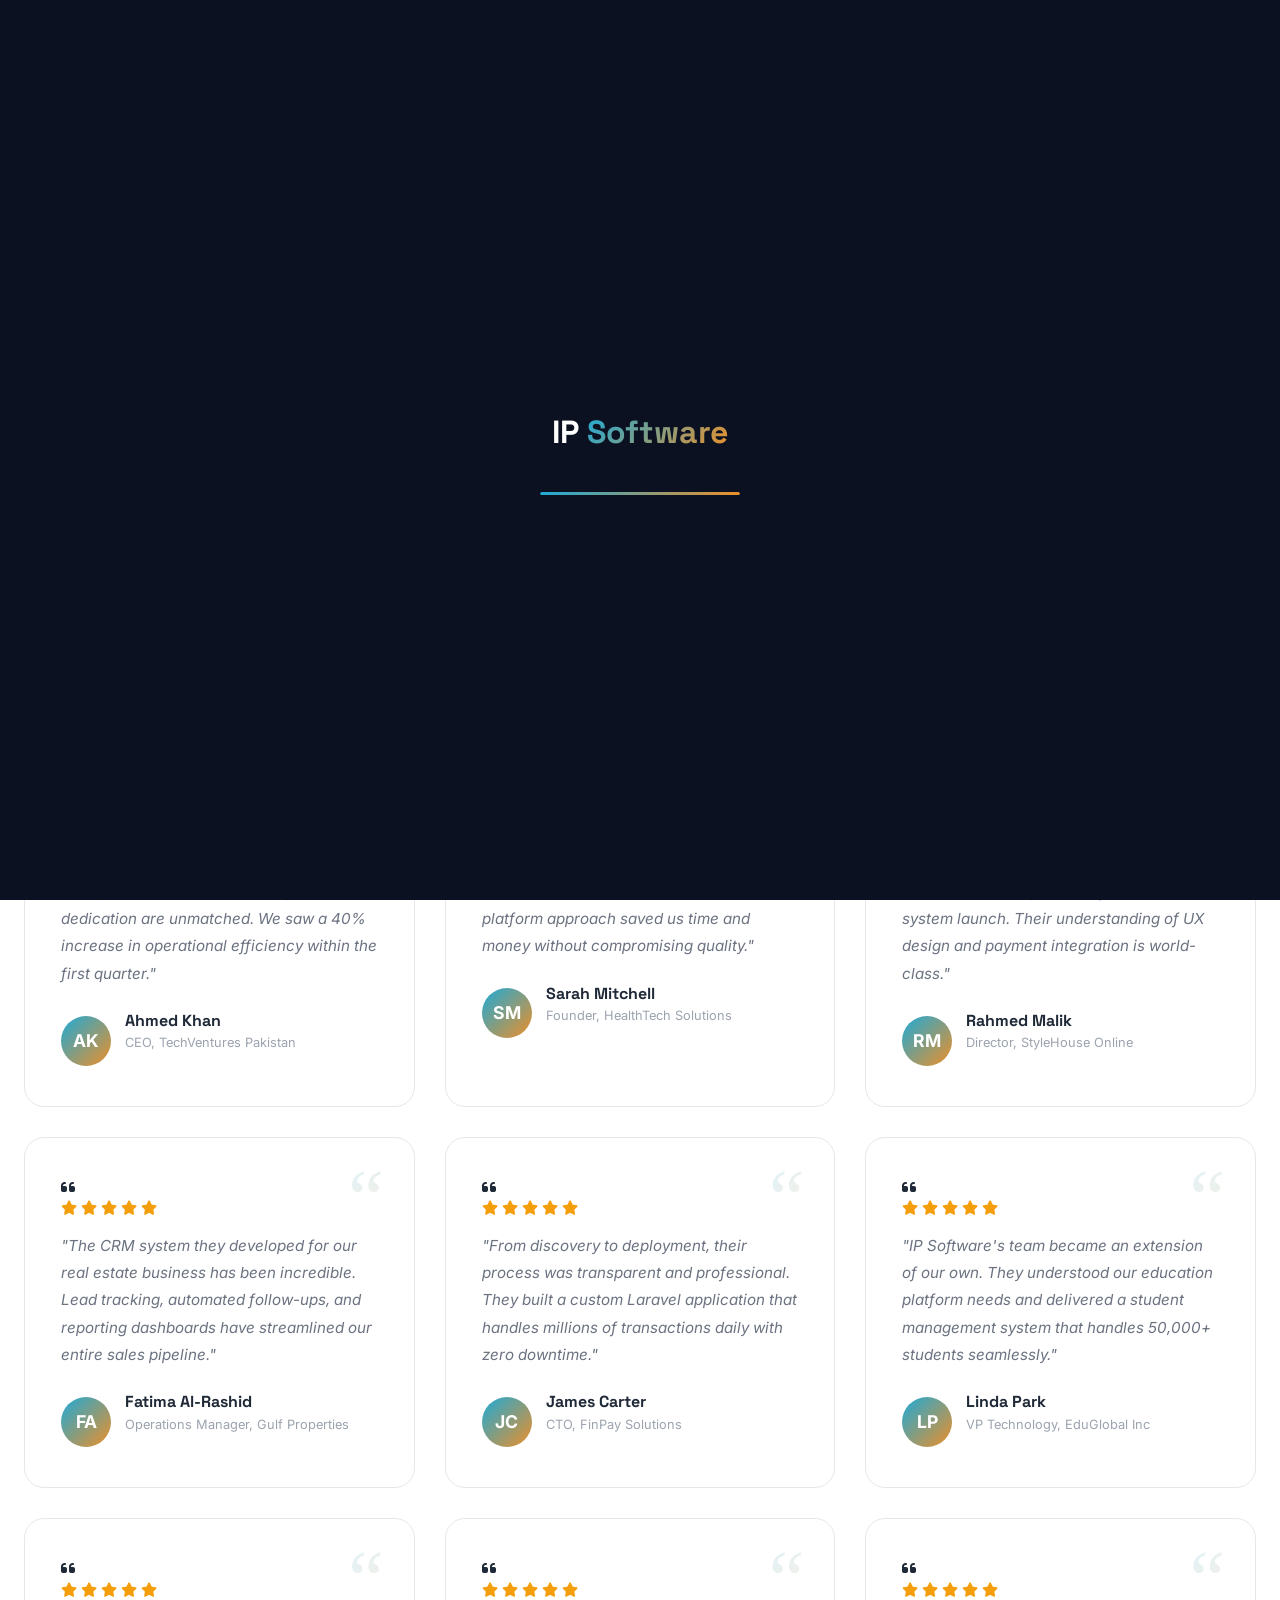
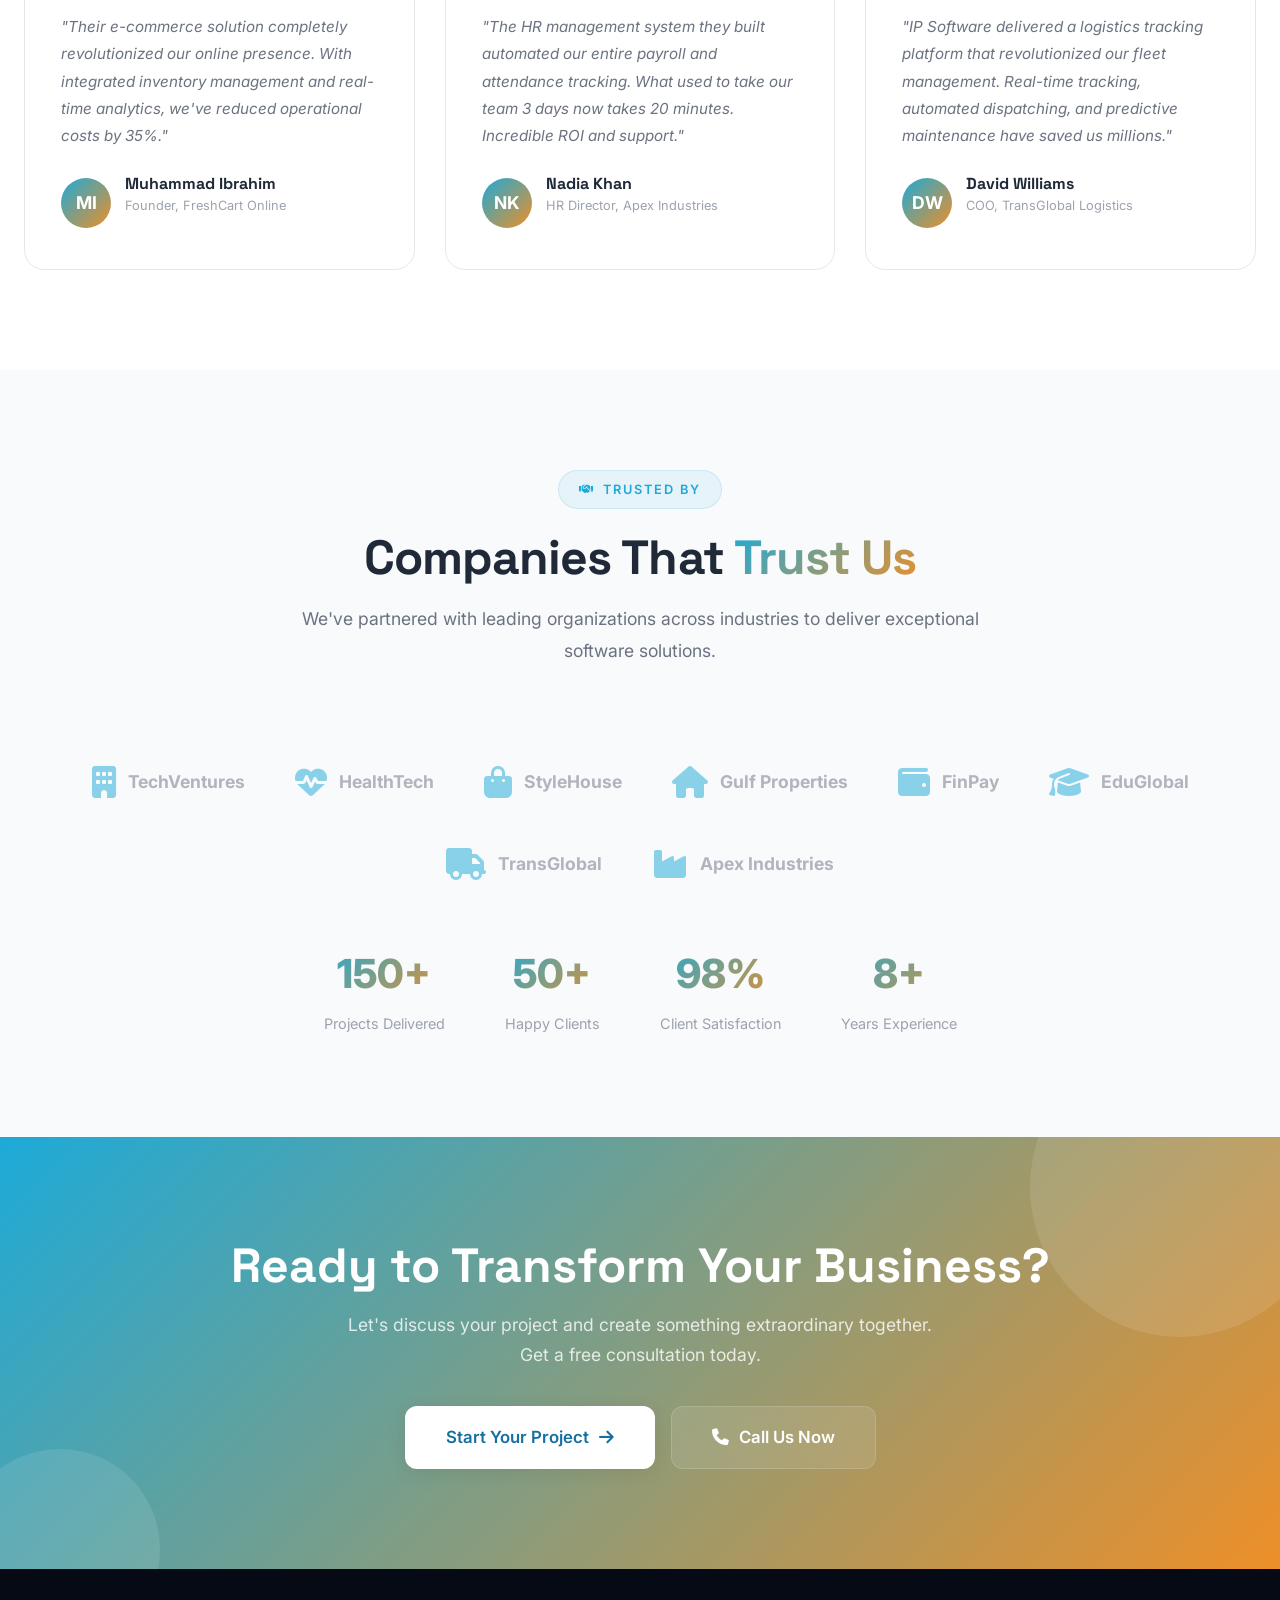
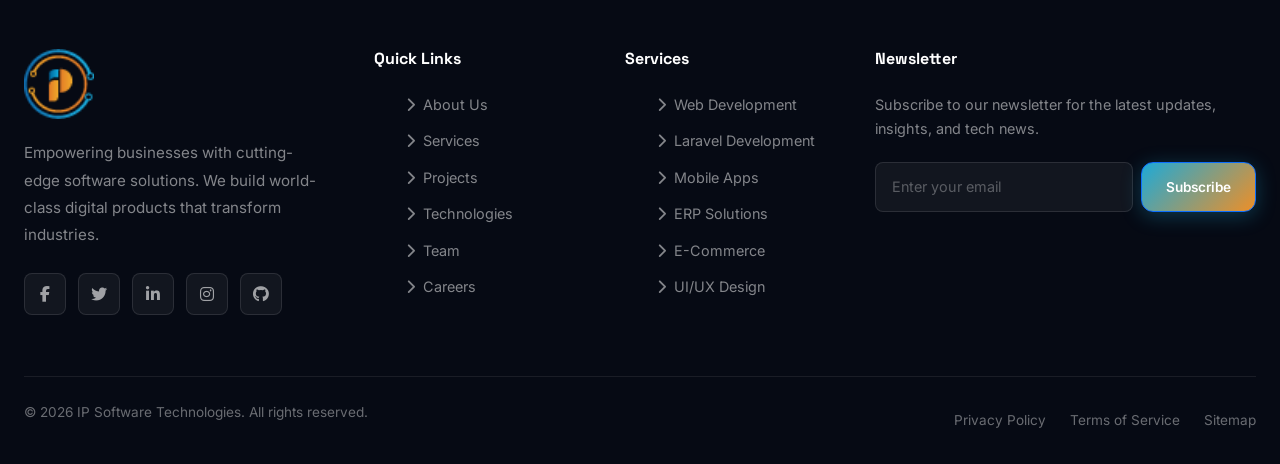
<file: frontend/testimonials.html>
<!DOCTYPE html>
<html lang="en">
<head>
    <meta charset="UTF-8">
    <meta name="viewport" content="width=device-width, initial-scale=1.0">
    <meta name="description" content="Read what our clients say about IP Software Technologies. Real testimonials from businesses we've helped with web development, mobile apps, ERP systems, and custom software solutions.">
    <meta name="keywords" content="client testimonials, software company reviews, IP Software Technologies feedback, client success stories">
    <meta name="author" content="IP Software Technologies">
    <meta name="robots" content="index, follow">

    <meta property="og:type" content="website">
    <meta property="og:title" content="Testimonials | IP Software Technologies">
    <meta property="og:description" content="Discover why businesses trust IP Software Technologies for their software development needs.">
    <meta property="og:image" content="assets/images/og-image.jpg">

    <title>Testimonials | IP Software Technologies</title>

    <link rel="icon" type="image/png" href="assets/images/favicon.png">

    <link rel="preconnect" href="https://fonts.googleapis.com">
    <link rel="preconnect" href="https://fonts.gstatic.com" crossorigin>

    <link href="https://cdn.jsdelivr.net/npm/bootstrap@5.3.2/dist/css/bootstrap.min.css" rel="stylesheet">
    <link rel="stylesheet" href="https://cdnjs.cloudflare.com/ajax/libs/font-awesome/6.5.1/css/all.min.css">

    <link rel="stylesheet" href="css/style.css">
    <link rel="stylesheet" href="css/animations.css">
    <link rel="stylesheet" href="css/responsive.css">
</head>
<body class="loading">

    <!-- Page Loader -->
    <div class="page-loader">
        <div class="loader-logo">IP <span>Software</span></div>
        <div class="loader-bar"></div>
    </div>

    <!-- Scroll Progress -->
    <div class="scroll-progress"></div>

    <!-- Cursor Follower -->
    <div class="cursor-follower"></div>

    <!-- ========== HEADER ========== -->
    <header class="header">
        <div class="container">
            <a href="index.html" class="logo">
                <img src="images/logo.png" alt="IP Software Technologies" class="logo-img">
            </a>

            <nav class="nav-menu">
                <a href="index.html" class="nav-link">Home</a>
                <a href="about.html" class="nav-link">About</a>
                <a href="services.html" class="nav-link">Services</a>
                <a href="projects.html" class="nav-link">Projects</a>
                <a href="technologies.html" class="nav-link">Technologies</a>
                <a href="team.html" class="nav-link">Team</a>
                <a href="careers.html" class="nav-link">Careers</a>
                <a href="contact.html" class="nav-link">Contact</a>
            </nav>

            <a href="contact.html" class="btn btn-primary btn-sm nav-cta">Get a Quote</a>

            <div class="hamburger">
                <span></span>
                <span></span>
                <span></span>
            </div>
        </div>
    </header>

    <!-- Mobile Menu -->
    <div class="mobile-menu">
        <a href="index.html" class="nav-link">Home</a>
        <a href="about.html" class="nav-link">About</a>
        <a href="services.html" class="nav-link">Services</a>
        <a href="projects.html" class="nav-link">Projects</a>
        <a href="technologies.html" class="nav-link">Technologies</a>
        <a href="team.html" class="nav-link">Team</a>
        <a href="careers.html" class="nav-link">Careers</a>
        <a href="contact.html" class="nav-link">Contact</a>
        <a href="contact.html" class="btn btn-primary" style="margin-top: 20px;">Get a Quote</a>
    </div>

    <!-- ========== PAGE HERO ========== -->
    <section class="page-hero">
        <div class="page-hero-mesh">
            <div class="mesh-gradient-1"></div>
            <div class="mesh-gradient-2"></div>
            <div class="mesh-gradient-3"></div>
        </div>
        <div class="container">
            <div class="page-hero-content">
                <h1 class="page-hero-title reveal">Testimonials</h1>
                <nav class="breadcrumb reveal">
                    <a href="index.html">Home</a>
                    <span class="separator"><i class="fas fa-chevron-right"></i></span>
                    <span class="current">Testimonials</span>
                </nav>
            </div>
        </div>
    </section>

    <!-- ========== TESTIMONIALS SECTION ========== -->
    <section class="section" id="testimonials">
        <div class="container">
            <div class="section-header">
                <div class="section-badge reveal">
                    <i class="fas fa-quote-left"></i> Client Reviews
                </div>
                <h2 class="section-title reveal">
                    What Our Clients <span class="gradient-text">Say</span>
                </h2>
                <p class="section-subtitle reveal">
                    Don't just take our word for it. Here's what our valued clients have to say about working with us.
                </p>
            </div>

            <div class="testimonials-grid stagger-children">

                <!-- Testimonial 1 -->
                <div class="testimonial-card tilt-card">
                    <div class="testimonial-quote-icon"><i class="fas fa-quote-left"></i></div>
                    <div class="testimonial-stars">
                        <i class="fas fa-star"></i>
                        <i class="fas fa-star"></i>
                        <i class="fas fa-star"></i>
                        <i class="fas fa-star"></i>
                        <i class="fas fa-star"></i>
                    </div>
                    <p class="testimonial-text">"IP Software Technologies delivered an exceptional ERP system that transformed our operations. Their team's expertise and dedication are unmatched. We saw a 40% increase in operational efficiency within the first quarter."</p>
                    <div class="testimonial-author">
                        <div class="testimonial-avatar">AK</div>
                        <div class="testimonial-info">
                            <h4>Ahmed Khan</h4>
                            <p>CEO, TechVentures Pakistan</p>
                        </div>
                    </div>
                </div>

                <!-- Testimonial 2 -->
                <div class="testimonial-card tilt-card">
                    <div class="testimonial-quote-icon"><i class="fas fa-quote-left"></i></div>
                    <div class="testimonial-stars">
                        <i class="fas fa-star"></i>
                        <i class="fas fa-star"></i>
                        <i class="fas fa-star"></i>
                        <i class="fas fa-star"></i>
                        <i class="fas fa-star"></i>
                    </div>
                    <p class="testimonial-text">"The mobile app they built for us exceeded all expectations. Professional, responsive, and delivered on time. The Flutter cross-platform approach saved us time and money without compromising quality."</p>
                    <div class="testimonial-author">
                        <div class="testimonial-avatar">SM</div>
                        <div class="testimonial-info">
                            <h4>Sarah Mitchell</h4>
                            <p>Founder, HealthTech Solutions</p>
                        </div>
                    </div>
                </div>

                <!-- Testimonial 3 -->
                <div class="testimonial-card tilt-card">
                    <div class="testimonial-quote-icon"><i class="fas fa-quote-left"></i></div>
                    <div class="testimonial-stars">
                        <i class="fas fa-star"></i>
                        <i class="fas fa-star"></i>
                        <i class="fas fa-star"></i>
                        <i class="fas fa-star"></i>
                        <i class="fas fa-star"></i>
                    </div>
                    <p class="testimonial-text">"Working with IP Software was a game-changer for our e-commerce platform. Sales increased by 200% after the new system launch. Their understanding of UX design and payment integration is world-class."</p>
                    <div class="testimonial-author">
                        <div class="testimonial-avatar">RM</div>
                        <div class="testimonial-info">
                            <h4>Rahmed Malik</h4>
                            <p>Director, StyleHouse Online</p>
                        </div>
                    </div>
                </div>

                <!-- Testimonial 4 -->
                <div class="testimonial-card tilt-card">
                    <div class="testimonial-quote-icon"><i class="fas fa-quote-left"></i></div>
                    <div class="testimonial-stars">
                        <i class="fas fa-star"></i>
                        <i class="fas fa-star"></i>
                        <i class="fas fa-star"></i>
                        <i class="fas fa-star"></i>
                        <i class="fas fa-star"></i>
                    </div>
                    <p class="testimonial-text">"The CRM system they developed for our real estate business has been incredible. Lead tracking, automated follow-ups, and reporting dashboards have streamlined our entire sales pipeline."</p>
                    <div class="testimonial-author">
                        <div class="testimonial-avatar">FA</div>
                        <div class="testimonial-info">
                            <h4>Fatima Al-Rashid</h4>
                            <p>Operations Manager, Gulf Properties</p>
                        </div>
                    </div>
                </div>

                <!-- Testimonial 5 -->
                <div class="testimonial-card tilt-card">
                    <div class="testimonial-quote-icon"><i class="fas fa-quote-left"></i></div>
                    <div class="testimonial-stars">
                        <i class="fas fa-star"></i>
                        <i class="fas fa-star"></i>
                        <i class="fas fa-star"></i>
                        <i class="fas fa-star"></i>
                        <i class="fas fa-star"></i>
                    </div>
                    <p class="testimonial-text">"From discovery to deployment, their process was transparent and professional. They built a custom Laravel application that handles millions of transactions daily with zero downtime."</p>
                    <div class="testimonial-author">
                        <div class="testimonial-avatar">JC</div>
                        <div class="testimonial-info">
                            <h4>James Carter</h4>
                            <p>CTO, FinPay Solutions</p>
                        </div>
                    </div>
                </div>

                <!-- Testimonial 6 -->
                <div class="testimonial-card tilt-card">
                    <div class="testimonial-quote-icon"><i class="fas fa-quote-left"></i></div>
                    <div class="testimonial-stars">
                        <i class="fas fa-star"></i>
                        <i class="fas fa-star"></i>
                        <i class="fas fa-star"></i>
                        <i class="fas fa-star"></i>
                        <i class="fas fa-star"></i>
                    </div>
                    <p class="testimonial-text">"IP Software's team became an extension of our own. They understood our education platform needs and delivered a student management system that handles 50,000+ students seamlessly."</p>
                    <div class="testimonial-author">
                        <div class="testimonial-avatar">LP</div>
                        <div class="testimonial-info">
                            <h4>Linda Park</h4>
                            <p>VP Technology, EduGlobal Inc</p>
                        </div>
                    </div>
                </div>

                <!-- Testimonial 7 -->
                <div class="testimonial-card tilt-card">
                    <div class="testimonial-quote-icon"><i class="fas fa-quote-left"></i></div>
                    <div class="testimonial-stars">
                        <i class="fas fa-star"></i>
                        <i class="fas fa-star"></i>
                        <i class="fas fa-star"></i>
                        <i class="fas fa-star"></i>
                        <i class="fas fa-star"></i>
                    </div>
                    <p class="testimonial-text">"Their e-commerce solution completely revolutionized our online presence. With integrated inventory management and real-time analytics, we've reduced operational costs by 35%."</p>
                    <div class="testimonial-author">
                        <div class="testimonial-avatar">MI</div>
                        <div class="testimonial-info">
                            <h4>Muhammad Ibrahim</h4>
                            <p>Founder, FreshCart Online</p>
                        </div>
                    </div>
                </div>

                <!-- Testimonial 8 -->
                <div class="testimonial-card tilt-card">
                    <div class="testimonial-quote-icon"><i class="fas fa-quote-left"></i></div>
                    <div class="testimonial-stars">
                        <i class="fas fa-star"></i>
                        <i class="fas fa-star"></i>
                        <i class="fas fa-star"></i>
                        <i class="fas fa-star"></i>
                        <i class="fas fa-star"></i>
                    </div>
                    <p class="testimonial-text">"The HR management system they built automated our entire payroll and attendance tracking. What used to take our team 3 days now takes 20 minutes. Incredible ROI and support."</p>
                    <div class="testimonial-author">
                        <div class="testimonial-avatar">NK</div>
                        <div class="testimonial-info">
                            <h4>Nadia Khan</h4>
                            <p>HR Director, Apex Industries</p>
                        </div>
                    </div>
                </div>

                <!-- Testimonial 9 -->
                <div class="testimonial-card tilt-card">
                    <div class="testimonial-quote-icon"><i class="fas fa-quote-left"></i></div>
                    <div class="testimonial-stars">
                        <i class="fas fa-star"></i>
                        <i class="fas fa-star"></i>
                        <i class="fas fa-star"></i>
                        <i class="fas fa-star"></i>
                        <i class="fas fa-star"></i>
                    </div>
                    <p class="testimonial-text">"IP Software delivered a logistics tracking platform that revolutionized our fleet management. Real-time tracking, automated dispatching, and predictive maintenance have saved us millions."</p>
                    <div class="testimonial-author">
                        <div class="testimonial-avatar">DW</div>
                        <div class="testimonial-info">
                            <h4>David Williams</h4>
                            <p>COO, TransGlobal Logistics</p>
                        </div>
                    </div>
                </div>

            </div>
        </div>
    </section>

    <!-- ========== CLIENT LOGOS SECTION ========== -->
    <section class="section section-bg" id="clients">
        <div class="container">
            <div class="section-header">
                <div class="section-badge reveal">
                    <i class="fas fa-handshake"></i> Trusted By
                </div>
                <h2 class="section-title reveal">
                    Companies That <span class="gradient-text">Trust Us</span>
                </h2>
                <p class="section-subtitle reveal">
                    We've partnered with leading organizations across industries to deliver exceptional software solutions.
                </p>
            </div>

            <div class="clients-logos reveal" style="display: flex; flex-wrap: wrap; justify-content: center; align-items: center; gap: 50px; padding: 40px 0;">
                <div style="display: flex; align-items: center; gap: 12px; opacity: 0.5; transition: opacity 0.3s; cursor: pointer;" onmouseover="this.style.opacity='1'" onmouseout="this.style.opacity='0.5'">
                    <i class="fas fa-building" style="font-size: 2rem; color: var(--primary);"></i>
                    <span style="font-size: 1.1rem; font-weight: 700; color: var(--text-light);">TechVentures</span>
                </div>
                <div style="display: flex; align-items: center; gap: 12px; opacity: 0.5; transition: opacity 0.3s; cursor: pointer;" onmouseover="this.style.opacity='1'" onmouseout="this.style.opacity='0.5'">
                    <i class="fas fa-heartbeat" style="font-size: 2rem; color: var(--primary);"></i>
                    <span style="font-size: 1.1rem; font-weight: 700; color: var(--text-light);">HealthTech</span>
                </div>
                <div style="display: flex; align-items: center; gap: 12px; opacity: 0.5; transition: opacity 0.3s; cursor: pointer;" onmouseover="this.style.opacity='1'" onmouseout="this.style.opacity='0.5'">
                    <i class="fas fa-shopping-bag" style="font-size: 2rem; color: var(--primary);"></i>
                    <span style="font-size: 1.1rem; font-weight: 700; color: var(--text-light);">StyleHouse</span>
                </div>
                <div style="display: flex; align-items: center; gap: 12px; opacity: 0.5; transition: opacity 0.3s; cursor: pointer;" onmouseover="this.style.opacity='1'" onmouseout="this.style.opacity='0.5'">
                    <i class="fas fa-home" style="font-size: 2rem; color: var(--primary);"></i>
                    <span style="font-size: 1.1rem; font-weight: 700; color: var(--text-light);">Gulf Properties</span>
                </div>
                <div style="display: flex; align-items: center; gap: 12px; opacity: 0.5; transition: opacity 0.3s; cursor: pointer;" onmouseover="this.style.opacity='1'" onmouseout="this.style.opacity='0.5'">
                    <i class="fas fa-wallet" style="font-size: 2rem; color: var(--primary);"></i>
                    <span style="font-size: 1.1rem; font-weight: 700; color: var(--text-light);">FinPay</span>
                </div>
                <div style="display: flex; align-items: center; gap: 12px; opacity: 0.5; transition: opacity 0.3s; cursor: pointer;" onmouseover="this.style.opacity='1'" onmouseout="this.style.opacity='0.5'">
                    <i class="fas fa-graduation-cap" style="font-size: 2rem; color: var(--primary);"></i>
                    <span style="font-size: 1.1rem; font-weight: 700; color: var(--text-light);">EduGlobal</span>
                </div>
                <div style="display: flex; align-items: center; gap: 12px; opacity: 0.5; transition: opacity 0.3s; cursor: pointer;" onmouseover="this.style.opacity='1'" onmouseout="this.style.opacity='0.5'">
                    <i class="fas fa-truck" style="font-size: 2rem; color: var(--primary);"></i>
                    <span style="font-size: 1.1rem; font-weight: 700; color: var(--text-light);">TransGlobal</span>
                </div>
                <div style="display: flex; align-items: center; gap: 12px; opacity: 0.5; transition: opacity 0.3s; cursor: pointer;" onmouseover="this.style.opacity='1'" onmouseout="this.style.opacity='0.5'">
                    <i class="fas fa-industry" style="font-size: 2rem; color: var(--primary);"></i>
                    <span style="font-size: 1.1rem; font-weight: 700; color: var(--text-light);">Apex Industries</span>
                </div>
            </div>

            <div class="reveal" style="text-align: center; margin-top: 20px;">
                <div style="display: flex; justify-content: center; gap: 60px; flex-wrap: wrap;">
                    <div style="text-align: center;">
                        <div style="font-size: 2.5rem; font-weight: 800; background: var(--gradient-primary); -webkit-background-clip: text; -webkit-text-fill-color: transparent; background-clip: text;">150+</div>
                        <div style="font-size: 0.9rem; color: var(--text-lighter); margin-top: 4px;">Projects Delivered</div>
                    </div>
                    <div style="text-align: center;">
                        <div style="font-size: 2.5rem; font-weight: 800; background: var(--gradient-primary); -webkit-background-clip: text; -webkit-text-fill-color: transparent; background-clip: text;">50+</div>
                        <div style="font-size: 0.9rem; color: var(--text-lighter); margin-top: 4px;">Happy Clients</div>
                    </div>
                    <div style="text-align: center;">
                        <div style="font-size: 2.5rem; font-weight: 800; background: var(--gradient-primary); -webkit-background-clip: text; -webkit-text-fill-color: transparent; background-clip: text;">98%</div>
                        <div style="font-size: 0.9rem; color: var(--text-lighter); margin-top: 4px;">Client Satisfaction</div>
                    </div>
                    <div style="text-align: center;">
                        <div style="font-size: 2.5rem; font-weight: 800; background: var(--gradient-primary); -webkit-background-clip: text; -webkit-text-fill-color: transparent; background-clip: text;">8+</div>
                        <div style="font-size: 0.9rem; color: var(--text-lighter); margin-top: 4px;">Years Experience</div>
                    </div>
                </div>
            </div>
        </div>
    </section>

    <!-- ========== CTA SECTION ========== -->
    <section class="section cta-section" id="cta">
        <div class="cta-shape cta-shape-1"></div>
        <div class="cta-shape cta-shape-2"></div>
        <div class="container">
            <div class="cta-content">
                <h2 class="cta-title reveal">Ready to Transform Your Business?</h2>
                <p class="cta-desc reveal">Let's discuss your project and create something extraordinary together. Get a free consultation today.</p>
                <div class="cta-buttons reveal">
                    <a href="contact.html" class="btn btn-white btn-lg">
                        Start Your Project <i class="fas fa-arrow-right"></i>
                    </a>
                    <a href="tel:+923001234567" class="btn btn-glass btn-lg">
                        <i class="fas fa-phone"></i> Call Us Now
                    </a>
                </div>
            </div>
        </div>
    </section>

    <!-- ========== FOOTER ========== -->
    <footer class="footer">
        <div class="container">
            <div class="footer-grid">
                <div class="footer-brand">
                    <a href="index.html" class="logo">
                        <img src="images/logo.png" alt="IP Software Technologies" class="logo-img">
                    </a>
                    <p>Empowering businesses with cutting-edge software solutions. We build world-class digital products that transform industries.</p>
                    <div class="footer-social">
                        <a href="#" aria-label="Facebook"><i class="fab fa-facebook-f"></i></a>
                        <a href="#" aria-label="Twitter"><i class="fab fa-twitter"></i></a>
                        <a href="#" aria-label="LinkedIn"><i class="fab fa-linkedin-in"></i></a>
                        <a href="#" aria-label="Instagram"><i class="fab fa-instagram"></i></a>
                        <a href="#" aria-label="GitHub"><i class="fab fa-github"></i></a>
                    </div>
                </div>

                <div class="footer-col">
                    <h4>Quick Links</h4>
                    <ul class="footer-links">
                        <li><a href="about.html"><i class="fas fa-chevron-right"></i> About Us</a></li>
                        <li><a href="services.html"><i class="fas fa-chevron-right"></i> Services</a></li>
                        <li><a href="projects.html"><i class="fas fa-chevron-right"></i> Projects</a></li>
                        <li><a href="technologies.html"><i class="fas fa-chevron-right"></i> Technologies</a></li>
                        <li><a href="team.html"><i class="fas fa-chevron-right"></i> Team</a></li>
                        <li><a href="careers.html"><i class="fas fa-chevron-right"></i> Careers</a></li>
                    </ul>
                </div>

                <div class="footer-col">
                    <h4>Services</h4>
                    <ul class="footer-links">
                        <li><a href="services.html"><i class="fas fa-chevron-right"></i> Web Development</a></li>
                        <li><a href="services.html"><i class="fas fa-chevron-right"></i> Laravel Development</a></li>
                        <li><a href="services.html"><i class="fas fa-chevron-right"></i> Mobile Apps</a></li>
                        <li><a href="services.html"><i class="fas fa-chevron-right"></i> ERP Solutions</a></li>
                        <li><a href="services.html"><i class="fas fa-chevron-right"></i> E-Commerce</a></li>
                        <li><a href="services.html"><i class="fas fa-chevron-right"></i> UI/UX Design</a></li>
                    </ul>
                </div>

                <div class="footer-col footer-newsletter">
                    <h4>Newsletter</h4>
                    <p>Subscribe to our newsletter for the latest updates, insights, and tech news.</p>
                    <form class="newsletter-form">
                        <input type="email" placeholder="Enter your email" required>
                        <button type="submit" class="btn btn-primary btn-sm">Subscribe</button>
                    </form>
                </div>
            </div>

            <div class="footer-bottom">
                <p>&copy; <span class="current-year">2026</span> IP Software Technologies. All rights reserved.</p>
                <div class="footer-bottom-links">
                    <a href="#">Privacy Policy</a>
                    <a href="#">Terms of Service</a>
                    <a href="#">Sitemap</a>
                </div>
            </div>
        </div>
    </footer>

    <!-- WhatsApp Button -->
    <a href="https://wa.me/923001234567" class="whatsapp-btn" target="_blank" aria-label="Chat on WhatsApp">
        <i class="fab fa-whatsapp"></i>
    </a>

    <!-- Back to Top -->
    <button class="back-to-top" aria-label="Back to top">
        <i class="fas fa-chevron-up"></i>
    </button>

    <!-- Bootstrap JS -->
    <script src="https://cdn.jsdelivr.net/npm/bootstrap@5.3.2/dist/js/bootstrap.bundle.min.js"></script>

    <!-- Custom JS -->
    <script src="js/particles.js"></script>
    <script src="js/main.js"></script>
</body>
</html>
</file>
<file: frontend/css/style.css>
/* ============================================
   IP Software Technologies - Premium Design System
   Version: 1.0.0
   ============================================ */

/* ---------- Google Fonts ---------- */
@import url('https://fonts.googleapis.com/css2?family=Inter:wght@300;400;500;600;700;800;900&family=Space+Grotesk:wght@400;500;600;700&family=JetBrains+Mono:wght@400;500&display=swap');

/* ---------- CSS Variables ---------- */
:root {
    --primary: #1DAAD8;
    --primary-dark: #1570A2;
    --primary-light: #5BC0EB;
    --primary-glow: rgba(29, 170, 216, 0.3);

    --secondary: #ED8F28;
    --secondary-light: #F3A64C;
    --secondary-dark: #D07A1A;
    --secondary-glow: rgba(237, 143, 40, 0.3);

    --white: #FFFFFF;
    --background: #F8FAFC;
    --bg-dark: #0B1120;
    --bg-darker: #060A14;

    --text: #1F2937;
    --text-light: #6B7280;
    --text-lighter: #9CA3AF;
    --border: #E5E7EB;

    --gradient-primary: linear-gradient(135deg, var(--primary), var(--secondary));
    --gradient-primary-h: linear-gradient(135deg, var(--secondary), var(--primary));
    --gradient-dark: linear-gradient(135deg, var(--bg-dark), #111827);
    --gradient-glass: linear-gradient(135deg, rgba(255,255,255,0.1), rgba(255,255,255,0.05));
    --gradient-hero: linear-gradient(135deg, rgba(11,17,32,0.95), rgba(6,10,20,0.85));

    --shadow-sm: 0 1px 3px rgba(0,0,0,0.08);
    --shadow-md: 0 4px 20px rgba(0,0,0,0.08);
    --shadow-lg: 0 10px 40px rgba(0,0,0,0.12);
    --shadow-xl: 0 20px 60px rgba(0,0,0,0.15);
    --shadow-glow-primary: 0 0 40px rgba(29, 170, 216, 0.2);
    --shadow-glow-secondary: 0 0 40px rgba(237, 143, 40, 0.2);

    --radius-sm: 8px;
    --radius-md: 12px;
    --radius-lg: 20px;
    --radius-xl: 28px;
    --radius-full: 50%;

    --font-primary: 'Inter', -apple-system, BlinkMacSystemFont, sans-serif;
    --font-heading: 'Space Grotesk', sans-serif;
    --font-mono: 'JetBrains Mono', monospace;

    --transition-fast: 0.2s cubic-bezier(0.4, 0, 0.2, 1);
    --transition-smooth: 0.4s cubic-bezier(0.4, 0, 0.2, 1);
    --transition-bounce: 0.6s cubic-bezier(0.68, -0.55, 0.265, 1.55);

    --container: 1280px;
    --container-lg: 1400px;
    --header-height: 80px;
}

/* ---------- Reset & Base ---------- */
*,
*::before,
*::after {
    margin: 0;
    padding: 0;
    box-sizing: border-box;
}

html {
    scroll-behavior: smooth;
    font-size: 16px;
    -webkit-font-smoothing: antialiased;
    -moz-osx-font-smoothing: grayscale;
}

body {
    font-family: var(--font-primary);
    color: var(--text);
    background: var(--white);
    line-height: 1.7;
    overflow-x: hidden;
    position: relative;
}

body.loading {
    overflow: hidden;
}

a {
    text-decoration: none;
    color: inherit;
    transition: var(--transition-fast);
}

ul, ol {
    list-style: none;
}

img {
    max-width: 100%;
    height: auto;
    display: block;
}

button {
    border: none;
    outline: none;
    cursor: pointer;
    font-family: inherit;
    background: none;
}

input, textarea, select {
    font-family: inherit;
    outline: none;
    border: none;
}

h1, h2, h3, h4, h5, h6 {
    font-family: var(--font-heading);
    font-weight: 700;
    line-height: 1.2;
    color: var(--text);
}

/* ---------- Page Loader ---------- */
.page-loader {
    position: fixed;
    inset: 0;
    z-index: 99999;
    background: var(--bg-dark);
    display: flex;
    align-items: center;
    justify-content: center;
    flex-direction: column;
    transition: opacity 0.6s, visibility 0.6s;
}

.page-loader.loaded {
    opacity: 0;
    visibility: hidden;
    pointer-events: none;
}

.loader-logo {
    font-family: var(--font-heading);
    font-size: 2rem;
    font-weight: 800;
    color: var(--white);
    margin-bottom: 2rem;
    opacity: 0;
    animation: fadeInUp 0.6s forwards 0.2s;
}

.loader-logo span {
    background: var(--gradient-primary);
    -webkit-background-clip: text;
    -webkit-text-fill-color: transparent;
    background-clip: text;
}

.loader-bar {
    width: 200px;
    height: 3px;
    background: rgba(255,255,255,0.1);
    border-radius: 10px;
    overflow: hidden;
    opacity: 0;
    animation: fadeInUp 0.6s forwards 0.4s;
}

.loader-bar::after {
    content: '';
    display: block;
    width: 0;
    height: 100%;
    background: var(--gradient-primary);
    border-radius: 10px;
    animation: loadBar 1.5s ease forwards 0.6s;
}

@keyframes loadBar {
    to { width: 100%; }
}

/* ---------- Container ---------- */
.container {
    max-width: var(--container);
    margin: 0 auto;
    padding: 0 24px;
}

.container-lg {
    max-width: var(--container-lg);
}

.container-fluid {
    max-width: 100%;
    padding: 0 40px;
}

/* ---------- Section ---------- */
.section {
    padding: 100px 0;
    position: relative;
    overflow: hidden;
}

.section-dark {
    background: var(--bg-dark);
    color: var(--white);
}

.section-dark h1,
.section-dark h2,
.section-dark h3,
.section-dark h4,
.section-dark h5,
.section-dark h6 {
    color: var(--white);
}

.section-gradient {
    background: var(--gradient-dark);
    color: var(--white);
}

.section-gradient h1,
.section-gradient h2,
.section-gradient h3,
.section-gradient h4,
.section-gradient h5,
.section-gradient h6 {
    color: var(--white);
}

.section-bg {
    background: var(--background);
}

/* ---------- Section Header ---------- */
.section-header {
    text-align: center;
    max-width: 700px;
    margin: 0 auto 60px;
}

.section-badge {
    display: inline-flex;
    align-items: center;
    gap: 8px;
    padding: 8px 20px;
    background: rgba(29, 170, 216, 0.08);
    border: 1px solid rgba(29, 170, 216, 0.15);
    border-radius: 50px;
    font-size: 0.8rem;
    font-weight: 600;
    color: var(--primary);
    text-transform: uppercase;
    letter-spacing: 2px;
    margin-bottom: 20px;
}

.section-badge i {
    font-size: 0.7rem;
}

.section-dark .section-badge {
    background: rgba(29, 170, 216, 0.15);
    border-color: rgba(29, 170, 216, 0.3);
}

.section-title {
    font-size: clamp(2rem, 4vw, 3rem);
    font-weight: 800;
    margin-bottom: 16px;
    letter-spacing: -0.02em;
}

.section-title .gradient-text {
    background: var(--gradient-primary);
    -webkit-background-clip: text;
    -webkit-text-fill-color: transparent;
    background-clip: text;
}

.section-subtitle {
    font-size: 1.1rem;
    color: var(--text-light);
    line-height: 1.8;
}

.section-dark .section-subtitle {
    color: rgba(255,255,255,0.6);
}

/* ---------- Buttons ---------- */
.btn {
    display: inline-flex;
    align-items: center;
    justify-content: center;
    gap: 10px;
    padding: 14px 32px;
    font-size: 0.95rem;
    font-weight: 600;
    border-radius: var(--radius-md);
    transition: all var(--transition-smooth);
    position: relative;
    overflow: hidden;
    white-space: nowrap;
    cursor: pointer;
}

.btn::before {
    content: '';
    position: absolute;
    inset: 0;
    background: linear-gradient(135deg, rgba(255,255,255,0.2), transparent);
    opacity: 0;
    transition: var(--transition-fast);
}

.btn:hover::before {
    opacity: 1;
}

.btn-primary {
    background: var(--gradient-primary);
    color: var(--white);
    box-shadow: 0 4px 20px rgba(29, 170, 216, 0.3);
}

.btn-primary:hover {
    transform: translateY(-3px);
    box-shadow: 0 8px 30px rgba(29, 170, 216, 0.4);
}

.btn-secondary {
    background: transparent;
    color: var(--white);
    border: 2px solid rgba(255,255,255,0.3);
    backdrop-filter: blur(10px);
}

.btn-secondary:hover {
    border-color: var(--primary);
    color: var(--primary);
    transform: translateY(-3px);
    box-shadow: var(--shadow-glow-primary);
}

.btn-outline {
    background: transparent;
    color: var(--primary);
    border: 2px solid var(--primary);
}

.btn-outline:hover {
    background: var(--primary);
    color: var(--white);
    transform: translateY(-3px);
    box-shadow: var(--shadow-glow-primary);
}

.btn-glass {
    background: rgba(255,255,255,0.1);
    color: var(--white);
    border: 1px solid rgba(255,255,255,0.15);
    backdrop-filter: blur(20px);
    -webkit-backdrop-filter: blur(20px);
}

.btn-glass:hover {
    background: rgba(255,255,255,0.2);
    border-color: rgba(255,255,255,0.3);
    transform: translateY(-3px);
}

.btn-white {
    background: var(--white);
    color: var(--primary-dark);
    box-shadow: var(--shadow-md);
}

.btn-white:hover {
    transform: translateY(-3px);
    box-shadow: var(--shadow-lg);
}

.btn-sm {
    padding: 10px 24px;
    font-size: 0.85rem;
}

.btn-lg {
    padding: 18px 40px;
    font-size: 1.05rem;
}

.btn-icon {
    width: 50px;
    height: 50px;
    padding: 0;
    border-radius: var(--radius-full);
    display: inline-flex;
    align-items: center;
    justify-content: center;
}

/* ---------- Header / Navbar ---------- */
.header {
    position: fixed;
    top: 0;
    left: 0;
    right: 0;
    z-index: 1000;
    height: var(--header-height);
    display: flex;
    align-items: center;
    transition: all var(--transition-smooth);
}

.header.transparent {
    background: transparent;
}

.header.scrolled {
    background: rgba(11, 17, 32, 0.95);
    backdrop-filter: blur(20px);
    -webkit-backdrop-filter: blur(20px);
    box-shadow: 0 4px 30px rgba(0,0,0,0.15);
    height: 70px;
}

.header .container {
    display: flex;
    align-items: center;
    justify-content: space-between;
}

.logo {
    display: flex;
    align-items: center;
    gap: 12px;
    z-index: 1001;
}

.logo-img {
    height: 70px;
    width: auto;
    object-fit: contain;
    transition: transform 0.35s ease;
    cursor: pointer;
}

.logo-img:hover {
    transform: rotate(360deg);
}

.nav-menu {
    display: flex;
    align-items: center;
    gap: 4px;
}

.nav-link {
    padding: 10px 18px;
    font-size: 0.9rem;
    font-weight: 500;
    color: rgba(255,255,255,0.75);
    border-radius: var(--radius-sm);
    transition: var(--transition-fast);
    position: relative;
}

.nav-link:hover,
.nav-link.active {
    color: var(--white);
    background: rgba(255,255,255,0.08);
}

.nav-link.active::after {
    content: '';
    position: absolute;
    bottom: 4px;
    left: 50%;
    transform: translateX(-50%);
    width: 20px;
    height: 3px;
    background: var(--gradient-primary);
    border-radius: 10px;
}

.nav-cta {
    margin-left: 16px;
}

.hamburger {
    display: none;
    flex-direction: column;
    gap: 6px;
    cursor: pointer;
    z-index: 1001;
    padding: 8px;
}

.hamburger span {
    width: 28px;
    height: 2px;
    background: var(--white);
    border-radius: 2px;
    transition: var(--transition-smooth);
}

.hamburger.active span:nth-child(1) {
    transform: rotate(45deg) translate(6px, 6px);
}

.hamburger.active span:nth-child(2) {
    opacity: 0;
}

.hamburger.active span:nth-child(3) {
    transform: rotate(-45deg) translate(6px, -6px);
}

/* Mobile Menu */
.mobile-menu {
    display: none;
    position: fixed;
    inset: 0;
    background: rgba(11, 17, 32, 0.98);
    backdrop-filter: blur(20px);
    -webkit-backdrop-filter: blur(20px);
    z-index: 999;
    flex-direction: column;
    align-items: center;
    justify-content: center;
    gap: 10px;
    opacity: 0;
    visibility: hidden;
    transition: var(--transition-smooth);
}

.mobile-menu.active {
    opacity: 1;
    visibility: visible;
}

.mobile-menu .nav-link {
    font-size: 1.3rem;
    padding: 14px 30px;
    color: rgba(255,255,255,0.8);
}

.mobile-menu .nav-link:hover {
    color: var(--white);
    background: rgba(255,255,255,0.05);
}

/* ---------- Hero Section ---------- */
.hero {
    min-height: 100vh;
    display: flex;
    align-items: center;
    position: relative;
    background: var(--bg-darker);
    overflow: hidden;
}

.hero-bg {
    position: absolute;
    inset: 0;
    z-index: 1;
}

.hero-bg video {
    width: 100%;
    height: 100%;
    object-fit: cover;
    opacity: 0.15;
}

.hero-overlay {
    position: absolute;
    inset: 0;
    background: var(--gradient-hero);
    z-index: 2;
}

.hero-mesh {
    position: absolute;
    inset: 0;
    z-index: 3;
    opacity: 0.4;
}

.mesh-gradient-1 {
    position: absolute;
    width: 600px;
    height: 600px;
    background: radial-gradient(circle, rgba(29, 170, 216, 0.15), transparent 70%);
    top: -200px;
    right: -100px;
    border-radius: 50%;
    animation: meshFloat 15s ease-in-out infinite;
}

.mesh-gradient-2 {
    position: absolute;
    width: 500px;
    height: 500px;
    background: radial-gradient(circle, rgba(237, 143, 40, 0.1), transparent 70%);
    bottom: -150px;
    left: -100px;
    border-radius: 50%;
    animation: meshFloat 18s ease-in-out infinite reverse;
}

.mesh-gradient-3 {
    position: absolute;
    width: 400px;
    height: 400px;
    background: radial-gradient(circle, rgba(29, 170, 216, 0.08), transparent 70%);
    top: 50%;
    left: 50%;
    transform: translate(-50%, -50%);
    border-radius: 50%;
    animation: meshPulse 10s ease-in-out infinite;
}

@keyframes meshFloat {
    0%, 100% { transform: translate(0, 0) scale(1); }
    25% { transform: translate(30px, -30px) scale(1.05); }
    50% { transform: translate(-20px, 20px) scale(0.95); }
    75% { transform: translate(20px, 10px) scale(1.02); }
}

@keyframes meshPulse {
    0%, 100% { transform: translate(-50%, -50%) scale(1); opacity: 0.3; }
    50% { transform: translate(-50%, -50%) scale(1.2); opacity: 0.5; }
}

.hero-particles {
    position: absolute;
    inset: 0;
    z-index: 4;
}

.hero-content {
    position: relative;
    z-index: 10;
    max-width: 800px;
}

.hero-badge {
    display: inline-flex;
    align-items: center;
    gap: 10px;
    padding: 10px 24px;
    background: rgba(29, 170, 216, 0.1);
    border: 1px solid rgba(29, 170, 216, 0.2);
    border-radius: 50px;
    margin-bottom: 30px;
    backdrop-filter: blur(10px);
    -webkit-backdrop-filter: blur(10px);
}

.hero-badge-dot {
    width: 8px;
    height: 8px;
    background: #10B981;
    border-radius: 50%;
    animation: pulse-dot 2s ease-in-out infinite;
}

@keyframes pulse-dot {
    0%, 100% { opacity: 1; transform: scale(1); }
    50% { opacity: 0.5; transform: scale(1.5); }
}

.hero-badge-text {
    font-size: 0.8rem;
    font-weight: 600;
    color: var(--primary-light);
    text-transform: uppercase;
    letter-spacing: 2px;
}

.hero-title {
    font-size: clamp(2.8rem, 6vw, 4.5rem);
    font-weight: 800;
    color: var(--white);
    line-height: 1.1;
    margin-bottom: 24px;
    letter-spacing: -0.03em;
}

.hero-title .line {
    display: block;
}

.hero-title .gradient-text {
    background: var(--gradient-primary);
    -webkit-background-clip: text;
    -webkit-text-fill-color: transparent;
    background-clip: text;
}

.hero-title .typing-text {
    color: var(--secondary-light);
    position: relative;
}

.hero-title .typing-text::after {
    content: '|';
    animation: blink 1s step-end infinite;
    color: var(--primary-light);
    -webkit-text-fill-color: initial;
}

@keyframes blink {
    50% { opacity: 0; }
}

.hero-desc {
    font-size: 1.15rem;
    color: rgba(255,255,255,0.65);
    max-width: 600px;
    margin-bottom: 40px;
    line-height: 1.8;
}

.hero-buttons {
    display: flex;
    gap: 16px;
    flex-wrap: wrap;
    margin-bottom: 60px;
}

.hero-stats {
    display: flex;
    gap: 50px;
}

.hero-stat {
    position: relative;
}

.hero-stat::after {
    content: '';
    position: absolute;
    right: -25px;
    top: 50%;
    transform: translateY(-50%);
    width: 1px;
    height: 40px;
    background: rgba(255,255,255,0.15);
}

.hero-stat:last-child::after {
    display: none;
}

.hero-stat-number {
    font-family: var(--font-heading);
    font-size: 2.5rem;
    font-weight: 800;
    color: var(--white);
    line-height: 1;
    margin-bottom: 6px;
}

.hero-stat-number span {
    background: var(--gradient-primary);
    -webkit-background-clip: text;
    -webkit-text-fill-color: transparent;
    background-clip: text;
}

.hero-stat-label {
    font-size: 0.85rem;
    color: rgba(255,255,255,0.5);
    font-weight: 500;
}

/* Hero Floating Elements */
.hero-floating {
    position: absolute;
    z-index: 5;
}

.floating-card {
    position: absolute;
    padding: 16px 20px;
    background: rgba(255,255,255,0.05);
    border: 1px solid rgba(255,255,255,0.1);
    border-radius: var(--radius-md);
    backdrop-filter: blur(20px);
    -webkit-backdrop-filter: blur(20px);
    display: flex;
    align-items: center;
    gap: 12px;
    animation: float 6s ease-in-out infinite;
}

.floating-card i {
    font-size: 1.5rem;
    color: var(--primary-light);
}

.floating-card-text {
    font-size: 0.8rem;
    color: rgba(255,255,255,0.7);
    font-weight: 500;
}

.floating-card-1 {
    top: 25%;
    right: 8%;
    animation-delay: 0s;
}

.floating-card-2 {
    top: 55%;
    right: 5%;
    animation-delay: 2s;
}

.floating-card-3 {
    bottom: 20%;
    right: 12%;
    animation-delay: 4s;
}

@keyframes float {
    0%, 100% { transform: translateY(0); }
    50% { transform: translateY(-15px); }
}

/* Scroll Indicator */
.scroll-indicator {
    position: absolute;
    bottom: 40px;
    left: 50%;
    transform: translateX(-50%);
    z-index: 10;
    display: flex;
    flex-direction: column;
    align-items: center;
    gap: 10px;
}

.scroll-indicator span {
    font-size: 0.7rem;
    color: rgba(255,255,255,0.4);
    text-transform: uppercase;
    letter-spacing: 3px;
}

.scroll-mouse {
    width: 26px;
    height: 40px;
    border: 2px solid rgba(255,255,255,0.3);
    border-radius: 20px;
    position: relative;
}

.scroll-mouse::after {
    content: '';
    position: absolute;
    top: 8px;
    left: 50%;
    transform: translateX(-50%);
    width: 4px;
    height: 8px;
    background: var(--primary-light);
    border-radius: 4px;
    animation: scrollDown 2s ease-in-out infinite;
}

@keyframes scrollDown {
    0% { opacity: 1; transform: translateX(-50%) translateY(0); }
    100% { opacity: 0; transform: translateX(-50%) translateY(15px); }
}

/* ---------- Stats Section ---------- */
.stats-section {
    position: relative;
    margin-top: -60px;
    z-index: 20;
}

.stats-wrapper {
    background: var(--white);
    border-radius: var(--radius-xl);
    padding: 50px 60px;
    box-shadow: var(--shadow-xl);
    display: grid;
    grid-template-columns: repeat(4, 1fr);
    gap: 40px;
    position: relative;
    overflow: hidden;
}

.stats-wrapper::before {
    content: '';
    position: absolute;
    top: 0;
    left: 0;
    right: 0;
    height: 4px;
    background: var(--gradient-primary);
}

.stat-item {
    text-align: center;
    position: relative;
}

.stat-item::after {
    content: '';
    position: absolute;
    right: 0;
    top: 50%;
    transform: translateY(-50%);
    width: 1px;
    height: 60%;
    background: var(--border);
}

.stat-item:last-child::after {
    display: none;
}

.stat-icon {
    width: 60px;
    height: 60px;
    background: rgba(29, 170, 216, 0.08);
    border-radius: var(--radius-md);
    display: flex;
    align-items: center;
    justify-content: center;
    margin: 0 auto 16px;
    font-size: 1.5rem;
    color: var(--primary);
    transition: var(--transition-smooth);
}

.stat-item:hover .stat-icon {
    background: var(--gradient-primary);
    color: var(--white);
    transform: scale(1.1);
}

.stat-number {
    font-family: var(--font-heading);
    font-size: 2.5rem;
    font-weight: 800;
    color: var(--text);
    line-height: 1;
    margin-bottom: 8px;
}

.stat-label {
    font-size: 0.9rem;
    color: var(--text-light);
    font-weight: 500;
}

/* ---------- About Section ---------- */
.about-grid {
    display: grid;
    grid-template-columns: 1fr 1fr;
    gap: 80px;
    align-items: center;
}

.about-content {
    max-width: 520px;
}

.about-badge {
    display: inline-flex;
    align-items: center;
    gap: 8px;
    padding: 8px 20px;
    background: rgba(237, 143, 40, 0.08);
    border: 1px solid rgba(237, 143, 40, 0.15);
    border-radius: 50px;
    font-size: 0.8rem;
    font-weight: 600;
    color: var(--secondary);
    text-transform: uppercase;
    letter-spacing: 2px;
    margin-bottom: 20px;
}

.about-title {
    font-size: clamp(2rem, 3.5vw, 2.8rem);
    margin-bottom: 20px;
}

.about-desc {
    font-size: 1.05rem;
    color: var(--text-light);
    margin-bottom: 30px;
    line-height: 1.8;
}

.about-features {
    display: grid;
    grid-template-columns: 1fr 1fr;
    gap: 20px;
    margin-bottom: 36px;
}

.about-feature {
    display: flex;
    align-items: center;
    gap: 12px;
}

.about-feature-icon {
    width: 40px;
    height: 40px;
    background: rgba(29, 170, 216, 0.08);
    border-radius: var(--radius-sm);
    display: flex;
    align-items: center;
    justify-content: center;
    color: var(--primary);
    font-size: 1rem;
    flex-shrink: 0;
}

.about-feature-text {
    font-size: 0.9rem;
    font-weight: 600;
    color: var(--text);
}

.about-visual {
    position: relative;
}

.about-image-wrapper {
    position: relative;
    border-radius: var(--radius-xl);
    overflow: hidden;
    aspect-ratio: 4/3;
    background: var(--gradient-dark);
}

.about-image-wrapper img {
    width: 100%;
    height: 100%;
    object-fit: cover;
}

.about-experience-badge {
    position: absolute;
    bottom: -35px;
    right: -35px;
    width: 140px;
    height: 140px;
    background: var(--gradient-primary);
    border-radius: var(--radius-xl);
    display: flex;
    flex-direction: column;
    align-items: center;
    justify-content: center;
    text-align: center;
    padding: 15px;
    color: var(--white);
    box-shadow: var(--shadow-glow-primary);
}

.about-experience-number {
    font-family: var(--font-heading);
    font-size: 3rem;
    font-weight: 800;
    line-height: 1;
}

.about-experience-text {
    font-size: 0.75rem;
    font-weight: 600;
    text-transform: uppercase;
    letter-spacing: 1px;
    opacity: 0.9;
}

.about-floating-shape {
    position: absolute;
    top: -30px;
    left: -30px;
    width: 100px;
    height: 100px;
    border: 2px solid rgba(29, 170, 216, 0.2);
    border-radius: var(--radius-lg);
    animation: float 8s ease-in-out infinite;
}

/* ---------- Services Section ---------- */
.services-grid {
    display: grid;
    grid-template-columns: repeat(3, 1fr);
    gap: 30px;
}

.service-card {
    background: var(--white);
    border: 1px solid var(--border);
    border-radius: var(--radius-lg);
    padding: 40px 32px;
    transition: all var(--transition-smooth);
    position: relative;
    overflow: hidden;
    cursor: pointer;
    group: true;
}

.service-card::before {
    content: '';
    position: absolute;
    top: 0;
    left: 0;
    right: 0;
    height: 4px;
    background: var(--gradient-primary);
    transform: scaleX(0);
    transform-origin: left;
    transition: transform var(--transition-smooth);
}

.service-card:hover::before {
    transform: scaleX(1);
}

.service-card:hover {
    transform: translateY(-10px);
    box-shadow: var(--shadow-xl);
    border-color: transparent;
}

.service-icon {
    width: 70px;
    height: 70px;
    background: rgba(29, 170, 216, 0.08);
    border-radius: var(--radius-md);
    display: flex;
    align-items: center;
    justify-content: center;
    font-size: 1.8rem;
    color: var(--primary);
    margin-bottom: 24px;
    transition: var(--transition-smooth);
}

.service-card:hover .service-icon {
    background: var(--gradient-primary);
    color: var(--white);
    transform: scale(1.1) rotate(5deg);
}

.service-title {
    font-size: 1.25rem;
    font-weight: 700;
    margin-bottom: 12px;
}

.service-desc {
    font-size: 0.95rem;
    color: var(--text-light);
    line-height: 1.7;
    margin-bottom: 20px;
}

.service-link {
    display: inline-flex;
    align-items: center;
    gap: 8px;
    font-size: 0.9rem;
    font-weight: 600;
    color: var(--primary);
    transition: var(--transition-fast);
}

.service-link i {
    transition: var(--transition-fast);
}

.service-link:hover {
    gap: 12px;
}

.service-card:nth-child(even) .service-icon {
    background: rgba(237, 143, 40, 0.08);
    color: var(--secondary);
}

.service-card:nth-child(even):hover .service-icon {
    background: linear-gradient(135deg, var(--secondary), var(--secondary-light));
    color: var(--white);
}

/* ---------- Technologies Section ---------- */
.tech-marquee {
    overflow: hidden;
    padding: 40px 0;
    position: relative;
}

.tech-marquee::before,
.tech-marquee::after {
    content: '';
    position: absolute;
    top: 0;
    bottom: 0;
    width: 150px;
    z-index: 2;
    pointer-events: none;
}

.tech-marquee::before {
    left: 0;
    background: linear-gradient(to right, var(--white), transparent);
}

.tech-marquee::after {
    right: 0;
    background: linear-gradient(to left, var(--white), transparent);
}

.tech-track {
    display: flex;
    gap: 40px;
    animation: marquee 30s linear infinite;
    width: max-content;
}

@keyframes marquee {
    0% { transform: translateX(0); }
    100% { transform: translateX(-50%); }
}

.tech-item {
    display: flex;
    align-items: center;
    gap: 12px;
    padding: 16px 28px;
    background: var(--white);
    border: 1px solid var(--border);
    border-radius: var(--radius-md);
    flex-shrink: 0;
    transition: var(--transition-smooth);
    cursor: default;
}

.tech-item:hover {
    border-color: var(--primary);
    box-shadow: var(--shadow-glow-primary);
    transform: translateY(-5px);
}

.tech-item-icon {
    width: 44px;
    height: 44px;
    display: flex;
    align-items: center;
    justify-content: center;
    font-size: 1.6rem;
}

.tech-item-name {
    font-size: 0.95rem;
    font-weight: 600;
    color: var(--text);
}

/* ---------- Industries Section ---------- */
.industries-grid {
    display: grid;
    grid-template-columns: repeat(4, 1fr);
    gap: 24px;
}

.industry-card {
    background: rgba(255,255,255,0.05);
    border: 1px solid rgba(255,255,255,0.1);
    border-radius: var(--radius-lg);
    padding: 36px 28px;
    text-align: center;
    transition: var(--transition-smooth);
    position: relative;
    overflow: hidden;
}

.industry-card::before {
    content: '';
    position: absolute;
    inset: 0;
    background: var(--gradient-primary);
    opacity: 0;
    transition: var(--transition-smooth);
}

.industry-card:hover::before {
    opacity: 0.1;
}

.industry-card:hover {
    transform: translateY(-8px);
    border-color: rgba(29, 170, 216, 0.3);
}

.industry-icon {
    width: 70px;
    height: 70px;
    margin: 0 auto 20px;
    background: rgba(29, 170, 216, 0.1);
    border-radius: var(--radius-lg);
    display: flex;
    align-items: center;
    justify-content: center;
    font-size: 1.8rem;
    color: var(--primary-light);
    transition: var(--transition-smooth);
}

.industry-card:hover .industry-icon {
    background: var(--gradient-primary);
    color: var(--white);
    transform: scale(1.1);
}

.industry-name {
    font-size: 1.05rem;
    font-weight: 600;
    color: var(--white);
    margin-bottom: 8px;
}

.industry-desc {
    font-size: 0.85rem;
    color: rgba(255,255,255,0.5);
}

/* ---------- Why Choose Us ---------- */
.choose-grid {
    display: grid;
    grid-template-columns: repeat(3, 1fr);
    gap: 30px;
}

.choose-card {
    background: var(--white);
    border: 1px solid var(--border);
    border-radius: var(--radius-lg);
    padding: 40px 32px;
    text-align: center;
    transition: var(--transition-smooth);
    position: relative;
}

.choose-card:hover {
    transform: translateY(-10px);
    box-shadow: var(--shadow-xl);
    border-color: transparent;
}

.choose-number {
    font-family: var(--font-heading);
    font-size: 4rem;
    font-weight: 800;
    background: var(--gradient-primary);
    -webkit-background-clip: text;
    -webkit-text-fill-color: transparent;
    background-clip: text;
    opacity: 0.15;
    position: absolute;
    top: 16px;
    right: 24px;
}

.choose-icon {
    width: 80px;
    height: 80px;
    background: rgba(29, 170, 216, 0.08);
    border-radius: var(--radius-lg);
    display: flex;
    align-items: center;
    justify-content: center;
    font-size: 2rem;
    color: var(--primary);
    margin: 0 auto 24px;
    transition: var(--transition-smooth);
}

.choose-card:hover .choose-icon {
    background: var(--gradient-primary);
    color: var(--white);
    transform: scale(1.1) rotate(5deg);
}

.choose-title {
    font-size: 1.2rem;
    font-weight: 700;
    margin-bottom: 12px;
}

.choose-desc {
    font-size: 0.95rem;
    color: var(--text-light);
    line-height: 1.7;
}

/* ---------- Process Section ---------- */
.process-timeline {
    display: grid;
    grid-template-columns: repeat(4, 1fr);
    gap: 30px;
    position: relative;
}

.process-timeline::before {
    content: '';
    position: absolute;
    top: 60px;
    left: 12.5%;
    right: 12.5%;
    height: 3px;
    background: rgba(255,255,255,0.1);
    border-radius: 10px;
}

.process-step {
    text-align: center;
    position: relative;
}

.process-step-number {
    width: 80px;
    height: 80px;
    background: rgba(255,255,255,0.05);
    border: 2px solid rgba(255,255,255,0.15);
    border-radius: var(--radius-full);
    display: flex;
    align-items: center;
    justify-content: center;
    margin: 0 auto 24px;
    font-family: var(--font-heading);
    font-size: 1.5rem;
    font-weight: 700;
    color: var(--white);
    position: relative;
    z-index: 2;
    transition: var(--transition-smooth);
}

.process-step:hover .process-step-number {
    background: var(--gradient-primary);
    border-color: var(--primary);
    transform: scale(1.15);
    box-shadow: var(--shadow-glow-primary);
}

.process-step-icon {
    font-size: 2rem;
    margin-bottom: 16px;
    color: var(--primary-light);
}

.process-step-title {
    font-size: 1.15rem;
    font-weight: 700;
    color: var(--white);
    margin-bottom: 10px;
}

.process-step-desc {
    font-size: 0.9rem;
    color: rgba(255,255,255,0.5);
    line-height: 1.7;
}

/* ---------- Projects / Portfolio ---------- */
.projects-filter {
    display: flex;
    justify-content: center;
    gap: 12px;
    margin-bottom: 50px;
    flex-wrap: wrap;
}

.filter-btn {
    padding: 10px 24px;
    font-size: 0.9rem;
    font-weight: 600;
    color: var(--text-light);
    background: var(--white);
    border: 1px solid var(--border);
    border-radius: 50px;
    cursor: pointer;
    transition: var(--transition-fast);
}

.filter-btn:hover,
.filter-btn.active {
    background: var(--gradient-primary);
    color: var(--white);
    border-color: transparent;
    box-shadow: var(--shadow-glow-primary);
}

.projects-grid {
    display: grid;
    grid-template-columns: repeat(3, 1fr);
    gap: 30px;
}

.project-card {
    border-radius: var(--radius-lg);
    overflow: hidden;
    position: relative;
    cursor: pointer;
    aspect-ratio: 16/12;
    background: var(--gradient-dark);
}

.project-card img {
    width: 100%;
    height: 100%;
    object-fit: cover;
    transition: transform 0.8s ease;
}

.project-card:hover img {
    transform: scale(1.1);
}

.project-overlay {
    position: absolute;
    inset: 0;
    background: linear-gradient(to top, rgba(11,17,32,0.95), transparent 60%);
    display: flex;
    flex-direction: column;
    justify-content: flex-end;
    padding: 30px;
    opacity: 0;
    transition: var(--transition-smooth);
}

.project-card:hover .project-overlay {
    opacity: 1;
}

.project-category {
    font-size: 0.75rem;
    font-weight: 600;
    color: var(--primary-light);
    text-transform: uppercase;
    letter-spacing: 2px;
    margin-bottom: 8px;
}

.project-title {
    font-size: 1.3rem;
    font-weight: 700;
    color: var(--white);
    margin-bottom: 12px;
}

.project-techs {
    display: flex;
    gap: 8px;
    flex-wrap: wrap;
}

.project-tech {
    padding: 4px 12px;
    background: rgba(255,255,255,0.1);
    border-radius: 50px;
    font-size: 0.7rem;
    font-weight: 500;
    color: rgba(255,255,255,0.8);
}

/* ---------- Testimonials ---------- */
.testimonials-grid {
    display: grid;
    grid-template-columns: repeat(3, 1fr);
    gap: 30px;
}

.testimonial-card {
    background: var(--white);
    border: 1px solid var(--border);
    border-radius: var(--radius-lg);
    padding: 36px;
    transition: var(--transition-smooth);
    position: relative;
}

.testimonial-card::before {
    content: '\201C';
    position: absolute;
    top: 20px;
    right: 30px;
    font-size: 5rem;
    font-family: Georgia, serif;
    background: var(--gradient-primary);
    -webkit-background-clip: text;
    -webkit-text-fill-color: transparent;
    background-clip: text;
    opacity: 0.15;
    line-height: 1;
}

.testimonial-card:hover {
    transform: translateY(-8px);
    box-shadow: var(--shadow-xl);
}

.testimonial-stars {
    display: flex;
    gap: 4px;
    margin-bottom: 16px;
    color: #F59E0B;
    font-size: 0.9rem;
}

.testimonial-text {
    font-size: 0.95rem;
    color: var(--text-light);
    line-height: 1.8;
    margin-bottom: 24px;
    font-style: italic;
}

.testimonial-author {
    display: flex;
    align-items: center;
    gap: 14px;
}

.testimonial-avatar {
    width: 50px;
    height: 50px;
    border-radius: var(--radius-full);
    background: var(--gradient-primary);
    display: flex;
    align-items: center;
    justify-content: center;
    color: var(--white);
    font-weight: 700;
    font-size: 1.1rem;
}

.testimonial-info h4 {
    font-size: 1rem;
    font-weight: 700;
    margin-bottom: 2px;
}

.testimonial-info p {
    font-size: 0.8rem;
    color: var(--text-lighter);
}

/* ---------- FAQ Section ---------- */
.faq-container {
    max-width: 800px;
    margin: 0 auto;
}

.faq-item {
    border: 1px solid var(--border);
    border-radius: var(--radius-md);
    margin-bottom: 12px;
    overflow: hidden;
    transition: var(--transition-smooth);
}

.faq-item.active {
    border-color: var(--primary);
    box-shadow: var(--shadow-glow-primary);
}

.faq-question {
    display: flex;
    align-items: center;
    justify-content: space-between;
    padding: 20px 24px;
    cursor: pointer;
    transition: var(--transition-fast);
    background: var(--white);
}

.faq-question:hover {
    background: rgba(29, 170, 216, 0.03);
}

.faq-question h4 {
    font-size: 1rem;
    font-weight: 600;
}

.faq-toggle {
    width: 32px;
    height: 32px;
    border-radius: var(--radius-full);
    background: rgba(29, 170, 216, 0.08);
    display: flex;
    align-items: center;
    justify-content: center;
    color: var(--primary);
    transition: var(--transition-smooth);
    flex-shrink: 0;
}

.faq-item.active .faq-toggle {
    background: var(--gradient-primary);
    color: var(--white);
    transform: rotate(45deg);
}

.faq-answer {
    max-height: 0;
    overflow: hidden;
    transition: max-height 0.4s ease;
}

.faq-answer-content {
    padding: 0 24px 20px;
    font-size: 0.95rem;
    color: var(--text-light);
    line-height: 1.8;
}

/* ---------- CTA Section ---------- */
.cta-section {
    background: var(--gradient-primary);
    position: relative;
    overflow: hidden;
}

.cta-shape {
    position: absolute;
    border-radius: 50%;
    background: rgba(255,255,255,0.1);
}

.cta-shape-1 {
    width: 300px;
    height: 300px;
    top: -100px;
    right: -50px;
}

.cta-shape-2 {
    width: 200px;
    height: 200px;
    bottom: -80px;
    left: -40px;
}

.cta-content {
    text-align: center;
    position: relative;
    z-index: 2;
}

.cta-title {
    font-size: clamp(2rem, 4vw, 3rem);
    color: var(--white);
    margin-bottom: 16px;
}

.cta-desc {
    font-size: 1.1rem;
    color: rgba(255,255,255,0.8);
    max-width: 600px;
    margin: 0 auto 36px;
}

.cta-buttons {
    display: flex;
    justify-content: center;
    gap: 16px;
    flex-wrap: wrap;
}

/* ---------- Contact Section ---------- */
.contact-grid {
    display: grid;
    grid-template-columns: 1fr 1.2fr;
    gap: 60px;
}

.contact-info {
    display: flex;
    flex-direction: column;
    gap: 30px;
}

.contact-info-card {
    display: flex;
    align-items: flex-start;
    gap: 16px;
    padding: 24px;
    background: var(--white);
    border: 1px solid var(--border);
    border-radius: var(--radius-md);
    transition: var(--transition-smooth);
}

.contact-info-card:hover {
    transform: translateX(5px);
    box-shadow: var(--shadow-md);
    border-color: var(--primary);
}

.contact-info-icon {
    width: 50px;
    height: 50px;
    background: rgba(29, 170, 216, 0.08);
    border-radius: var(--radius-sm);
    display: flex;
    align-items: center;
    justify-content: center;
    color: var(--primary);
    font-size: 1.2rem;
    flex-shrink: 0;
}

.contact-info-content h4 {
    font-size: 1rem;
    font-weight: 700;
    margin-bottom: 4px;
}

.contact-info-content p {
    font-size: 0.9rem;
    color: var(--text-light);
}

.contact-info-content a {
    color: var(--primary);
    font-weight: 600;
}

.contact-form-wrapper {
    background: var(--white);
    border: 1px solid var(--border);
    border-radius: var(--radius-xl);
    padding: 40px;
    box-shadow: var(--shadow-lg);
}

.contact-form-title {
    font-size: 1.5rem;
    font-weight: 700;
    margin-bottom: 8px;
}

.contact-form-subtitle {
    font-size: 0.95rem;
    color: var(--text-light);
    margin-bottom: 30px;
}

.form-group {
    margin-bottom: 20px;
}

.form-label {
    display: block;
    font-size: 0.85rem;
    font-weight: 600;
    color: var(--text);
    margin-bottom: 8px;
}

.form-control {
    width: 100%;
    padding: 14px 18px;
    font-size: 0.95rem;
    border: 1px solid var(--border);
    border-radius: var(--radius-sm);
    transition: var(--transition-fast);
    background: var(--background);
}

.form-control:focus {
    border-color: var(--primary);
    box-shadow: 0 0 0 3px rgba(29, 170, 216, 0.1);
    background: var(--white);
}

textarea.form-control {
    min-height: 130px;
    resize: vertical;
}

.form-row {
    display: grid;
    grid-template-columns: 1fr 1fr;
    gap: 20px;
}

/* ---------- Footer ---------- */
.footer {
    background: var(--bg-darker);
    color: var(--white);
    padding-top: 80px;
}

.footer-grid {
    display: grid;
    grid-template-columns: 1.5fr 1fr 1fr 1.2fr;
    gap: 50px;
    padding-bottom: 60px;
    border-bottom: 1px solid rgba(255,255,255,0.08);
}

.footer-brand {
    max-width: 320px;
}

.footer-brand .logo {
    margin-bottom: 20px;
}

.footer-brand p {
    font-size: 0.95rem;
    color: rgba(255,255,255,0.5);
    line-height: 1.8;
    margin-bottom: 24px;
}

.footer-social {
    display: flex;
    gap: 12px;
}

.footer-social a {
    width: 42px;
    height: 42px;
    background: rgba(255,255,255,0.05);
    border: 1px solid rgba(255,255,255,0.1);
    border-radius: var(--radius-sm);
    display: flex;
    align-items: center;
    justify-content: center;
    color: rgba(255,255,255,0.6);
    transition: var(--transition-smooth);
}

.footer-social a:hover {
    background: var(--gradient-primary);
    color: var(--white);
    border-color: transparent;
    transform: translateY(-3px);
}

.footer-col h4 {
    font-size: 1rem;
    font-weight: 700;
    color: var(--white);
    margin-bottom: 24px;
}

.footer-links li {
    margin-bottom: 12px;
}

.footer-links a {
    font-size: 0.9rem;
    color: rgba(255,255,255,0.5);
    transition: var(--transition-fast);
    display: flex;
    align-items: center;
    gap: 8px;
}

.footer-links a:hover {
    color: var(--primary-light);
    transform: translateX(5px);
}

.footer-newsletter p {
    font-size: 0.9rem;
    color: rgba(255,255,255,0.5);
    margin-bottom: 20px;
    line-height: 1.7;
}

.newsletter-form {
    display: flex;
    gap: 8px;
}

.newsletter-form input {
    flex: 1;
    padding: 12px 16px;
    background: rgba(255,255,255,0.05);
    border: 1px solid rgba(255,255,255,0.1);
    border-radius: var(--radius-sm);
    color: var(--white);
    font-size: 0.9rem;
}

.newsletter-form input::placeholder {
    color: rgba(255,255,255,0.3);
}

.newsletter-form input:focus {
    border-color: var(--primary);
}

.footer-bottom {
    padding: 24px 0;
    display: flex;
    align-items: center;
    justify-content: space-between;
}

.footer-bottom p {
    font-size: 0.85rem;
    color: rgba(255,255,255,0.4);
}

.footer-bottom-links {
    display: flex;
    gap: 24px;
}

.footer-bottom-links a {
    font-size: 0.85rem;
    color: rgba(255,255,255,0.4);
}

.footer-bottom-links a:hover {
    color: var(--primary-light);
}

/* ---------- WhatsApp Button ---------- */
.whatsapp-btn {
    position: fixed;
    bottom: 30px;
    right: 30px;
    width: 60px;
    height: 60px;
    background: #25D366;
    border-radius: var(--radius-full);
    display: flex;
    align-items: center;
    justify-content: center;
    color: var(--white);
    font-size: 1.8rem;
    z-index: 998;
    box-shadow: 0 4px 20px rgba(37, 211, 102, 0.4);
    transition: var(--transition-smooth);
    animation: whatsappPulse 2s ease-in-out infinite;
}

.whatsapp-btn:hover {
    transform: scale(1.1);
    box-shadow: 0 6px 30px rgba(37, 211, 102, 0.5);
}

@keyframes whatsappPulse {
    0%, 100% { box-shadow: 0 4px 20px rgba(37, 211, 102, 0.4); }
    50% { box-shadow: 0 4px 30px rgba(37, 211, 102, 0.6), 0 0 0 10px rgba(37, 211, 102, 0.1); }
}

/* ---------- Back to Top ---------- */
.back-to-top {
    position: fixed;
    bottom: 30px;
    right: 100px;
    width: 46px;
    height: 46px;
    background: var(--gradient-primary);
    border-radius: var(--radius-full);
    display: flex;
    align-items: center;
    justify-content: center;
    color: var(--white);
    font-size: 1rem;
    z-index: 998;
    opacity: 0;
    visibility: hidden;
    transform: translateY(20px);
    transition: var(--transition-smooth);
    cursor: pointer;
    box-shadow: var(--shadow-glow-primary);
}

.back-to-top.visible {
    opacity: 1;
    visibility: visible;
    transform: translateY(0);
}

.back-to-top:hover {
    transform: translateY(-5px);
}

/* ---------- Gradient Text ---------- */
.gradient-text {
    background: var(--gradient-primary);
    -webkit-background-clip: text;
    -webkit-text-fill-color: transparent;
    background-clip: text;
}

/* ---------- Glass Card ---------- */
.glass-card {
    background: rgba(255,255,255,0.05);
    border: 1px solid rgba(255,255,255,0.1);
    border-radius: var(--radius-lg);
    backdrop-filter: blur(20px);
    -webkit-backdrop-filter: blur(20px);
}

/* ---------- Glow Effect ---------- */
.glow-primary {
    box-shadow: var(--shadow-glow-primary);
}

.glow-secondary {
    box-shadow: var(--shadow-glow-secondary);
}

/* ---------- Reveal Animations ---------- */
.reveal {
    opacity: 0;
    transform: translateY(40px);
    transition: all 0.8s cubic-bezier(0.4, 0, 0.2, 1);
}

.reveal.revealed {
    opacity: 1;
    transform: translateY(0);
}

.reveal-left {
    opacity: 0;
    transform: translateX(-40px);
    transition: all 0.8s cubic-bezier(0.4, 0, 0.2, 1);
}

.reveal-left.revealed {
    opacity: 1;
    transform: translateX(0);
}

.reveal-right {
    opacity: 0;
    transform: translateX(40px);
    transition: all 0.8s cubic-bezier(0.4, 0, 0.2, 1);
}

.reveal-right.revealed {
    opacity: 1;
    transform: translateX(0);
}

.reveal-scale {
    opacity: 0;
    transform: scale(0.9);
    transition: all 0.8s cubic-bezier(0.4, 0, 0.2, 1);
}

.reveal-scale.revealed {
    opacity: 1;
    transform: scale(1);
}

/* Stagger children */
.stagger-children > * {
    opacity: 0;
    transform: translateY(30px);
    transition: all 0.6s cubic-bezier(0.4, 0, 0.2, 1);
}

.stagger-children.revealed > *:nth-child(1) { transition-delay: 0.1s; }
.stagger-children.revealed > *:nth-child(2) { transition-delay: 0.2s; }
.stagger-children.revealed > *:nth-child(3) { transition-delay: 0.3s; }
.stagger-children.revealed > *:nth-child(4) { transition-delay: 0.4s; }
.stagger-children.revealed > *:nth-child(5) { transition-delay: 0.5s; }
.stagger-children.revealed > *:nth-child(6) { transition-delay: 0.6s; }

.stagger-children.revealed > * {
    opacity: 1;
    transform: translateY(0);
}

/* ---------- Inner Pages Hero ---------- */
.page-hero {
    padding: 160px 0 80px;
    background: var(--bg-dark);
    position: relative;
    overflow: hidden;
}

.page-hero .mesh-gradient-1,
.page-hero .mesh-gradient-2 {
    opacity: 0.3;
}

.page-hero-content {
    position: relative;
    z-index: 10;
    text-align: center;
}

.page-hero-title {
    font-size: clamp(2.5rem, 5vw, 3.5rem);
    color: var(--white);
    margin-bottom: 16px;
}

.page-hero-desc {
    font-size: 1.1rem;
    color: rgba(255,255,255,0.6);
    max-width: 600px;
    margin: 0 auto;
}

.breadcrumb {
    display: flex;
    justify-content: center;
    gap: 12px;
    margin-top: 24px;
    font-size: 0.9rem;
}

.breadcrumb a {
    color: rgba(255,255,255,0.5);
}

.breadcrumb a:hover {
    color: var(--primary-light);
}

.breadcrumb span {
    color: rgba(255,255,255,0.3);
}

.breadcrumb .current {
    color: var(--primary-light);
}

/* ---------- Team Section ---------- */
.team-grid {
    display: grid;
    grid-template-columns: repeat(4, 1fr);
    gap: 30px;
}

.team-card {
    background: var(--white);
    border: 1px solid var(--border);
    border-radius: var(--radius-lg);
    overflow: hidden;
    transition: var(--transition-smooth);
    text-align: center;
}

.team-card:hover {
    transform: translateY(-10px);
    box-shadow: var(--shadow-xl);
}

.team-image {
    width: 100%;
    aspect-ratio: 1;
    background: var(--gradient-dark);
    position: relative;
    overflow: hidden;
}

.team-image img {
    width: 100%;
    height: 100%;
    object-fit: cover;
}

.team-social {
    position: absolute;
    bottom: -50px;
    left: 0;
    right: 0;
    display: flex;
    justify-content: center;
    gap: 10px;
    padding: 16px;
    background: linear-gradient(to top, rgba(11,17,32,0.9), transparent);
    transition: var(--transition-smooth);
}

.team-card:hover .team-social {
    bottom: 0;
}

.team-social a {
    width: 36px;
    height: 36px;
    background: rgba(255,255,255,0.15);
    border-radius: var(--radius-full);
    display: flex;
    align-items: center;
    justify-content: center;
    color: var(--white);
    font-size: 0.85rem;
    transition: var(--transition-fast);
}

.team-social a:hover {
    background: var(--primary);
}

.team-info {
    padding: 24px;
}

.team-info h4 {
    font-size: 1.1rem;
    font-weight: 700;
    margin-bottom: 4px;
}

.team-info p {
    font-size: 0.85rem;
    color: var(--primary);
    font-weight: 500;
}

/* ---------- Careers Section ---------- */
.careers-grid {
    display: grid;
    grid-template-columns: repeat(2, 1fr);
    gap: 24px;
}

.job-card {
    background: var(--white);
    border: 1px solid var(--border);
    border-radius: var(--radius-lg);
    padding: 32px;
    display: flex;
    align-items: center;
    justify-content: space-between;
    transition: var(--transition-smooth);
}

.job-card:hover {
    transform: translateY(-5px);
    box-shadow: var(--shadow-lg);
    border-color: var(--primary);
}

.job-info h4 {
    font-size: 1.15rem;
    font-weight: 700;
    margin-bottom: 8px;
}

.job-meta {
    display: flex;
    gap: 20px;
}

.job-meta span {
    font-size: 0.85rem;
    color: var(--text-light);
    display: flex;
    align-items: center;
    gap: 6px;
}

.job-meta i {
    color: var(--primary);
}
</file>
<file: frontend/css/animations.css>
/* ============================================
   IP Software Technologies - Animations
   ============================================ */

/* ---------- Keyframe Animations ---------- */
@keyframes fadeIn {
    from { opacity: 0; }
    to { opacity: 1; }
}

@keyframes fadeInUp {
    from { opacity: 0; transform: translateY(30px); }
    to { opacity: 1; transform: translateY(0); }
}

@keyframes fadeInDown {
    from { opacity: 0; transform: translateY(-30px); }
    to { opacity: 1; transform: translateY(0); }
}

@keyframes fadeInLeft {
    from { opacity: 0; transform: translateX(-30px); }
    to { opacity: 1; transform: translateX(0); }
}

@keyframes fadeInRight {
    from { opacity: 0; transform: translateX(30px); }
    to { opacity: 1; transform: translateX(0); }
}

@keyframes scaleIn {
    from { opacity: 0; transform: scale(0.8); }
    to { opacity: 1; transform: scale(1); }
}

@keyframes slideInUp {
    from { transform: translateY(100%); opacity: 0; }
    to { transform: translateY(0); opacity: 1; }
}

@keyframes rotateIn {
    from { opacity: 0; transform: rotate(-10deg) scale(0.9); }
    to { opacity: 1; transform: rotate(0) scale(1); }
}

@keyframes blurIn {
    from { opacity: 0; filter: blur(10px); }
    to { opacity: 1; filter: blur(0); }
}

@keyframes morphBg {
    0%, 100% { border-radius: 60% 40% 30% 70% / 60% 30% 70% 40%; }
    25% { border-radius: 30% 60% 70% 40% / 50% 60% 30% 60%; }
    50% { border-radius: 50% 60% 30% 60% / 30% 60% 70% 40%; }
    75% { border-radius: 60% 40% 60% 40% / 70% 30% 50% 60%; }
}

@keyframes gradientShift {
    0% { background-position: 0% 50%; }
    50% { background-position: 100% 50%; }
    100% { background-position: 0% 50%; }
}

@keyframes glow {
    0%, 100% { box-shadow: 0 0 20px rgba(29, 170, 216, 0.2); }
    50% { box-shadow: 0 0 40px rgba(29, 170, 216, 0.4); }
}

@keyframes shimmer {
    0% { background-position: -200% 0; }
    100% { background-position: 200% 0; }
}

@keyframes ripple {
    0% { transform: scale(0); opacity: 1; }
    100% { transform: scale(4); opacity: 0; }
}

@keyframes wave {
    0%, 100% { transform: rotate(0deg); }
    25% { transform: rotate(5deg); }
    50% { transform: rotate(-5deg); }
    75% { transform: rotate(3deg); }
}

@keyframes floatSlow {
    0%, 100% { transform: translateY(0) rotate(0deg); }
    25% { transform: translateY(-10px) rotate(2deg); }
    75% { transform: translateY(10px) rotate(-2deg); }
}

@keyframes particleFloat {
    0%, 100% { transform: translateY(0) translateX(0); opacity: 0; }
    10% { opacity: 1; }
    90% { opacity: 1; }
    100% { transform: translateY(-100vh) translateX(50px); opacity: 0; }
}

@keyframes typewriter {
    from { width: 0; }
    to { width: 100%; }
}

@keyframes borderGlow {
    0%, 100% { border-color: rgba(29, 170, 216, 0.3); }
    50% { border-color: rgba(29, 170, 216, 0.8); }
}

@keyframes countUp {
    from { opacity: 0; transform: translateY(20px); }
    to { opacity: 1; transform: translateY(0); }
}

/* ---------- Hover Micro-interactions ---------- */
.hover-lift {
    transition: transform var(--transition-smooth), box-shadow var(--transition-smooth);
}

.hover-lift:hover {
    transform: translateY(-8px);
    box-shadow: var(--shadow-xl);
}

.hover-glow:hover {
    box-shadow: var(--shadow-glow-primary);
}

.hover-scale {
    transition: transform var(--transition-smooth);
}

.hover-scale:hover {
    transform: scale(1.05);
}

.hover-rotate {
    transition: transform var(--transition-smooth);
}

.hover-rotate:hover {
    transform: rotate(5deg);
}

/* ---------- Cursor Follower ---------- */
.cursor-follower {
    position: fixed;
    width: 30px;
    height: 30px;
    border: 2px solid var(--primary);
    border-radius: var(--radius-full);
    pointer-events: none;
    z-index: 99998;
    transition: transform 0.15s ease, width 0.3s, height 0.3s, border-color 0.3s;
    transform: translate(-50%, -50%);
    mix-blend-mode: difference;
}

.cursor-follower.active {
    width: 60px;
    height: 60px;
    border-color: var(--secondary);
}

/* ---------- Magnetic Button Effect ---------- */
.magnetic-btn {
    position: relative;
    transition: transform 0.3s ease;
}

/* ---------- Tilt Effect ---------- */
.tilt-card {
    transform-style: preserve-3d;
    perspective: 1000px;
}

/* ---------- Noise Texture Overlay ---------- */
.noise-overlay::after {
    content: '';
    position: absolute;
    inset: 0;
    background-image: url("data:image/svg+xml,%3Csvg viewBox='0 0 256 256' xmlns='http://www.w3.org/2000/svg'%3E%3Cfilter id='noiseFilter'%3E%3CfeTurbulence type='fractalNoise' baseFrequency='0.65' numOctaves='3' stitchTiles='stitch'/%3E%3C/filter%3E%3Crect width='100%25' height='100%25' filter='url(%23noiseFilter)'/%3E%3C/svg%3E");
    opacity: 0.03;
    pointer-events: none;
    z-index: 1;
}

/* ---------- Parallax Layers ---------- */
.parallax-layer {
    will-change: transform;
    transition: transform 0.1s linear;
}

/* ---------- Animated Gradient Border ---------- */
.gradient-border {
    position: relative;
    background: var(--white);
    border-radius: var(--radius-lg);
}

.gradient-border::before {
    content: '';
    position: absolute;
    inset: -2px;
    background: var(--gradient-primary);
    border-radius: calc(var(--radius-lg) + 2px);
    z-index: -1;
    opacity: 0;
    transition: opacity var(--transition-smooth);
}

.gradient-border:hover::before {
    opacity: 1;
}

/* ---------- Staggered Grid Animation ---------- */
.stagger-grid > * {
    opacity: 0;
    transform: translateY(30px);
}

.stagger-grid.revealed > * {
    animation: fadeInUp 0.6s ease forwards;
}

.stagger-grid.revealed > *:nth-child(1) { animation-delay: 0.1s; }
.stagger-grid.revealed > *:nth-child(2) { animation-delay: 0.2s; }
.stagger-grid.revealed > *:nth-child(3) { animation-delay: 0.3s; }
.stagger-grid.revealed > *:nth-child(4) { animation-delay: 0.4s; }
.stagger-grid.revealed > *:nth-child(5) { animation-delay: 0.5s; }
.stagger-grid.revealed > *:nth-child(6) { animation-delay: 0.6s; }
.stagger-grid.revealed > *:nth-child(7) { animation-delay: 0.7s; }
.stagger-grid.revealed > *:nth-child(8) { animation-delay: 0.8s; }
.stagger-grid.revealed > *:nth-child(9) { animation-delay: 0.9s; }
.stagger-grid.revealed > *:nth-child(10) { animation-delay: 1s; }
.stagger-grid.revealed > *:nth-child(11) { animation-delay: 1.1s; }
.stagger-grid.revealed > *:nth-child(12) { animation-delay: 1.2s; }

/* ---------- Text Reveal Animation ---------- */
.text-reveal {
    overflow: hidden;
}

.text-reveal > * {
    transform: translateY(100%);
    transition: transform 0.8s cubic-bezier(0.4, 0, 0.2, 1);
}

.text-reveal.revealed > * {
    transform: translateY(0);
}

/* ---------- Link Hover Effects ---------- */
.link-underline {
    position: relative;
    display: inline-block;
}

.link-underline::after {
    content: '';
    position: absolute;
    bottom: -2px;
    left: 0;
    width: 0;
    height: 2px;
    background: var(--gradient-primary);
    transition: width var(--transition-smooth);
}

.link-underline:hover::after {
    width: 100%;
}

/* ---------- Card Hover Shine ---------- */
.card-shine {
    position: relative;
    overflow: hidden;
}

.card-shine::after {
    content: '';
    position: absolute;
    top: -50%;
    left: -50%;
    width: 200%;
    height: 200%;
    background: linear-gradient(
        to bottom right,
        rgba(255,255,255,0) 0%,
        rgba(255,255,255,0) 40%,
        rgba(255,255,255,0.1) 50%,
        rgba(255,255,255,0) 60%,
        rgba(255,255,255,0) 100%
    );
    transform: rotate(30deg) translateX(-150%);
    transition: transform 0.8s ease;
}

.card-shine:hover::after {
    transform: rotate(30deg) translateX(50%);
}

/* ---------- Smooth Section Transitions ---------- */
.section-transition {
    position: relative;
}

.section-transition::before {
    content: '';
    position: absolute;
    top: -1px;
    left: 0;
    right: 0;
    height: 100px;
    background: linear-gradient(to bottom, var(--white), transparent);
    z-index: 1;
    pointer-events: none;
}

.section-dark .section-transition::before {
    background: linear-gradient(to bottom, var(--bg-dark), transparent);
}

/* ---------- Loading Skeleton ---------- */
.skeleton {
    background: linear-gradient(90deg, #f0f0f0 25%, #e0e0e0 50%, #f0f0f0 75%);
    background-size: 200% 100%;
    animation: shimmer 1.5s infinite;
    border-radius: var(--radius-sm);
}

/* ---------- Animated SVG Shapes ---------- */
.animated-shape {
    position: absolute;
    pointer-events: none;
}

.animated-shape circle,
.animated-shape rect {
    animation: morphBg 8s ease-in-out infinite;
}

/* ---------- Scroll Progress ---------- */
.scroll-progress {
    position: fixed;
    top: 0;
    left: 0;
    height: 3px;
    background: var(--gradient-primary);
    z-index: 10000;
    transition: width 0.1s linear;
}
</file>
<file: frontend/css/responsive.css>
/* ============================================
   IP Software Technologies - Responsive Design
   ============================================ */

/* ---------- Large Screens (1400px+) ---------- */
@media (min-width: 1400px) {
    .container {
        max-width: 1320px;
    }
    
    .hero-title {
        font-size: 5rem;
    }
}

/* ---------- Laptop (1200px - 1399px) ---------- */
@media (max-width: 1399px) {
    .hero-floating {
        display: none;
    }
    
    .hero-content {
        max-width: 100%;
    }
}

/* ---------- Tablet Landscape (992px - 1199px) ---------- */
@media (max-width: 1199px) {
    .section {
        padding: 80px 0;
    }
    
    .stats-wrapper {
        padding: 40px;
    }
    
    .about-grid {
        gap: 50px;
    }
    
    .services-grid {
        grid-template-columns: repeat(2, 1fr);
    }
    
    .industries-grid {
        grid-template-columns: repeat(3, 1fr);
    }
    
    .process-timeline {
        grid-template-columns: repeat(2, 1fr);
        gap: 40px;
    }
    
    .process-timeline::before {
        display: none;
    }
    
    .projects-grid {
        grid-template-columns: repeat(2, 1fr);
    }
    
    .testimonials-grid {
        grid-template-columns: repeat(2, 1fr);
    }
    
    .footer-grid {
        grid-template-columns: repeat(2, 1fr);
        gap: 40px;
    }
    
    .team-grid {
        grid-template-columns: repeat(3, 1fr);
    }
}

/* ---------- Tablet Portrait (768px - 991px) ---------- */
@media (max-width: 991px) {
    :root {
        --header-height: 70px;
    }
    
    .logo-img {
        height: 50px;
    }
    
    .nav-menu,
    .nav-cta {
        display: none;
    }
    
    .hamburger {
        display: flex;
    }
    
    .mobile-menu {
        display: flex;
    }
    
    .hero {
        min-height: auto;
        padding: 140px 0 100px;
    }
    
    .hero-title {
        font-size: clamp(2.2rem, 5vw, 3.2rem);
    }
    
    .hero-stats {
        gap: 30px;
    }
    
    .hero-stat-number {
        font-size: 2rem;
    }
    
    .stats-wrapper {
        grid-template-columns: repeat(2, 1fr);
        gap: 30px;
        padding: 30px;
        margin-top: -40px;
    }
    
    .stat-item::after {
        display: none;
    }
    
    .about-grid {
        grid-template-columns: 1fr;
        gap: 50px;
    }
    
    .about-visual {
        order: -1;
    }
    
    .services-grid {
        grid-template-columns: repeat(2, 1fr);
        gap: 24px;
    }
    
    .choose-grid {
        grid-template-columns: repeat(2, 1fr);
    }
    
    .industries-grid {
        grid-template-columns: repeat(2, 1fr);
    }
    
    .process-timeline {
        grid-template-columns: 1fr;
    }
    
    .projects-grid {
        grid-template-columns: repeat(2, 1fr);
    }
    
    .testimonials-grid {
        grid-template-columns: 1fr;
    }
    
    .contact-grid {
        grid-template-columns: 1fr;
    }
    
    .footer-grid {
        grid-template-columns: 1fr;
        gap: 40px;
    }
    
    .footer-bottom {
        flex-direction: column;
        gap: 16px;
        text-align: center;
    }
    
    .team-grid {
        grid-template-columns: repeat(2, 1fr);
    }
    
    .careers-grid {
        grid-template-columns: 1fr;
    }
    
    .cta-title {
        font-size: clamp(1.8rem, 4vw, 2.5rem);
    }
}

/* ---------- Mobile Landscape (576px - 767px) ---------- */
@media (max-width: 767px) {
    .logo-img {
        height: 40px;
    }
    
    .section {
        padding: 60px 0;
    }
    
    .container-fluid {
        padding: 0 20px;
    }
    
    .section-header {
        margin-bottom: 40px;
    }
    
    .hero {
        padding: 120px 0 80px;
    }
    
    .hero-badge {
        margin-bottom: 20px;
    }
    
    .hero-title {
        font-size: clamp(1.8rem, 6vw, 2.5rem);
        margin-bottom: 16px;
    }
    
    .hero-desc {
        font-size: 1rem;
        margin-bottom: 30px;
    }
    
    .hero-buttons {
        flex-direction: column;
        gap: 12px;
    }
    
    .hero-buttons .btn {
        width: 100%;
    }
    
    .hero-stats {
        flex-wrap: wrap;
        gap: 24px;
    }
    
    .hero-stat::after {
        display: none;
    }
    
    .hero-stat-number {
        font-size: 1.8rem;
    }
    
    .stats-wrapper {
        grid-template-columns: repeat(2, 1fr);
        gap: 24px;
        padding: 24px;
        margin-top: -30px;
        border-radius: var(--radius-lg);
    }
    
    .stat-icon {
        width: 50px;
        height: 50px;
        font-size: 1.3rem;
    }
    
    .stat-number {
        font-size: 2rem;
    }
    
    .about-content {
        max-width: 100%;
    }
    
    .about-features {
        grid-template-columns: 1fr;
    }
    
    .about-experience-badge {
        width: 110px;
        height: 110px;
        bottom: -25px;
        right: -20px;
    }
    
    .about-experience-number {
        font-size: 2.2rem;
    }
    
    .services-grid {
        grid-template-columns: 1fr;
    }
    
    .service-card {
        padding: 30px 24px;
    }
    
    .choose-grid {
        grid-template-columns: 1fr;
    }
    
    .choose-card {
        padding: 30px 24px;
    }
    
    .industries-grid {
        grid-template-columns: 1fr 1fr;
        gap: 16px;
    }
    
    .industry-card {
        padding: 24px 16px;
    }
    
    .projects-grid {
        grid-template-columns: 1fr;
    }
    
    .projects-filter {
        gap: 8px;
    }
    
    .filter-btn {
        padding: 8px 16px;
        font-size: 0.8rem;
    }
    
    .contact-form-wrapper {
        padding: 24px;
    }
    
    .form-row {
        grid-template-columns: 1fr;
    }
    
    .whatsapp-btn {
        bottom: 20px;
        right: 20px;
        width: 50px;
        height: 50px;
        font-size: 1.5rem;
    }
    
    .back-to-top {
        right: 80px;
        width: 40px;
        height: 40px;
        bottom: 20px;
    }
    
    .team-grid {
        grid-template-columns: 1fr 1fr;
        gap: 20px;
    }
    
    .cursor-follower {
        display: none;
    }
}

/* ---------- Mobile Portrait (up to 575px) ---------- */
@media (max-width: 575px) {
    .logo-img {
        height: 35px;
    }
    
    .container {
        padding: 0 16px;
    }
    
    .section {
        padding: 50px 0;
    }
    
    .section-title {
        font-size: 1.8rem;
    }
    
    .section-subtitle {
        font-size: 0.95rem;
    }
    
    .hero {
        padding: 110px 0 60px;
    }
    
    .hero-title {
        font-size: 1.7rem;
    }
    
    .hero-desc {
        font-size: 0.9rem;
    }
    
    .stats-wrapper {
        grid-template-columns: 1fr 1fr;
        gap: 16px;
        padding: 20px;
        margin-top: -25px;
    }
    
    .stat-number {
        font-size: 1.6rem;
    }
    
    .stat-label {
        font-size: 0.75rem;
    }
    
    .about-title {
        font-size: 1.6rem;
    }
    
    .service-icon {
        width: 60px;
        height: 60px;
        font-size: 1.5rem;
    }
    
    .service-title {
        font-size: 1.1rem;
    }
    
    .industries-grid {
        grid-template-columns: 1fr;
    }
    
    .industry-card {
        display: flex;
        text-align: left;
        gap: 16px;
        padding: 20px;
    }
    
    .industry-icon {
        margin: 0;
        width: 50px;
        height: 50px;
        flex-shrink: 0;
    }
    
    .faq-question {
        padding: 16px 18px;
    }
    
    .faq-question h4 {
        font-size: 0.9rem;
    }
    
    .team-grid {
        grid-template-columns: 1fr;
    }
    
    .job-card {
        flex-direction: column;
        align-items: flex-start;
        gap: 16px;
    }
    
    .footer-brand {
        max-width: 100%;
    }
    
    .newsletter-form {
        flex-direction: column;
    }
    
    .newsletter-form .btn {
        width: 100%;
    }
    
    .page-hero {
        padding: 120px 0 60px;
    }
    
    .page-hero-title {
        font-size: 2rem;
    }
    
    .breadcrumb {
        flex-wrap: wrap;
        justify-content: center;
    }
}

/* ---------- Very Small Screens (up to 400px) ---------- */
@media (max-width: 400px) {
    .hero-title {
        font-size: 1.5rem;
    }
    
    .hero-stat-number {
        font-size: 1.5rem;
    }
    
    .stats-wrapper {
        grid-template-columns: 1fr;
    }
    
    .stat-item::after {
        display: none;
    }
    
    .about-visual {
        margin: 0 -16px;
    }
    
    .about-experience-badge {
        width: 90px;
        height: 90px;
    }
    
    .about-experience-number {
        font-size: 1.8rem;
    }
    
    .about-experience-text {
        font-size: 0.65rem;
    }
}

/* ---------- Print Styles ---------- */
@media print {
    .header,
    .whatsapp-btn,
    .back-to-top,
    .scroll-indicator,
    .page-loader,
    .cursor-follower,
    .scroll-progress {
        display: none !important;
    }
    
    .hero {
        min-height: auto;
        padding: 40px 0;
    }
    
    .section {
        padding: 30px 0;
        break-inside: avoid;
    }
    
    body {
        font-size: 12pt;
        color: #000;
    }
    
    .section-dark,
    .section-gradient {
        background: #f5f5f5;
        color: #000;
    }
}

/* ---------- High DPI / Retina ---------- */
@media (-webkit-min-device-pixel-ratio: 2), (min-resolution: 192dpi) {
    img {
        image-rendering: -webkit-optimize-contrast;
    }
}

/* ---------- Reduced Motion ---------- */
@media (prefers-reduced-motion: reduce) {
    *,
    *::before,
    *::after {
        animation-duration: 0.01ms !important;
        animation-iteration-count: 1 !important;
        transition-duration: 0.01ms !important;
    }
    
    html {
        scroll-behavior: auto;
    }
    
    .reveal,
    .reveal-left,
    .reveal-right,
    .reveal-scale {
        opacity: 1;
        transform: none;
    }
    
    .tech-track {
        animation: none;
    }
}
</file>
